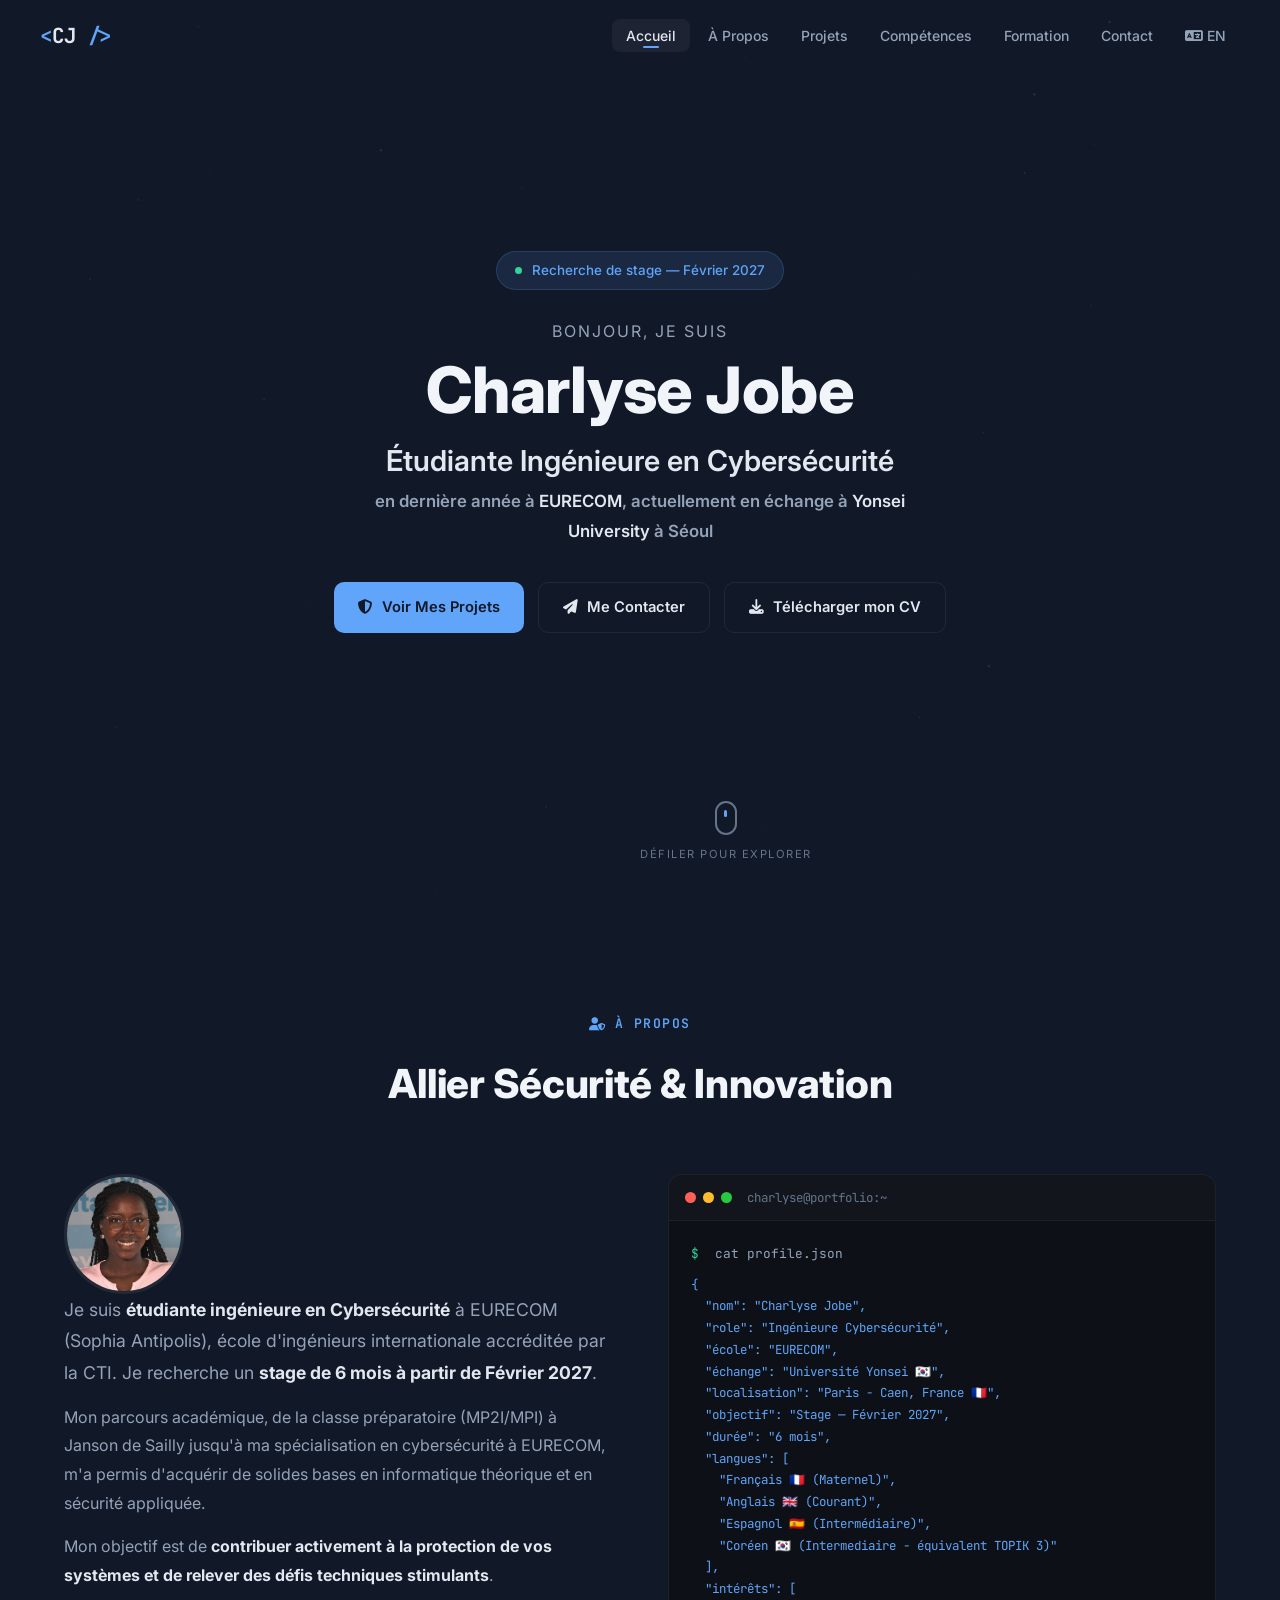
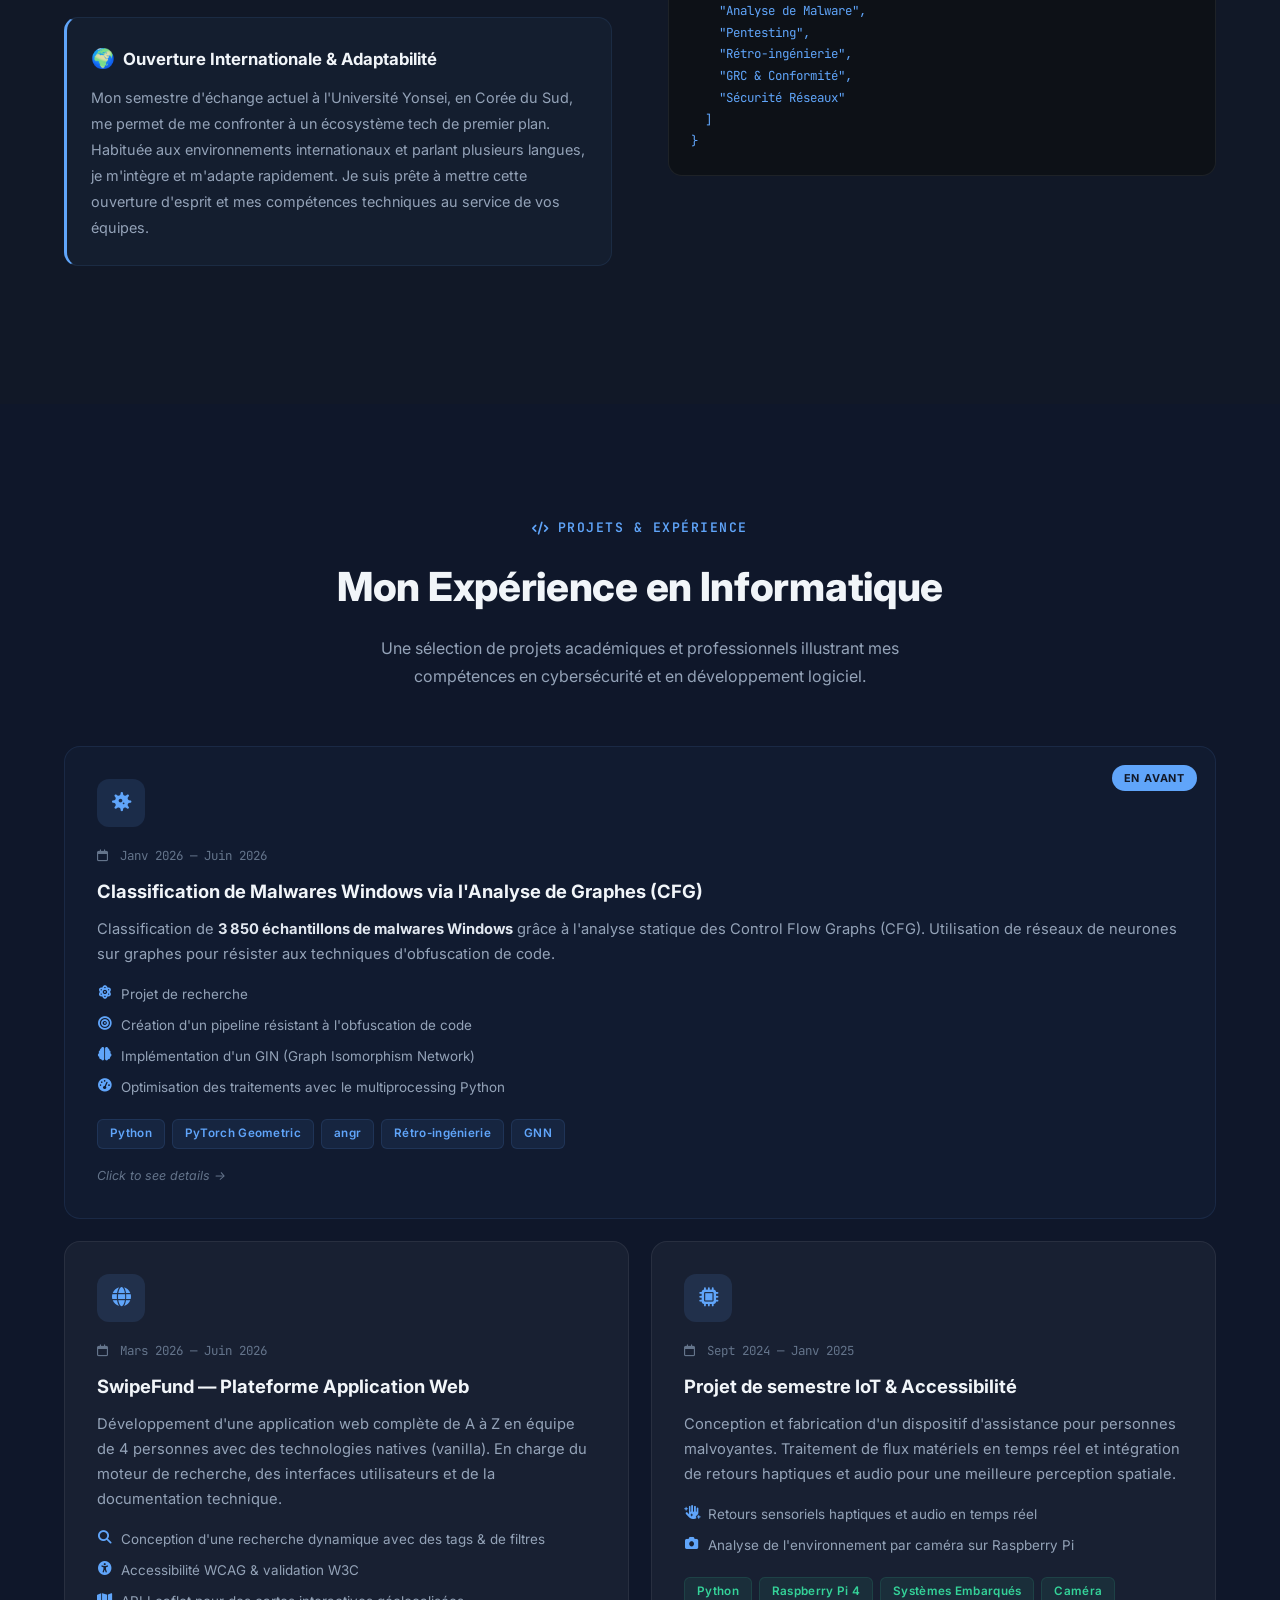
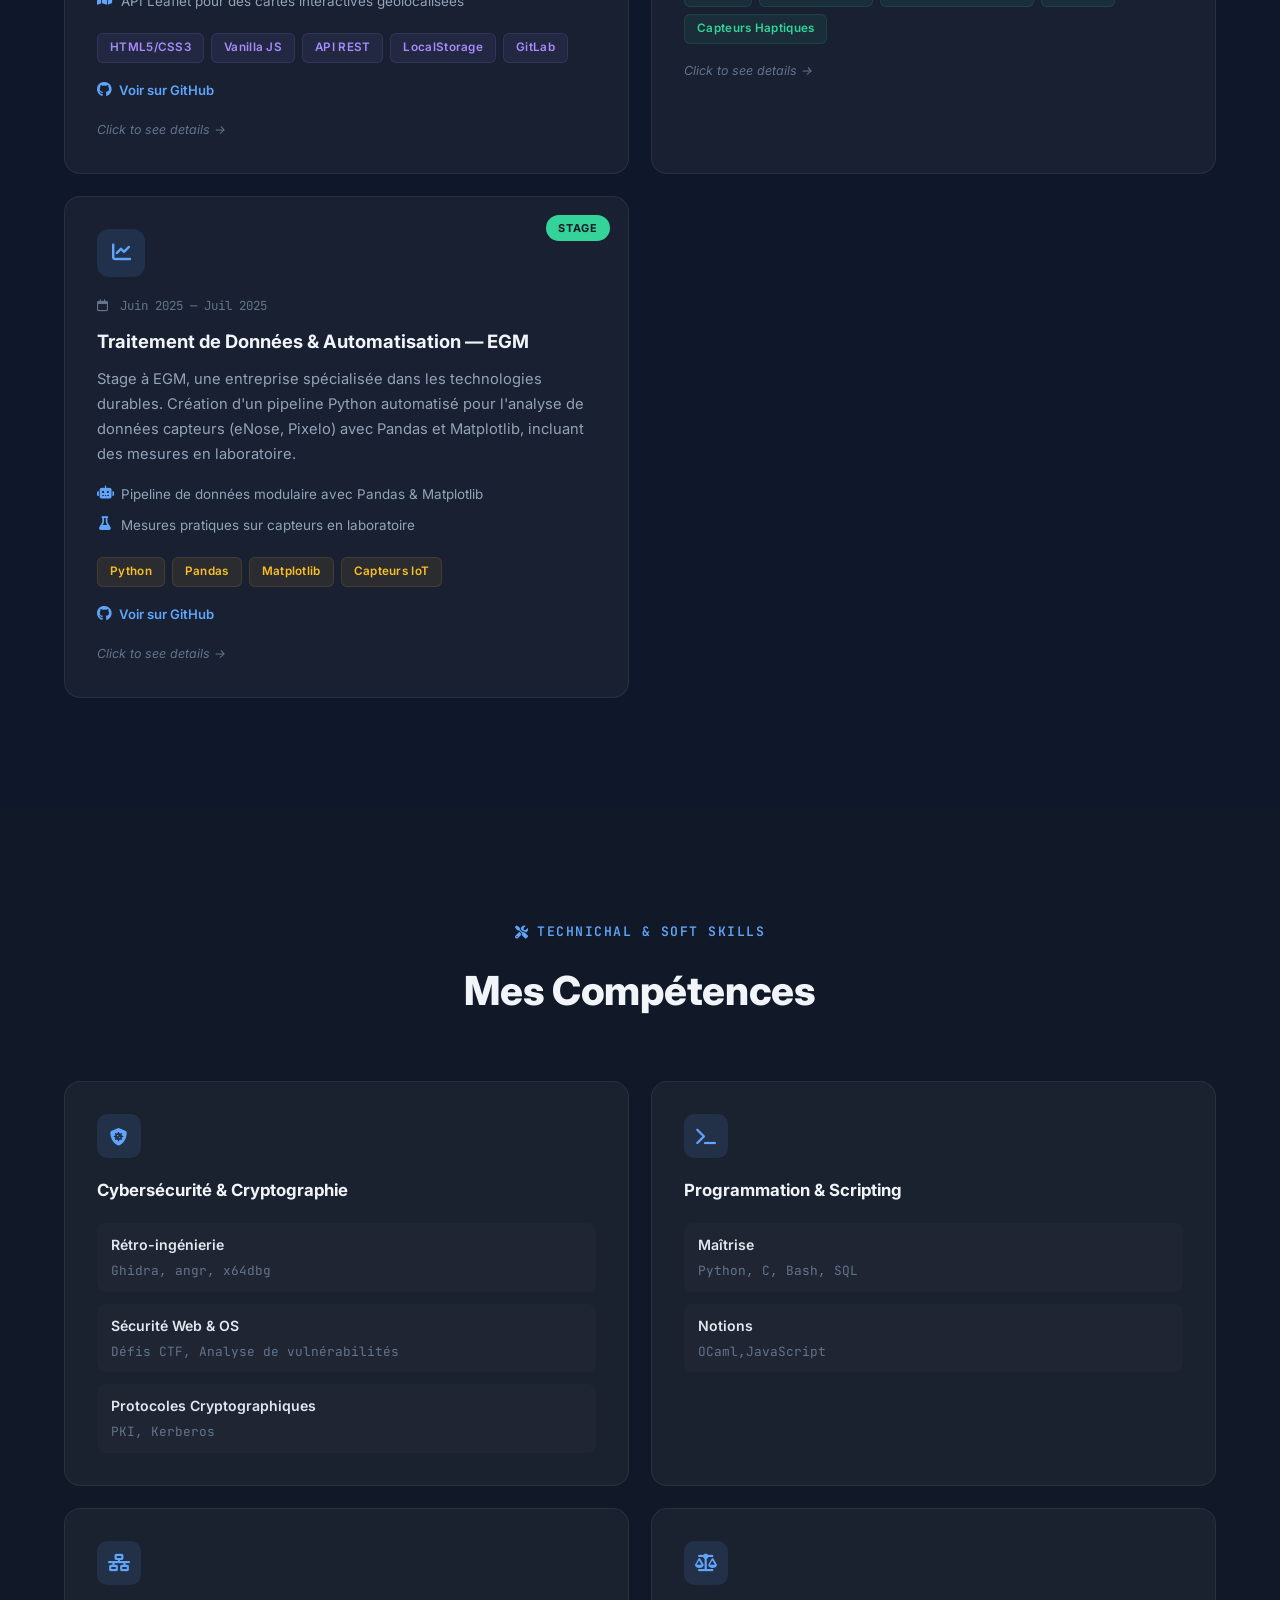
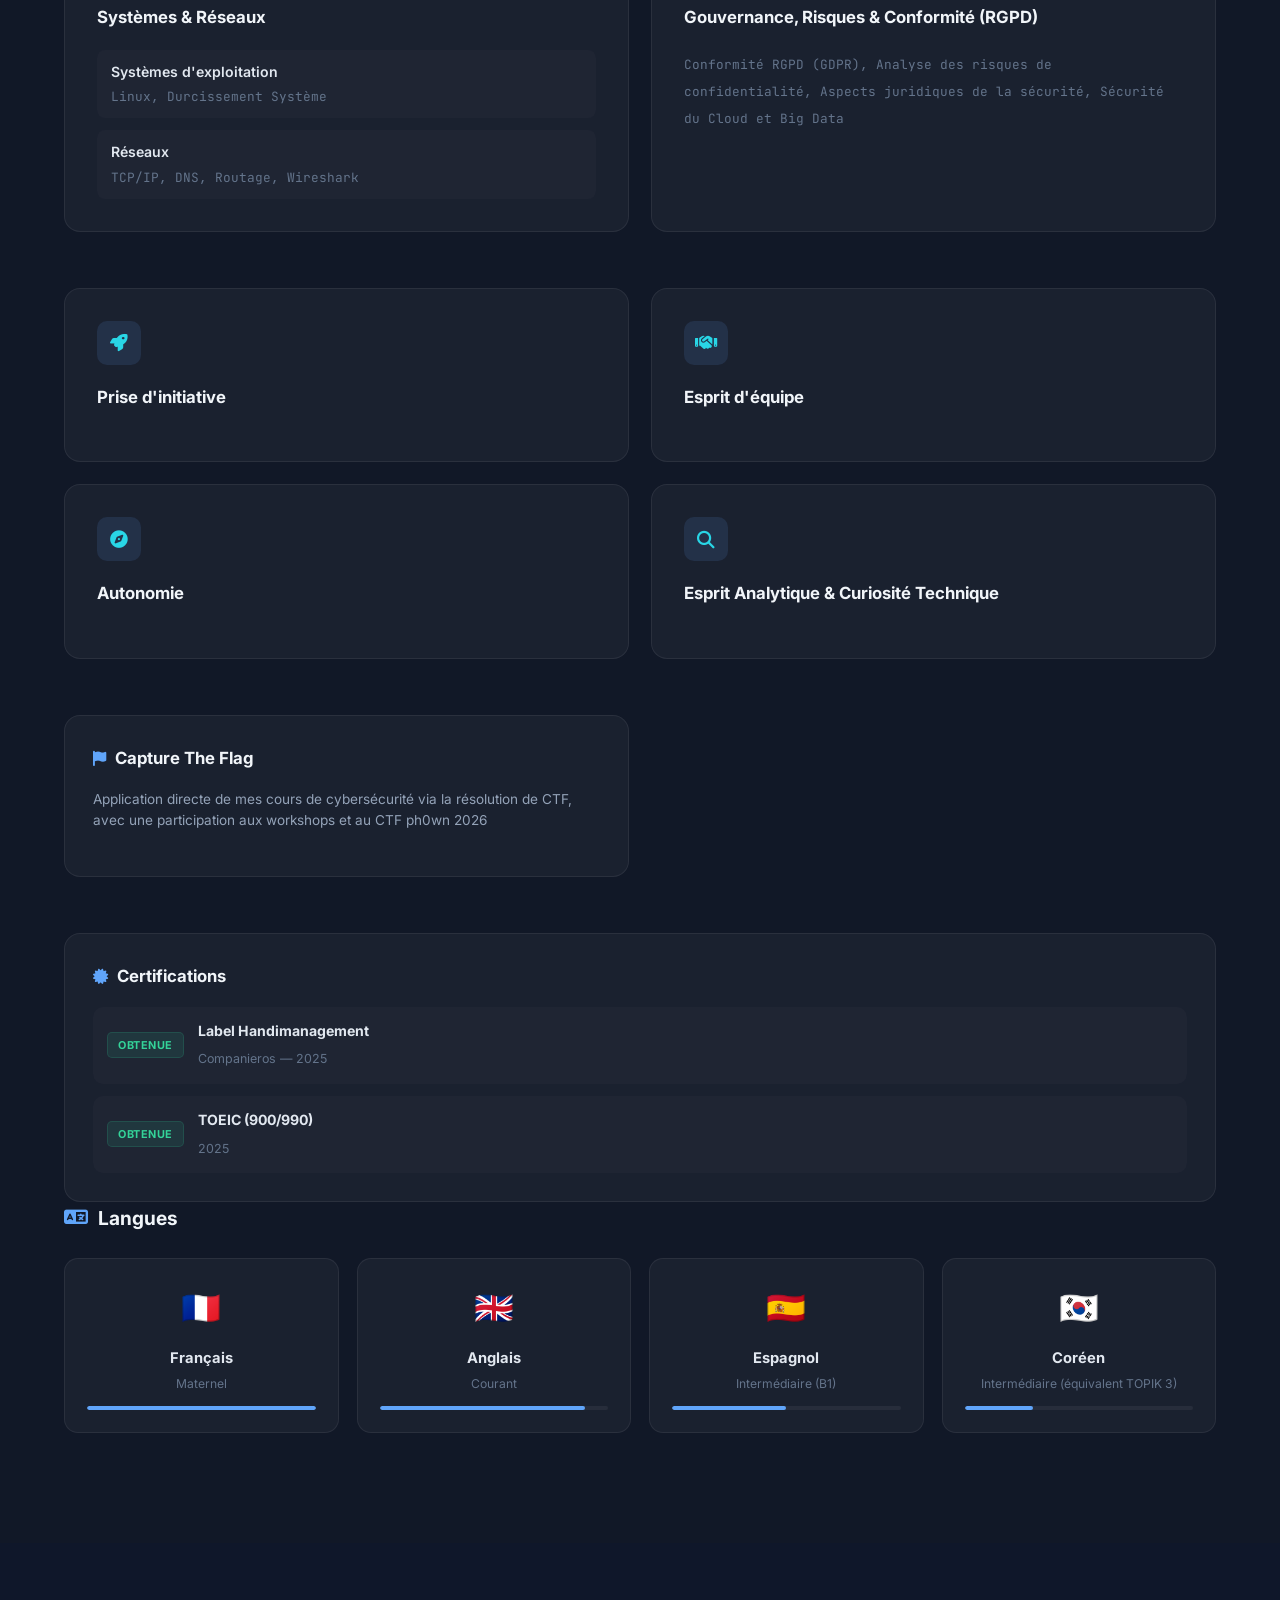
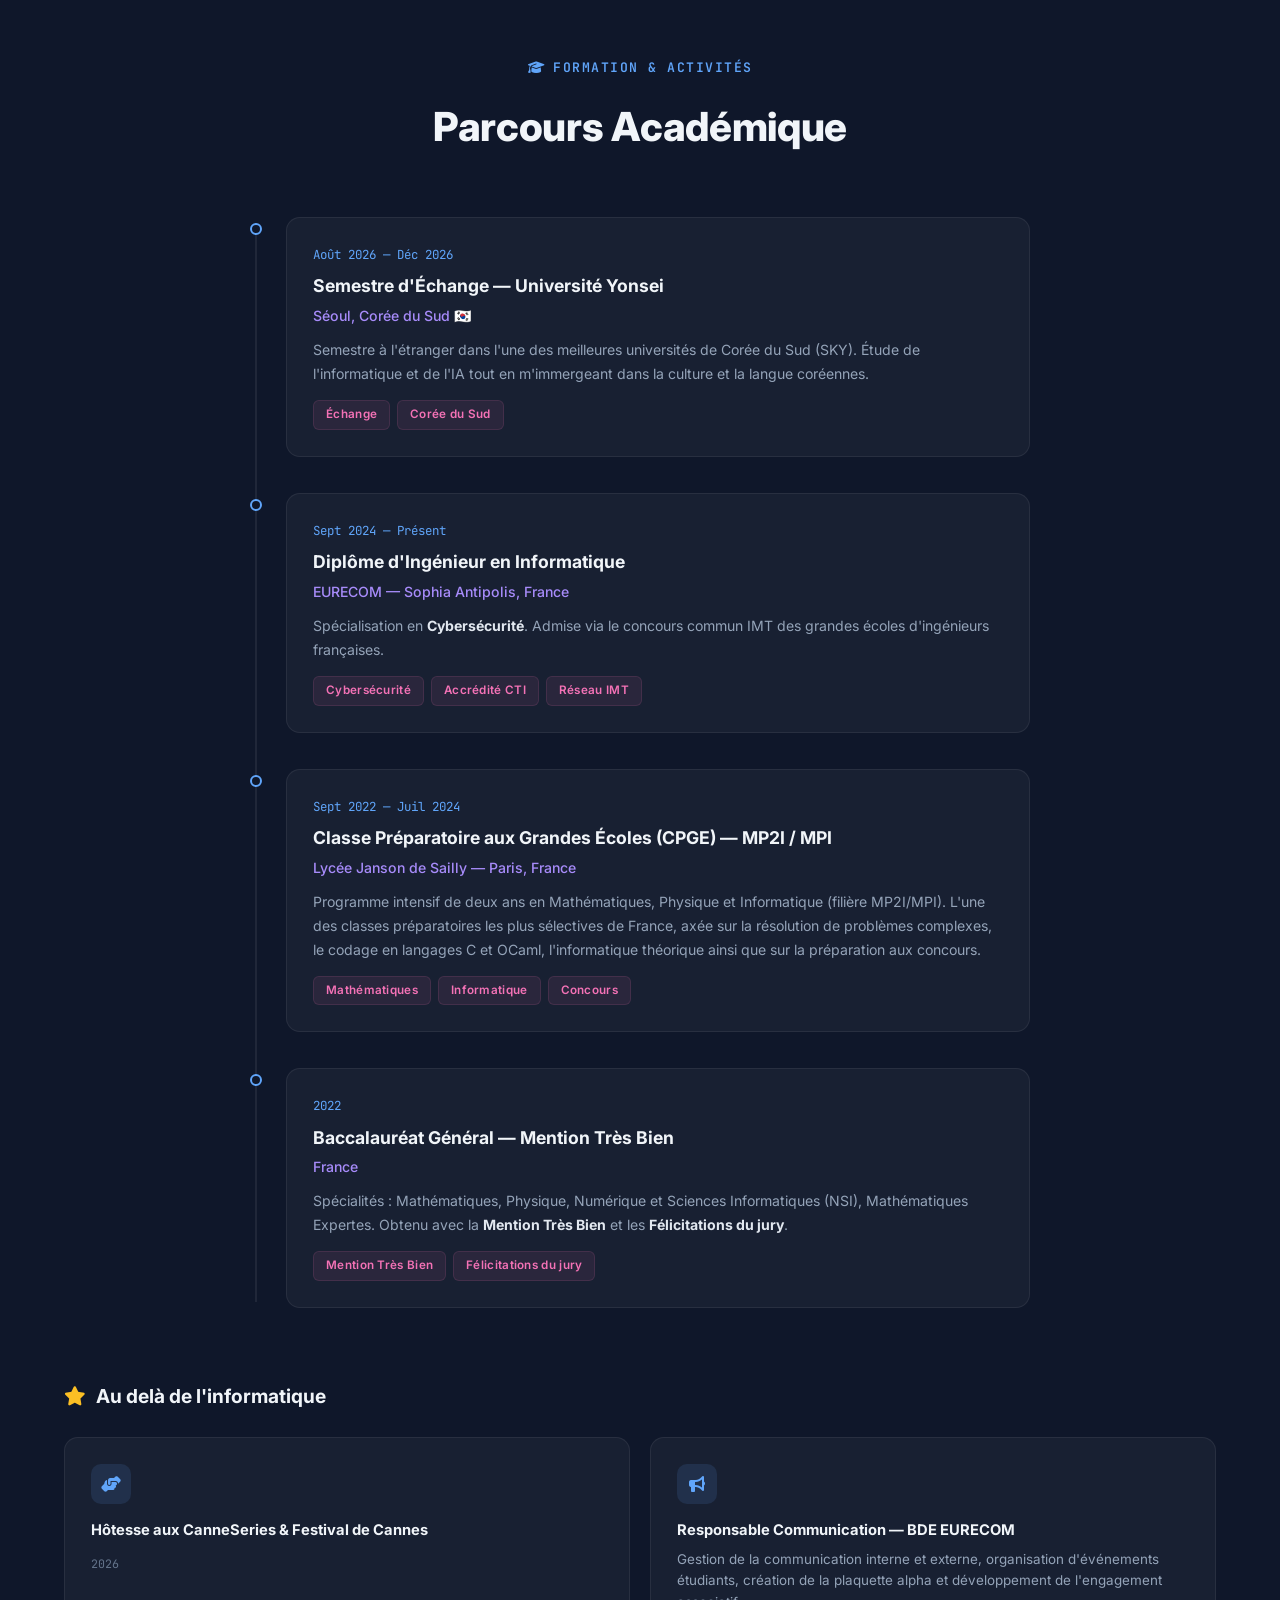
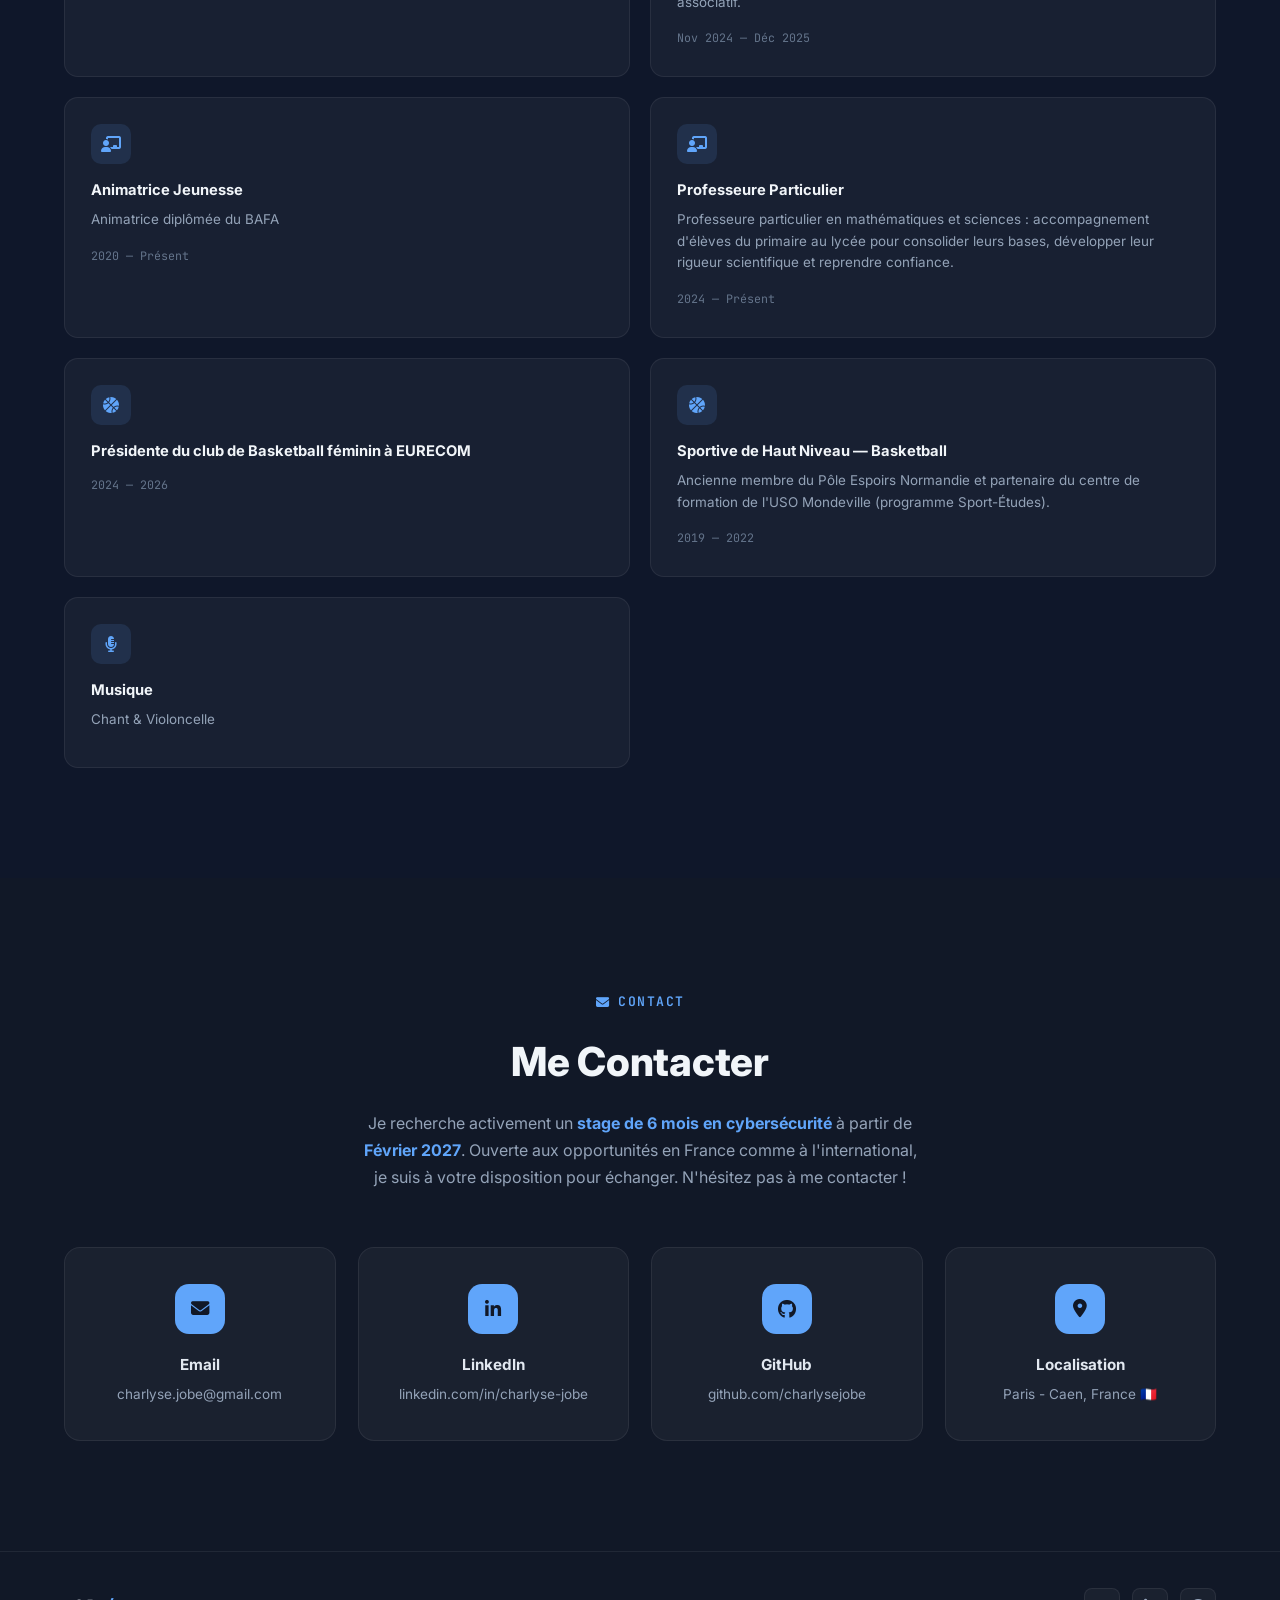
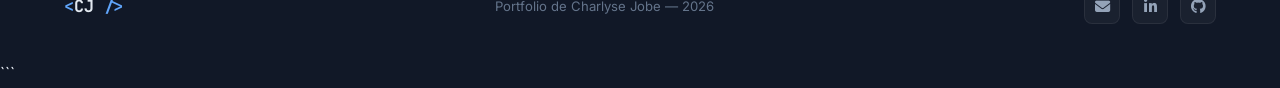
<file: index.html>
<!DOCTYPE html>
<html lang="fr">
<head>
    <meta charset="UTF-8">
    <meta name="viewport" content="width=device-width, initial-scale=1.0">
    <title>Charlyse Jobe — Portfolio Ingénieure Cybersécurité</title>
    <meta name="description" content="Portfolio de Charlyse Jobe, étudiante ingénieure en cybersécurité à EURECOM. Spécialisée en analyse de malwares, rétro-ingénierie et GRC. En recherche d'un stage de 6 mois à partir de janvier 2027.">
    <link rel="preconnect" href="https://fonts.googleapis.com">
    <link rel="preconnect" href="https://fonts.gstatic.com" crossorigin>
    <link href="https://fonts.googleapis.com/css2?family=Inter:wght@300;400;500;600;700;800;900&family=JetBrains+Mono:wght@400;500;700&display=swap" rel="stylesheet">
    <link rel="stylesheet" href="https://cdnjs.cloudflare.com/ajax/libs/font-awesome/6.5.1/css/all.min.css">
    <link rel="stylesheet" href="style.css">
</head>
<body>
    <canvas id="particle-canvas"></canvas>

    <!-- Navigation -->
    <nav class="navbar" id="navbar">
        <a href="#hero" class="nav-logo" style="color: inherit; text-decoration: none;">
            <span class="logo-bracket">&lt;</span>CJ<span class="logo-slash"> /</span><span class="logo-bracket">&gt;</span>
        </a>
        <ul class="nav-links">
            <li><a href="#hero" class="nav-link active">Accueil</a></li>
            <li><a href="#about" class="nav-link">À Propos</a></li>
            <li><a href="#projects" class="nav-link">Projets</a></li>
            <li><a href="#skills" class="nav-link">Compétences</a></li>
            <li><a href="#education" class="nav-link">Formation</a></li>
            <li><a href="#contact" class="nav-link">Contact</a></li>
            <li><a href="index-en.html" class="nav-link"><i class="fas fa-language"></i> EN</a></li>
        </ul>
        <button class="nav-toggle" id="nav-toggle" aria-label="Basculer la navigation">
            <span></span><span></span><span></span>
        </button>
    </nav>

    <div class="mobile-menu" id="mobile-menu">
        <ul class="mobile-nav-links">
            <li><a href="#hero" class="mobile-nav-link">Accueil</a></li>
            <li><a href="#about" class="mobile-nav-link">À Propos</a></li>
            <li><a href="#projects" class="mobile-nav-link">Projets</a></li>
            <li><a href="#skills" class="mobile-nav-link">Compétences</a></li>
            <li><a href="#education" class="mobile-nav-link">Formation</a></li>
            <li><a href="#contact" class="mobile-nav-link">Contact</a></li>
            <li><a href="index-en.html" class="mobile-nav-link"><i class="fas fa-language"></i> EN</a></li>
        </ul>
    </div>

    <!-- Hero Section -->
    <section class="hero" id="hero">
        <div class="hero-content">
            <div class="hero-badge">
                <span class="badge-dot"></span>
                <span>Recherche de stage — Février 2027</span>
            </div>
            <h1 class="hero-name">
                <span class="hero-greeting">Bonjour, je suis</span>
                <span class="hero-name-text">Charlyse Jobe</span>
            </h1>
            <div class="hero-title">
                <span class="hero-title-static">Étudiante Ingénieure en Cybersécurité</span>
                <span class="hero-title-dynamic" id="typed-text"></span>
                <p class="hero-description">
                en dernière année à <strong>EURECOM</strong>, actuellement en échange à <strong>Yonsei University</strong> à Séoul
                </p>
            </div>
            
            <div class="hero-cta">
                <a href="#projects" class="btn btn-primary">
                    <i class="fas fa-shield-halved"></i>
                    Voir Mes Projets
                </a>
                <a href="#contact" class="btn btn-outline">
                    <i class="fas fa-paper-plane"></i>
                    Me Contacter
                </a>
                <a href="./CV_Charlyse_JOBE.pdf" target="_blank" class="btn btn-outline">
                    <i class="fas fa-download"></i>
                    Télécharger mon CV
                </a>
            </div>
        </div>
        <div class="scroll-indicator">
            <div class="mouse"><div class="wheel"></div></div>
            <span>Défiler pour explorer</span>
        </div>
    </section>

    <!-- About Section -->
    <section class="section" id="about">
        <div class="container">
            <div class="section-header">
                <span class="section-tag"><i class="fas fa-user-shield"></i> À Propos</span>
                <h2 class="section-title">Allier Sécurité & Innovation</h2>
            </div>
            <div class="about-grid">
                <div class="about-text">
                    <!-- Photo -->
                    <img src="./ckjeurecom.jpg" alt="Charlyse Jobe" class="about-photo">
                    
                    <p class="about-intro">
                        Je suis <strong>étudiante ingénieure en Cybersécurité</strong> à EURECOM (Sophia Antipolis),
                        école d'ingénieurs internationale accréditée par la CTI. Je recherche un
                        <strong>stage de 6 mois à partir de Février 2027</strong>.
                    </p>
                    <p>
                        Mon parcours académique, de la classe préparatoire (MP2I/MPI) à Janson de Sailly jusqu'à ma spécialisation en cybersécurité à EURECOM,
                        m'a permis d'acquérir de solides bases en informatique théorique et en sécurité appliquée.
                    </p>
                    <p>
                        Mon objectif est de <strong>contribuer activement à la protection de vos systèmes et de relever des défis techniques stimulants</strong>.
                    </p>

                    <!-- International Mindset -->
                    <div class="why-korea" data-reveal>
                        <h3><span class="flag-icon">🌍</span> Ouverture Internationale & Adaptabilité</h3>
                        <p>
                            Mon semestre d'échange actuel à l'Université Yonsei, en Corée du Sud, me permet de me confronter à un écosystème tech de premier plan. 
                            Habituée aux environnements internationaux et parlant plusieurs langues, je m'intègre et m'adapte rapidement. 
                            Je suis prête à mettre cette ouverture d'esprit et mes compétences techniques au service de vos équipes.
                        </p>
                    </div>
                </div>
                <div class="about-card">
                    <div class="terminal-window">
                        <div class="terminal-header">
                            <span class="terminal-dot red"></span>
                            <span class="terminal-dot yellow"></span>
                            <span class="terminal-dot green"></span>
                            <span class="terminal-title">charlyse@portfolio:~</span>
                        </div>
                        <div class="terminal-body">
                            <p><span class="prompt">$</span> cat profile.json</p>
                            <pre><code>{
  "nom": "Charlyse Jobe",
  "role": "Ingénieure Cybersécurité",
  "école": "EURECOM",
  "échange": "Université Yonsei 🇰🇷",
  "localisation": "Paris - Caen, France 🇫🇷",
  "objectif": "Stage — Février 2027",
  "durée": "6 mois",
  "langues": [
    "Français 🇫🇷 (Maternel)",
    "Anglais 🇬🇧 (Courant)",
    "Espagnol 🇪🇸 (Intermédiaire)",
    "Coréen 🇰🇷 (Intermediaire - équivalent TOPIK 3)"
  ],
  "intérêts": [
    "Analyse de Malware",
    "Pentesting",
    "Rétro-ingénierie",
    "GRC & Conformité",
    "Sécurité Réseaux"
  ]
}</code></pre>
                        </div>
                    </div>
                </div>
            </div>
        </div>
    </section>

    <!-- Projects Section -->
    <section class="section section-alt" id="projects">
        <div class="container">
            <div class="section-header">
                <span class="section-tag"><i class="fas fa-code"></i> Projets & Expérience</span>
                <h2 class="section-title">Mon Expérience en Informatique</h2>
                <p class="section-subtitle">Une sélection de projets académiques et professionnels illustrant mes compétences en cybersécurité et en développement logiciel.</p>
            </div>
            
            <div class="projects-grid">
                <!-- Projet Malware -->
                <div class="project-card featured" data-reveal data-modal="modal-malware" style="cursor:pointer">
                    <div class="project-icon"><i class="fas fa-virus"></i></div>
                    <div class="project-badge">En avant</div>
                    <div class="project-date"><i class="far fa-calendar"></i> Janv 2026 — Juin 2026</div>
                    <h3 class="project-title">Classification de Malwares Windows via l'Analyse de Graphes (CFG)</h3>
                    <p class="project-description">
                        Classification de <strong>3 850 échantillons de malwares Windows</strong> grâce à l'analyse statique des Control Flow Graphs (CFG).
                        Utilisation de réseaux de neurones sur graphes pour résister aux techniques d'obfuscation de code.
                    </p>
                    <div class="project-details">
                        <div class="detail-item"><i class="fa-solid fa-atom"></i><span>Projet de recherche</span></div>
                        <div class="detail-item"><i class="fas fa-bullseye"></i><span>Création d'un pipeline résistant à l'obfuscation de code</span></div>
                        <div class="detail-item"><i class="fas fa-brain"></i><span>Implémentation d'un GIN (Graph Isomorphism Network)</span></div>
                        <div class="detail-item"><i class="fas fa-tachometer-alt"></i><span>Optimisation des traitements avec le multiprocessing Python</span></div>
                    </div>
                    <div class="project-tags">
                        <span class="tag tag-cyber">Python</span>
                        <span class="tag tag-cyber">PyTorch Geometric</span>
                        <span class="tag tag-cyber">angr</span>
                        <span class="tag tag-cyber">Rétro-ingénierie</span>
                        <span class="tag tag-cyber">GNN</span>
                    </div>
                </div>

                <!-- Projet SwipeFund -->
                <div class="project-card" data-reveal data-modal="modal-swipefund" style="cursor:pointer">
                    <div class="project-icon"><i class="fas fa-globe"></i></div>
                    <div class="project-date"><i class="far fa-calendar"></i> Mars 2026 — Juin 2026</div>
                    <h3 class="project-title">SwipeFund — Plateforme Application Web</h3>
                    <p class="project-description">
                        Développement d'une application web complète de A à Z en équipe de 4 personnes avec des technologies natives (vanilla).
                        En charge du moteur de recherche, des interfaces utilisateurs et de la documentation technique.
                    </p>
                    <div class="project-details">
                        <div class="detail-item"><i class="fas fa-search"></i><span>Conception d'une recherche dynamique avec des tags & de filtres </span></div>
                        <div class="detail-item"><i class="fas fa-universal-access"></i><span>Accessibilité WCAG & validation W3C</span></div>
                        <div class="detail-item"><i class="fas fa-map"></i><span>API Leaflet pour des cartes interactives géolocalisées</span></div>
                    </div>
                    <div class="project-tags">
                        <span class="tag tag-dev">HTML5/CSS3</span>
                        <span class="tag tag-dev">Vanilla JS</span>
                        <span class="tag tag-dev">API REST</span>
                        <span class="tag tag-dev">LocalStorage</span>
                        <span class="tag tag-dev">GitLab</span>
                    </div>
                    <a href="https://github.com/charlysejobe/swipe-fund-web-app" target="_blank" rel="noopener" class="project-link"><i class="fab fa-github"></i> Voir sur GitHub</a>
                </div>

                <!-- Projet IoT -->
                <div class="project-card" data-reveal data-modal="modal-iot" style="cursor:pointer">
                    <div class="project-icon"><i class="fas fa-microchip"></i></div>
                    <div class="project-date"><i class="far fa-calendar"></i> Sept 2024 — Janv 2025</div>
                    <h3 class="project-title">Projet de semestre IoT & Accessibilité</h3>
                    <p class="project-description">
                        Conception et fabrication d'un dispositif d'assistance pour personnes malvoyantes.
                        Traitement de flux matériels en temps réel et intégration de retours haptiques et audio
                        pour une meilleure perception spatiale.
                    </p>
                    <div class="project-details">
                        <div class="detail-item"><i class="fas fa-hand-sparkles"></i><span>Retours sensoriels haptiques et audio en temps réel</span></div>
                        <div class="detail-item"><i class="fas fa-camera"></i><span>Analyse de l'environnement par caméra sur Raspberry Pi</span></div>
                    </div>
                    <div class="project-tags">
                        <span class="tag tag-iot">Python</span>
                        <span class="tag tag-iot">Raspberry Pi 4</span>
                        <span class="tag tag-iot">Systèmes Embarqués</span>
                        <span class="tag tag-iot">Caméra</span>
                        <span class="tag tag-iot">Capteurs Haptiques</span>
                    </div>
                </div>

                <!-- Projet EGM -->
                <div class="project-card" data-reveal data-modal="modal-egm" style="cursor:pointer">
                    <div class="project-icon"><i class="fas fa-chart-line"></i></div>
                    <div class="project-badge badge-work">Stage</div>
                    <div class="project-date"><i class="far fa-calendar"></i> Juin 2025 — Juil 2025</div>
                    <h3 class="project-title">Traitement de Données & Automatisation — EGM</h3>
                    <p class="project-description">
                        Stage à EGM, une entreprise spécialisée dans les technologies durables.
                        Création d'un pipeline Python automatisé pour l'analyse de données capteurs (eNose, Pixelo)
                        avec Pandas et Matplotlib, incluant des mesures en laboratoire.
                    </p>
                    <div class="project-details">
                        <div class="detail-item"><i class="fas fa-robot"></i><span>Pipeline de données modulaire avec Pandas & Matplotlib</span></div>
                        <div class="detail-item"><i class="fas fa-flask"></i><span>Mesures pratiques sur capteurs en laboratoire</span></div>
                    </div>
                    <div class="project-tags">
                        <span class="tag tag-data">Python</span>
                        <span class="tag tag-data">Pandas</span>
                        <span class="tag tag-data">Matplotlib</span>
                        <span class="tag tag-data">Capteurs IoT</span>
                    </div>
                    <a href="https://github.com/charlysejobe/egm_internship" target="_blank" rel="noopener" class="project-link"><i class="fab fa-github"></i> Voir sur GitHub</a>
                </div>
            </div>
        </div>
    </section>

    <!-- Skills Section -->
    <section class="section" id="skills">
        <div class="container">
            <div class="section-header">
                <span class="section-tag"><i class="fas fa-tools"></i> Technichal & Soft Skills</span>
                <h2 class="section-title">Mes Compétences</h2>
            </div>
            <div class="skills-grid">
                <div class="skill-category" data-reveal>
                    <div class="skill-category-icon"><i class="fas fa-shield-virus"></i></div>
                    <h3>Cybersécurité & Cryptographie</h3>
                    <div class="skill-items">
                        <div class="skill-item">
                            <span class="skill-name">Rétro-ingénierie</span>
                            <div class="skill-tools">Ghidra, angr, x64dbg</div>
                        </div>
                        <div class="skill-item">
                            <span class="skill-name">Sécurité Web & OS</span>
                            <div class="skill-tools">Défis CTF, Analyse de vulnérabilités</div>
                        </div>
                        <div class="skill-item">
                            <span class="skill-name">Protocoles Cryptographiques</span>
                            <div class="skill-tools">PKI, Kerberos</div>
                        </div>
                    </div>
                </div>
                <div class="skill-category" data-reveal>
                    <div class="skill-category-icon"><i class="fas fa-terminal"></i></div>
                    <h3>Programmation & Scripting</h3>
                    <div class="skill-items">
                        <div class="skill-item">
                            <span class="skill-name">Maîtrise</span>
                            <div class="skill-tools">Python, C, Bash, SQL</div>
                        </div>
                        <div class="skill-item">
                            <span class="skill-name">Notions</span>
                            <div class="skill-tools">OCaml,JavaScript</div>
                        </div>
                    </div>
                </div>
                <div class="skill-category" data-reveal>
                    <div class="skill-category-icon"><i class="fas fa-network-wired"></i></div>
                    <h3>Systèmes & Réseaux</h3>
                    <div class="skill-items">
                        <div class="skill-item">
                            <span class="skill-name">Systèmes d'exploitation</span>
                            <div class="skill-tools">Linux, Durcissement Système</div>
                        </div>
                        <div class="skill-item">
                            <span class="skill-name">Réseaux</span>
                            <div class="skill-tools">TCP/IP, DNS, Routage, Wireshark</div>
                        </div>
                    </div>
                </div>
                <div class="skill-category" data-reveal>
                    <div class="skill-category-icon"><i class="fas fa-scale-balanced"></i></div>
                    <h3>Gouvernance, Risques & Conformité (RGPD)</h3>
                     <span class="skill-tools">Conformité RGPD (GDPR), Analyse des risques de confidentialité, Aspects juridiques de la sécurité,
                        Sécurité du Cloud et Big Data</span>
                </div>
            </div>
            <div class="skills-grid">
                <div class="skill-category" data-reveal>
                    <div class="skill-category-icon"><i class="fas fa-rocket"></i></div>
                    <h3>Prise d'initiative</h3>
                </div>
                <div class="skill-category" data-reveal>
                    <div class="skill-category-icon"><i class="fas fa-handshake"></i></div>
                    <h3>Esprit d'équipe</h3>
                </div>
                <div class="skill-category" data-reveal>
                    <div class="skill-category-icon"><i class="fas fa-compass"></i></div>
                    <h3>Autonomie</h3>
                </div>
                <div class="skill-category" data-reveal>
                    <div class="skill-category-icon"><i class="fas fa-magnifying-glass"></i></div>
                    <h3>Esprit Analytique & Curiosité Technique</h3>
                </div>
            </div>

             <!-- CTF & Certifications -->
            <div class="ctf-certs-grid">
                <!-- CTF Profiles -->
                <div class="ctf-section" data-reveal>
                    <h3 class="subsection-title"><i class="fas fa-flag"></i>Capture The Flag</h3>
                    <p class="ctf-intro">Application directe de mes cours de cybersécurité via la résolution de CTF, avec une participation aux workshops et au CTF ph0wn 2026</p>
                </div>
            </div>
            <!-- Certifications -->
            <div class="certs-section" data-reveal>
                <h3 class="subsection-title"><i class="fas fa-certificate"></i> Certifications</h3>
                <div class="cert-list">
                    <div class="cert-item">
                        <div class="cert-status obtained">Obtenue</div>
                        <div>
                            <strong>Label Handimanagement</strong>
                            <span>Companieros — 2025</span>
                        </div>
                    </div> 
                    <div class="cert-item">
                        <div class="cert-status obtained">Obtenue</div>
                        <div>
                            <strong>TOEIC (900/990)</strong>
                            <span>2025</span>
                        </div>
                    </div>
                </div>
            </div>
            
            <!-- Languages Spoken -->
            <div class="languages-section">
                <h3 class="languages-title"><i class="fas fa-language"></i> Langues</h3>
                <div class="languages-grid">
                    <div class="language-card" data-reveal>
                        <span class="language-flag">🇫🇷</span>
                        <span class="language-name">Français</span>
                        <span class="language-level">Maternel</span>
                        <div class="language-bar"><div class="language-fill" style="--fill-width: 100%"></div></div>
                    </div>
                    <div class="language-card" data-reveal>
                        <span class="language-flag">🇬🇧</span>
                        <span class="language-name">Anglais</span>
                        <span class="language-level">Courant</span>
                        <div class="language-bar"><div class="language-fill" style="--fill-width: 90%"></div></div>
                    </div>
                    <div class="language-card" data-reveal>
                        <span class="language-flag">🇪🇸</span>
                        <span class="language-name">Espagnol</span>
                        <span class="language-level">Intermédiaire (B1)</span>
                        <div class="language-bar"><div class="language-fill" style="--fill-width: 50%"></div></div>
                    </div>
                    <div class="language-card" data-reveal>
                        <span class="language-flag">🇰🇷</span>
                        <span class="language-name">Coréen</span>
                        <span class="language-level">Intermédiaire (équivalent TOPIK 3)</span>
                        <div class="language-bar"><div class="language-fill" style="--fill-width: 30%"></div></div>
                    </div>
                </div>
            </div>
        </div>
    </section>

    <!-- Education Section -->
    <section class="section section-alt" id="education">
        <div class="container">
            <div class="section-header">
                <span class="section-tag"><i class="fas fa-graduation-cap"></i> Formation & Activités</span>
                <h2 class="section-title">Parcours Académique</h2>
            </div>
            <div class="timeline">
                <div class="timeline-item" data-reveal>
                    <div class="timeline-marker"></div>
                    <div class="timeline-content">
                        <div class="timeline-date">Août 2026 — Déc 2026</div>
                        <h3>Semestre d'Échange — Université Yonsei</h3>
                        <h4>Séoul, Corée du Sud 🇰🇷</h4>
                        <p>Semestre à l'étranger dans l'une des meilleures universités de Corée du Sud (SKY). Étude de l'informatique et de l'IA tout en m'immergeant dans la culture et la langue coréennes.</p>
                        <div class="timeline-tags">
                            <span class="tag tag-edu">Échange</span>
                            <span class="tag tag-edu">Corée du Sud</span>
                        </div>
                    </div>
                </div>
                <div class="timeline-item" data-reveal>
                    <div class="timeline-marker"></div>
                    <div class="timeline-content">
                        <div class="timeline-date">Sept 2024 — Présent</div>
                        <h3>Diplôme d'Ingénieur en Informatique</h3>
                        <h4>EURECOM — Sophia Antipolis, France</h4>
                        <p>Spécialisation en <strong>Cybersécurité</strong>. Admise via le concours commun IMT des grandes écoles d'ingénieurs françaises.</p>
                        <div class="timeline-tags">
                            <span class="tag tag-edu">Cybersécurité</span>
                            <span class="tag tag-edu">Accrédité CTI</span>
                            <span class="tag tag-edu">Réseau IMT</span>
                        </div>
                    </div>
                </div>
                <div class="timeline-item" data-reveal>
                    <div class="timeline-marker"></div>
                    <div class="timeline-content">
                        <div class="timeline-date">Sept 2022 — Juil 2024</div>
                        <h3>Classe Préparatoire aux Grandes Écoles (CPGE) — MP2I / MPI</h3>
                        <h4>Lycée Janson de Sailly — Paris, France</h4>
                        <p>Programme intensif de deux ans en Mathématiques, Physique et Informatique (filière MP2I/MPI). L'une des classes préparatoires les plus sélectives de France, axée sur la résolution de problèmes complexes, le codage en langages C et OCaml, l'informatique théorique ainsi que sur la préparation aux concours.</p>
                        <div class="timeline-tags">
                            <span class="tag tag-edu">Mathématiques</span>
                            <span class="tag tag-edu">Informatique</span>
                            <span class="tag tag-edu">Concours</span>
                        </div>
                    </div>
                </div>
                <div class="timeline-item" data-reveal>
                    <div class="timeline-marker"></div>
                    <div class="timeline-content">
                        <div class="timeline-date">2022</div>
                        <h3>Baccalauréat Général — Mention Très Bien</h3>
                        <h4>France</h4>
                        <p>Spécialités : Mathématiques, Physique, Numérique et Sciences Informatiques (NSI), Mathématiques Expertes. Obtenu avec la <strong>Mention Très Bien</strong> et les <strong>Félicitations du jury</strong>.</p>
                        <div class="timeline-tags">
                            <span class="tag tag-edu">Mention Très Bien</span>
                            <span class="tag tag-edu">Félicitations du jury</span>
                        </div>
                    </div>
                </div>
            </div>

            <div class="extra-section">
                <h3 class="extra-title"><i class="fas fa-star"></i> Au delà de l'informatique</h3>
                <div class="extra-grid">
                    <div class="extra-card" data-reveal>
                        <div class="extra-icon"><i class="fas fa-handshake-angle"></i></div>
                        <h4>Hôtesse aux CanneSeries & Festival de Cannes</h4>
                        <span class="extra-date">2026</span>
                    </div>
                    <div class="extra-card" data-reveal>
                        <div class="extra-icon"><i class="fas fa-bullhorn"></i></div>
                        <h4>Responsable Communication — BDE EURECOM</h4>
                        <p>Gestion de la communication interne et externe, organisation d'événements étudiants, création de la plaquette alpha et développement de l'engagement associatif.</p>
                        <span class="extra-date">Nov 2024 — Déc 2025</span>
                    </div>
                    <div class="extra-card" data-reveal>
                        <div class="extra-icon"><i class="fas fa-chalkboard-teacher"></i></div>
                        <h4>Animatrice Jeunesse</h4>
                        <p>Animatrice diplômée du BAFA</p>
                        <span class="extra-date">2020 — Présent</span>
                    </div>
                    <div class="extra-card" data-reveal>
                        <div class="extra-icon"><i class="fas fa-chalkboard-teacher"></i></div>
                        <h4>Professeure Particulier</h4>
                        <p>Professeure particulier en mathématiques et sciences : accompagnement d'élèves du primaire au lycée pour consolider leurs bases, développer leur rigueur scientifique et reprendre confiance.</p>
                        <span class="extra-date">2024 — Présent</span>
                    </div>
                    <div class="extra-card" data-reveal>
                        <div class="extra-icon"><i class="fas fa-basketball"></i></div>
                        <h4>Présidente du club de Basketball féminin à EURECOM</h4>
                        <span class="extra-date">2024 — 2026</span>
                    </div>
                    <div class="extra-card" data-reveal>
                        <div class="extra-icon"><i class="fas fa-basketball"></i></div>
                        <h4>Sportive de Haut Niveau — Basketball</h4>
                        <p>Ancienne membre du Pôle Espoirs Normandie et partenaire du centre de formation de l'USO Mondeville (programme Sport-Études).</p>
                        <span class="extra-date">2019 — 2022</span>
                    </div>
                    <div class="extra-card" data-reveal>
                        <div class="extra-icon"><i class="fas fa-microphone-lines"></i></div>
                        <h4>Musique</h4>
                    <p>Chant & Violoncelle</p>
                    </div>
                    
                </div>
            </div>
        </div>
    </section>

    <!-- Contact Section -->
    <section class="section" id="contact">
        <div class="container">
            <div class="section-header">
                <span class="section-tag"><i class="fas fa-envelope"></i> Contact</span>
                <h2 class="section-title">Me Contacter</h2>
                <p class="section-subtitle">
                    Je recherche activement un <strong>stage de 6 mois en cybersécurité</strong> à partir de <strong>Février 2027</strong>.
                    Ouverte aux opportunités en France comme à l'international, je suis à votre disposition pour échanger. N'hésitez pas à me contacter !</p>
            </div>
            <div class="contact-grid">
                <a href="mailto:charlyse.jobe@gmail.com" class="contact-card" data-reveal>
                    <div class="contact-icon"><i class="fas fa-envelope"></i></div>
                    <h3>Email</h3>
                    <p>charlyse.jobe@gmail.com</p>
                </a>
                <a href="https://linkedin.com/in/charlyse-jobe" target="_blank" rel="noopener" class="contact-card" data-reveal>
                    <div class="contact-icon"><i class="fab fa-linkedin-in"></i></div>
                    <h3>LinkedIn</h3>
                    <p>linkedin.com/in/charlyse-jobe</p>
                </a>
                <a href="https://github.com/charlysejobe" target="_blank" rel="noopener" class="contact-card" data-reveal>
                    <div class="contact-icon"><i class="fab fa-github"></i></div>
                    <h3>GitHub</h3>
                    <p>github.com/charlysejobe</p>
                </a>
                <div class="contact-card" data-reveal>
                    <div class="contact-icon"><i class="fas fa-map-marker-alt"></i></div>
                    <h3>Localisation</h3>
                    <p>Paris - Caen, France 🇫🇷</p>
                </div>
            </div>
        </div>
    </section>

    <!-- Footer -->
    <footer class="footer">
        <div class="container">
            <div class="footer-content">
                <div class="footer-logo">
                    <span class="logo-bracket">&lt;</span>CJ<span class="logo-slash"> /</span><span class="logo-bracket">&gt;</span>
                </div>
                <p> Portfolio de Charlyse Jobe — 2026</p>
                <div class="footer-links">
                    <a href="mailto:charlyse.jobe@gmail.com" aria-label="Email"><i class="fas fa-envelope"></i></a>
                    <a href="https://linkedin.com/in/charlyse-jobe" target="_blank" rel="noopener" aria-label="LinkedIn"><i class="fab fa-linkedin-in"></i></a>
                    <a href="https://github.com/charlysejobe" target="_blank" rel="noopener" aria-label="GitHub"><i class="fab fa-github"></i></a>
                </div>
            </div>
        </div>
    </footer>

    <!-- Project Detail Modals -->
    <div class="modal-overlay" id="modal-overlay"></div>

    <!-- Modal: Malware Classification -->
    <div class="project-modal" id="modal-malware">
        <button class="modal-close" aria-label="Fermer"><i class="fas fa-xmark"></i></button>
        <div class="modal-banner">
            <img src="./img-malware.jpg" alt="Schéma du pipeline de classification de malwares">
        </div>
        <div class="modal-body">
            <span class="modal-tag">Projet de Semestre — Cybersécurité & IA</span>
            <h2>Classification de Malwares Windows via l'Analyse de Graphes (CFG)</h2>
            <div class="modal-meta">
                <span><i class="far fa-calendar"></i> Janv 2026 — Juin 2026</span>
                <span><i class="fas fa-school"></i> EURECOM</span>
            </div>

            <div class="modal-section">
                <h3>Contexte & Défi</h3>
                <p>La détection traditionnelle de malwares repose sur des méthodes basées sur les signatures, facilement contournables via l'obfuscation de code. Ce projet visait à développer une <strong>approche de classification résistante à l'obfuscation</strong> en analysant les propriétés structurelles des binaires malveillants plutôt que leur contenu brut.</p>
            </div>

            <div class="modal-section">
                <h3>Approche</h3>
                <ol>
                    <li><strong>Analyse Binaire :</strong> Extraction des Control Flow Graphs (CFG) à partir de 3 850 échantillons de malwares Windows PE à l'aide d'<em>angr</em>, un puissant framework de rétro-ingénierie.</li>
                    <li><strong>Représentation Graphique :</strong> Conversion de chaque CFG en une structure de données adaptée au Machine Learning, tout en préservant les relations structurelles entre les blocs de code.</li>
                    <li><strong>Classification GNN :</strong> Entraînement d'un Graph Isomorphism Network (GIN) via PyTorch Geometric pour classifier les malwares par familles en se basant uniquement sur la structure de leur graphe de contrôle.</li>
                    <li><strong>Optimisation :</strong> Implémentation du multiprocessing en Python pour paralléliser l'étape d'analyse binaire, réduisant considérablement le temps de traitement.</li>
                </ol>
            </div>

            <div class="modal-section">
                <h3>Résultats Clés</h3>
                <ul>
                    <li><strong>Traitement des données :</strong> Extraction et traitement réussis de 3 850 CFG statiques répartis sur <strong>235 familles distinctes de malwares</strong> grâce à angr.</li>
                    <li><strong>Architecture du modèle :</strong> Conception et entraînement d'un GIN à 2 couches avec Batch Normalization et Global Mean Pooling pour traiter des graphes massifs et obfusqués sans explosion du gradient.</li>
                    <li><strong>Performances :</strong> Atteinte d'une précision de test maximale de <strong>40,39 %</strong> sur une tâche de classification hautement complexe à 235 classes, avec une convergence réussie de la perte d'entraînement de 5,32 à 3,15.</li>
                    <li><strong>Résilience :</strong> Démonstration de la capacité du modèle GIN à préserver la densité structurelle grâce à des sommes injectives, capturant mieux les structures complexes des malwares obfusqués que les GCN classiques.</li>
                </ul>
            </div>

            <div class="modal-section">
                <h3>Technologies</h3>
                <div class="modal-tech">
                    <span>Python</span><span>PyTorch Geometric</span><span>angr</span><span>Rétro-ingénierie</span><span>GNN / GIN</span><span>Multiprocessing</span>
                </div>
            </div>
        </div>
    </div>

    <!-- Modal: SwipeFund -->
    <div class="project-modal" id="modal-swipefund">
        <button class="modal-close" aria-label="Fermer"><i class="fas fa-xmark"></i></button>
        <div class="modal-banner">
            <img src="./img-swipefund.png" alt="Page d'accueil de l'application SwipeFund">
        </div>
        <div class="modal-body">
            <span class="modal-tag">Projet d'Architecture Web</span>
            <h2>SwipeFund — Plateforme Application Web</h2>
            <div class="modal-meta">
                <span><i class="far fa-calendar"></i> Mars 2026 — Juin 2026</span>
                <span><i class="fas fa-school"></i> EURECOM</span>
                <a href="https://charlysejobe.github.io/swipe-fund-web-app/" target="_blank" rel="noopener" style="color:var(--accent)"><i class="fas fa-globe"></i> Démo en direct</a>
                <a href="https://github.com/charlysejobe/swipe-fund-web-app" target="_blank" rel="noopener" style="color:var(--accent)"><i class="fab fa-github"></i> GitHub</a>
            </div>

            <div class="modal-section">
                <h3>Contexte & Défi</h3>
                <p>Il s'agissait d'un défi front-end intensif : notre <strong>équipe de 4</strong> disposait de seulement quelques semaines pour créer une application web complète de A à Z. C'était la première fois que nous abordions un projet de cette envergure dans un délai aussi court. Nous avons délibérément choisi des <strong>technologies natives</strong> (HTML5, CSS3, Vanilla JS) plutôt que des frameworks modernes pour comprendre en profondeur les concepts clés du web.</p>
            </div>

            <div class="modal-section">
                <h3>Périmètre du projet (Travail d'équipe)</h3>
                <p>Pour respecter les délais, nous avons divisé l'architecture en modules distincts tout en assurant une intégration fluide. Globalement, l'application comprend :</p>
                <ul>
                    <li><strong>Carte interactive :</strong> Intégration de l'API Leaflet pour afficher des données géolocalisées avec des marqueurs personnalisés.</li>
                    <li><strong>Gestion d'état :</strong> Un système local personnalisé utilisant LocalStorage pour maintenir les sessions des utilisateurs.</li>
                    <li><strong>Accessibilité & Qualité :</strong> Respect strict des directives d'accessibilité WCAG, validation W3C (HTML/CSS) et utilisation rigoureuse de Git.</li>
                </ul>
            </div>

            <div class="modal-section">
                <h3>Mes contributions spécifiques</h3>
                <p>Bien que nous ayons tous collaboré étroitement sur l'architecture front-end globale, j'étais spécifiquement en charge des fonctionnalités de recherche, des vues utilisateurs et de la documentation finale :</p>
                <ul>
                    <li><strong>Recherche avancée et filtres :</strong> Conception du moteur de recherche principal, implémentant un système de tags dynamiques et des filtres multi-critères en Vanilla JS pour permettre aux utilisateurs de trier efficacement les projets.</li>
                    <li><strong>Interfaces utilisateurs :</strong> Développement des pages "Profil" et "Mes projets" de A à Z, avec une attention particulière à la manipulation du DOM et au design adaptatif (Responsive Design).</li>
                    <li><strong>Documentation technique :</strong> Rédaction et gestion du rapport technique final, détaillant notre architecture, le suivi des commits Gitlab, les audits d'accessibilité et les estimations de l'empreinte carbone.</li>
                </ul>
            </div>

            <div class="modal-section">
                <h3>Ce que j'en retiens</h3>
                <p>Livrer une application front-end complète sans framework en si peu de temps m'a appris à <strong>coder efficacement sous pression</strong>. Cela a également prouvé ma capacité à diviser des tâches complexes au sein d'une équipe, à intégrer mon code avec celui de mes coéquipiers et à documenter clairement notre démarche d'ingénierie.</p>
            </div>

            <div class="modal-section">
                <h3>Technologies</h3>
                <div class="modal-tech">
                    <span>HTML5</span><span>CSS3</span><span>Vanilla JavaScript</span><span>API Leaflet</span><span>LocalStorage</span><span>GitLab</span><span>WCAG</span>
                </div>
            </div>
        </div>
    </div>

    <!-- Modal: IoT -->
    <div class="project-modal" id="modal-iot">
        <button class="modal-close" aria-label="Fermer"><i class="fas fa-xmark"></i></button>
        <div class="modal-banner">
            <img src="./img-iot.jpg" alt="Prototype Raspberry Pi du dispositif IoT d'assistance">
        </div>
        <div class="modal-body">
            <span class="modal-tag">Projet Semestriel — IoT & Accessibilité</span>
            <h2>Dispositif d'Assistance pour Malvoyants</h2>
            <div class="modal-meta">
                <span><i class="far fa-calendar"></i> Sept 2024 — Janv 2025</span>
                <span><i class="fas fa-school"></i> EURECOM</span>
            </div>

            <div class="modal-section">
                <h3>Contexte & Défi</h3>
                <p>Les personnes malvoyantes rencontrent d'importants défis pour se déplacer au quotidien. Ce projet visait à concevoir un <strong>dispositif d'assistance portable et peu coûteux</strong> capable de fournir un retour spatial en temps réel à l'aide d'indicateurs haptiques et audio.</p>
            </div>

            <div class="modal-section">
                <h3>Comment ça marche</h3>
                <ol>
                    <li><strong>Acquisition vidéo :</strong> Un module caméra connecté à un Raspberry Pi 4 capture l'environnement en temps réel.</li>
                    <li><strong>Traitement d'image :</strong> Des scripts Python analysent le flux vidéo pour détecter les obstacles et estimer les distances.</li>
                    <li><strong>Retour haptique :</strong> Des moteurs de vibration fournissent des indications directionnelles — l'intensité augmente à mesure que les obstacles se rapprochent.</li>
                    <li><strong>Signaux audio :</strong> Des alertes sonores complémentaires signalent les obstacles critiques ou donnent des instructions de navigation.</li>
                </ol>
            </div>

            <div class="modal-section">
                <h3>Matériel utilisé</h3>
                <ul>
                    <li>Raspberry Pi 4 (unité de traitement principale)</li>
                    <li>Module Pi Camera (capture de l'environnement)</li>
                    <li>Moteurs de vibration (retour haptique)</li>
                    <li>Câblage GPIO</li>
                </ul>
            </div>
            <div class="modal-section">
                <h3>Technologies</h3>
                <div class="modal-tech">
                    <span>Python</span><span>Raspberry Pi 4</span><span>Module Caméra</span><span>GPIO</span><span>Capteurs Haptiques</span><span>Systèmes Embarqués</span>
                </div>
            </div>
        </div>
    </div>

    <!-- Modal: EGM -->
    <div class="project-modal" id="modal-egm">
        <button class="modal-close" aria-label="Fermer"><i class="fas fa-xmark"></i></button>
        <div class="modal-banner">
            <img src="./img-egm.png" alt="Visuels du stage EGM">
        </div>
        <div class="modal-body">
            <span class="modal-tag">Stage ouvrier en datascience</span>
            <h2>Traitement de Données & Automatisation — EGM</h2>
            <div class="modal-meta">
                <span><i class="far fa-calendar"></i> Juin 2025 — Juil 2025</span>
                <span><i class="fas fa-building"></i> EGM, Sophia Antipolis</span>
                <!-- AJOUT DU LIEN ICI POUR QU'IL S'AFFICHE DANS LA MODALE -->
                <a href="https://github.com/charlysejobe/egm_internship" target="_blank" rel="noopener" class="project-link"><i class="fab fa-github"></i> Voir sur GitHub</a>
            </div>

            <div class="modal-section">
                <h3>Contexte & Défi</h3>
                <p>Lors de mon stage chez EGM, une entreprise spécialisée dans <strong>les technologies durables</strong>, j'ai travaillé avec des données générées par des capteurs environnementaux tels que le détecteur de gaz <em>eNose</em> et le <em>Pixelo</em>. Le processus d'évaluation existant était très manuel et chronophage : les ingénieurs devaient extraire les données, calculer les métriques et formater les rapports à la main.</p>
            </div>

            <div class="modal-section">
                <h3>Ce que j'ai mis en place</h3>
                <p>Pour résoudre ce goulot d'étranglement, j'ai conçu et déployé un pipeline de données Python automatisé :</p>
                <ul>
                    <li><strong>Pipeline de données modulaire :</strong> Création d'une architecture Python évolutive (séparant les paramètres de configuration des scripts d'exécution) pour ingérer et analyser automatiquement les données CSV brutes des capteurs.</li>
                    <li><strong>Traitement des données :</strong> Utilisation de la bibliothèque <em>Pandas</em> pour nettoyer, structurer et manipuler efficacement les jeux de données.</li>
                    <li><strong>Visualisations automatisées :</strong> Intégration de <em>Matplotlib</em> pour calculer automatiquement des métriques clés (lignes de base, normalisations, courbes moyennes) et générer des graphiques formatés.</li>
                    <li><strong>Génération de rapports :</strong> Le script compile et exporte automatiquement des rapports visuels dans des dossiers spécifiques, les rendant instantanément prêts pour l'analyse par l'équipe de direction.</li>
                </ul>
            </div>

            <div class="modal-section">
                <h3>Travail en laboratoire & Tests matériels</h3>
                <p>Manipulation de capteurs (eNose, Pixelo) et maîtrise de la chaîne de données, de la mesure physique à l'analyse automatisée.</p>
            </div>

            <div class="modal-section">
                <h3>Impact</h3>
                <p>L'outil d'automatisation a contribué à réduire les tâches manuelles, à améliorer la qualité des données et à recentrer le travail de l'équipe d'ingénieurs sur les analyses plutôt que sur la préparation des données.</p>
            </div>

            <div class="modal-section">
                <h3>Technologies</h3>
                <div class="modal-tech">
                    <span>Python</span><span>Pandas</span><span>Matplotlib</span><span>Automatisation de données</span><span>Données Capteurs IoT</span><span>Tests en Labo</span>
                </div>
            </div>
        </div>
    </div>

    <script src="script.js"></script>
</body>
</html>

```
</file>
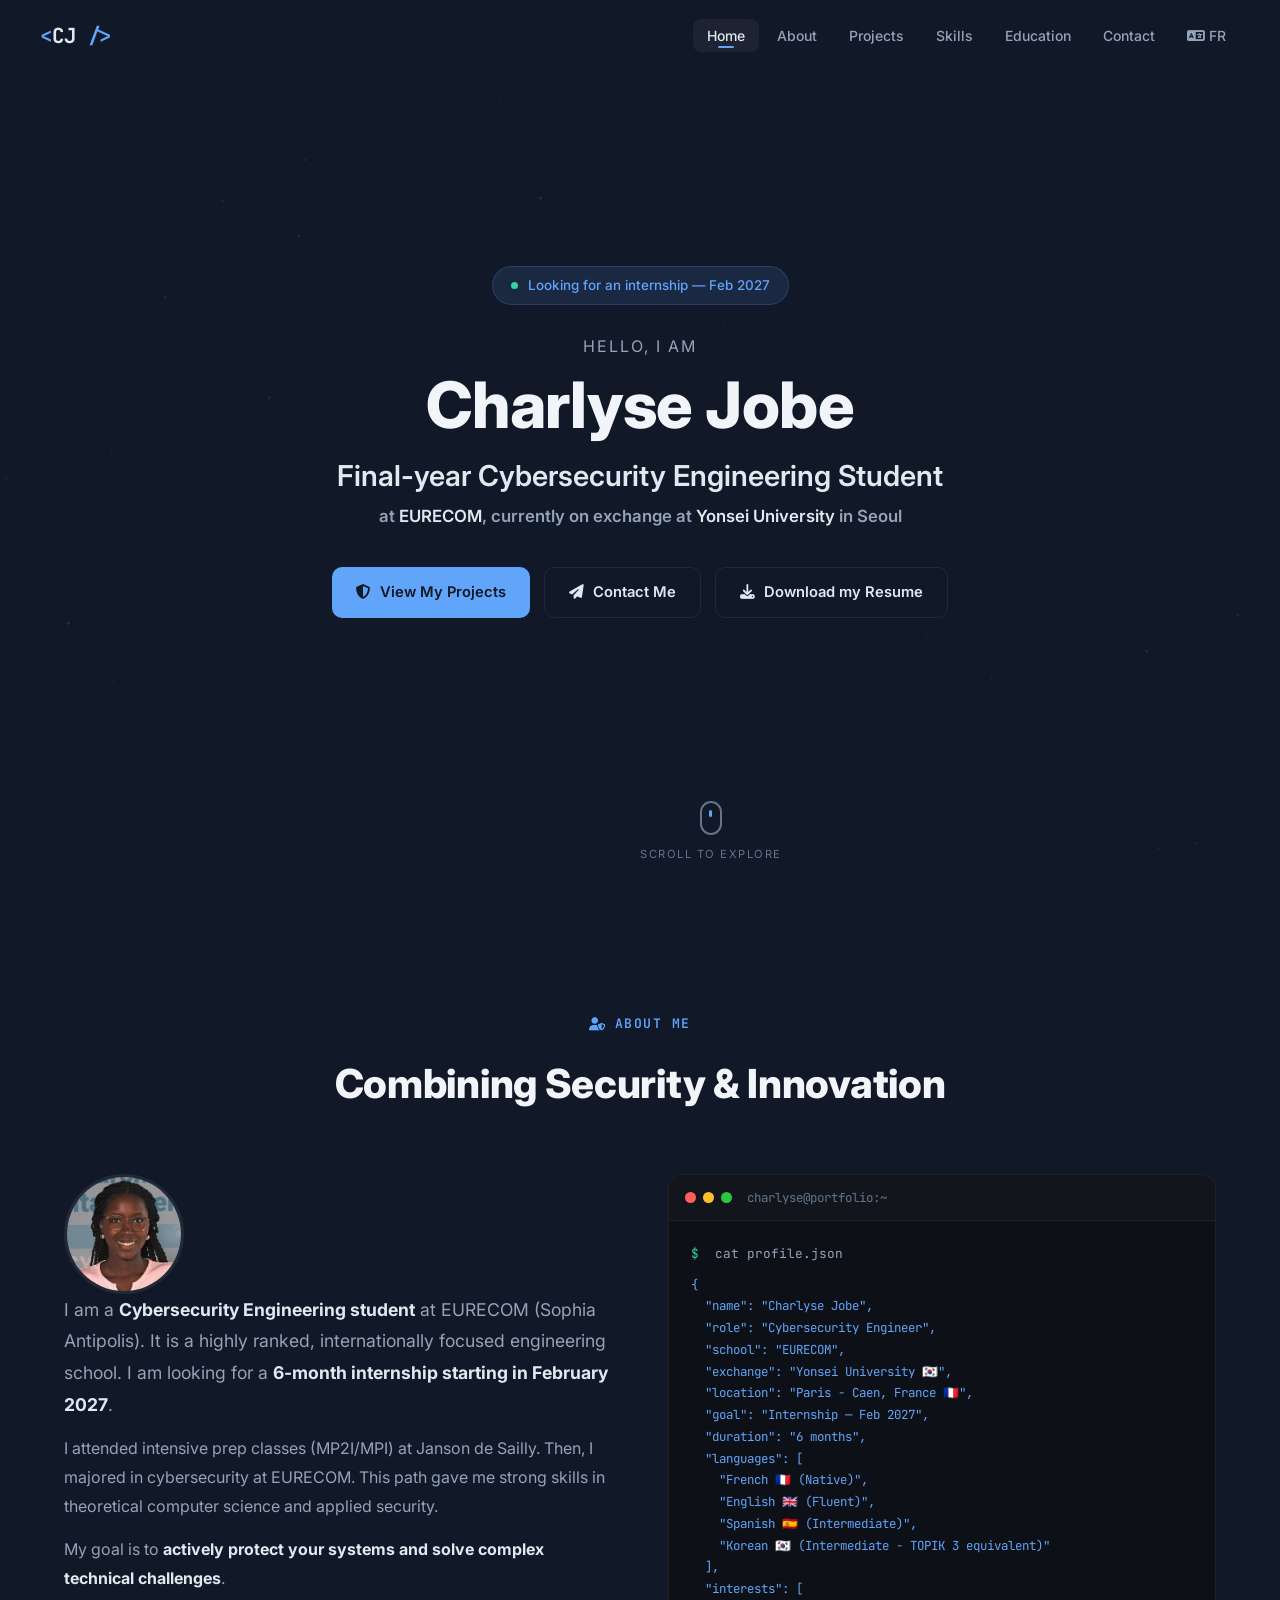
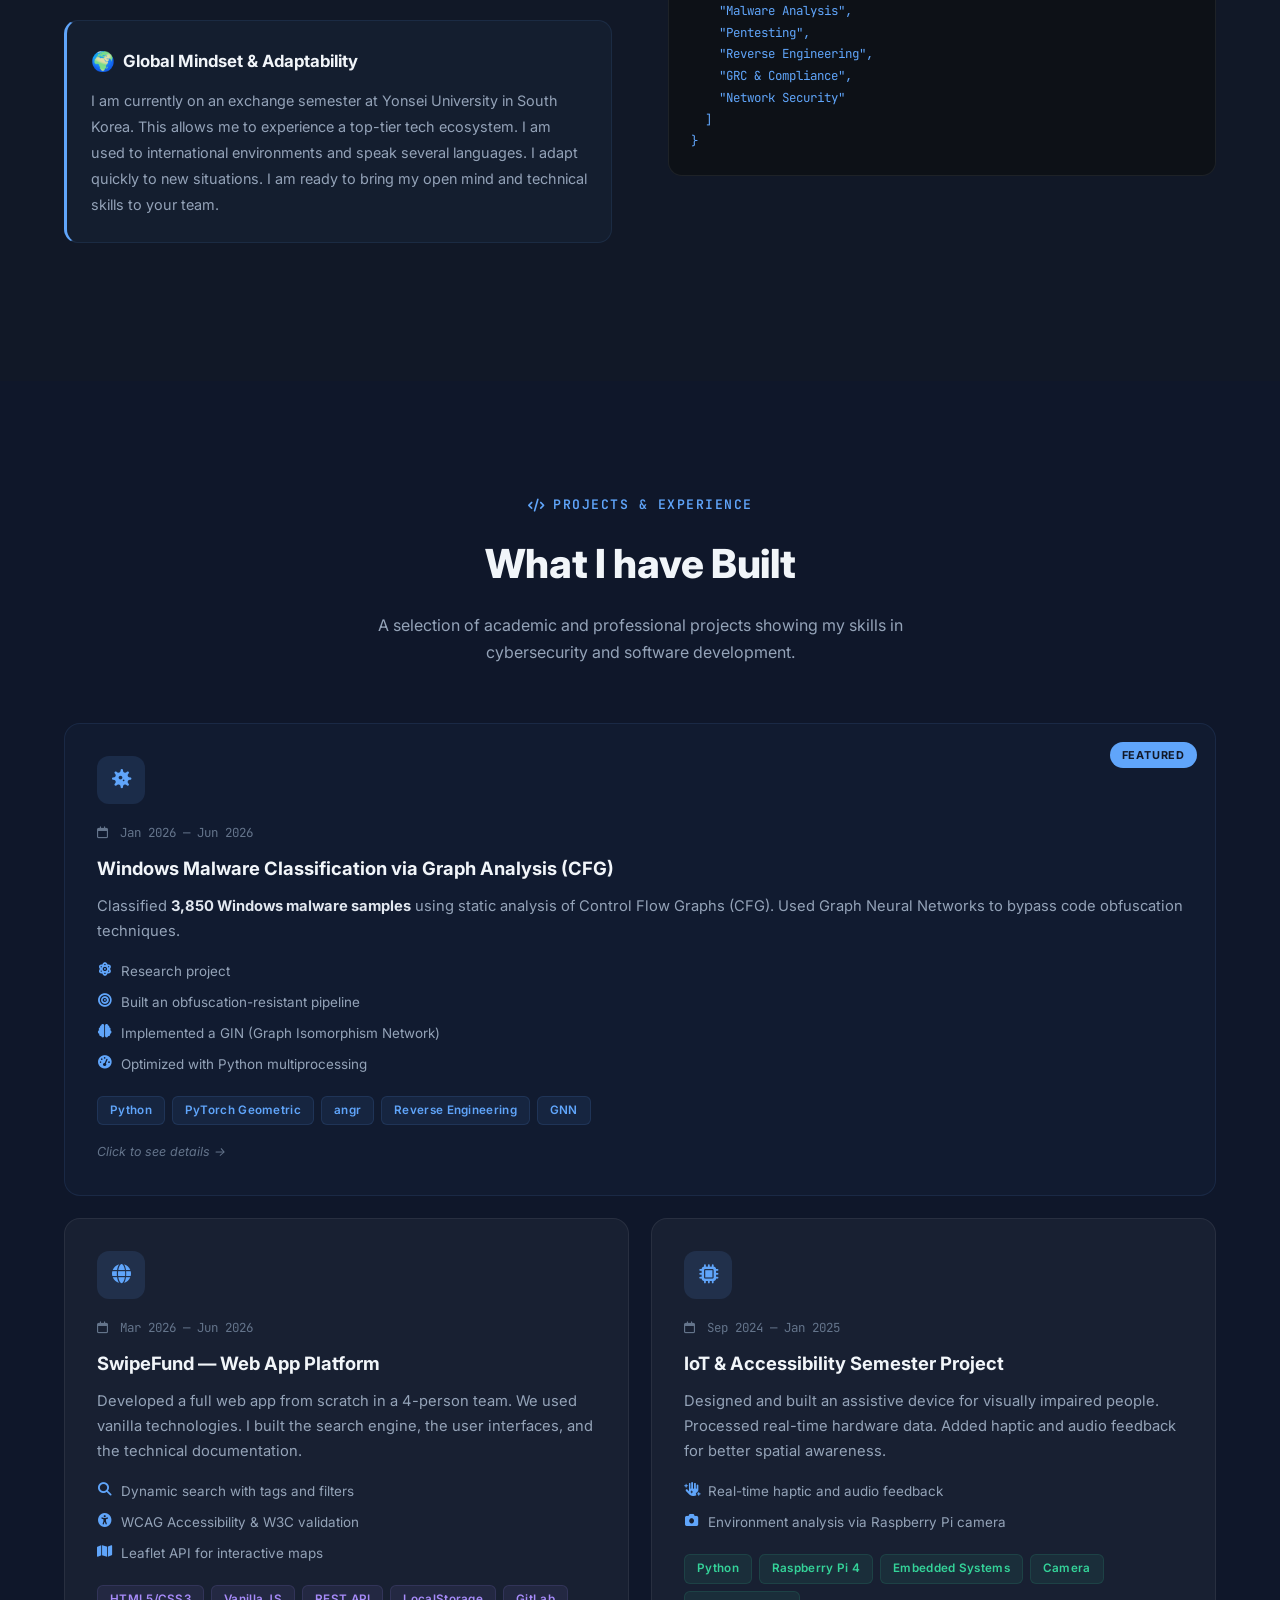
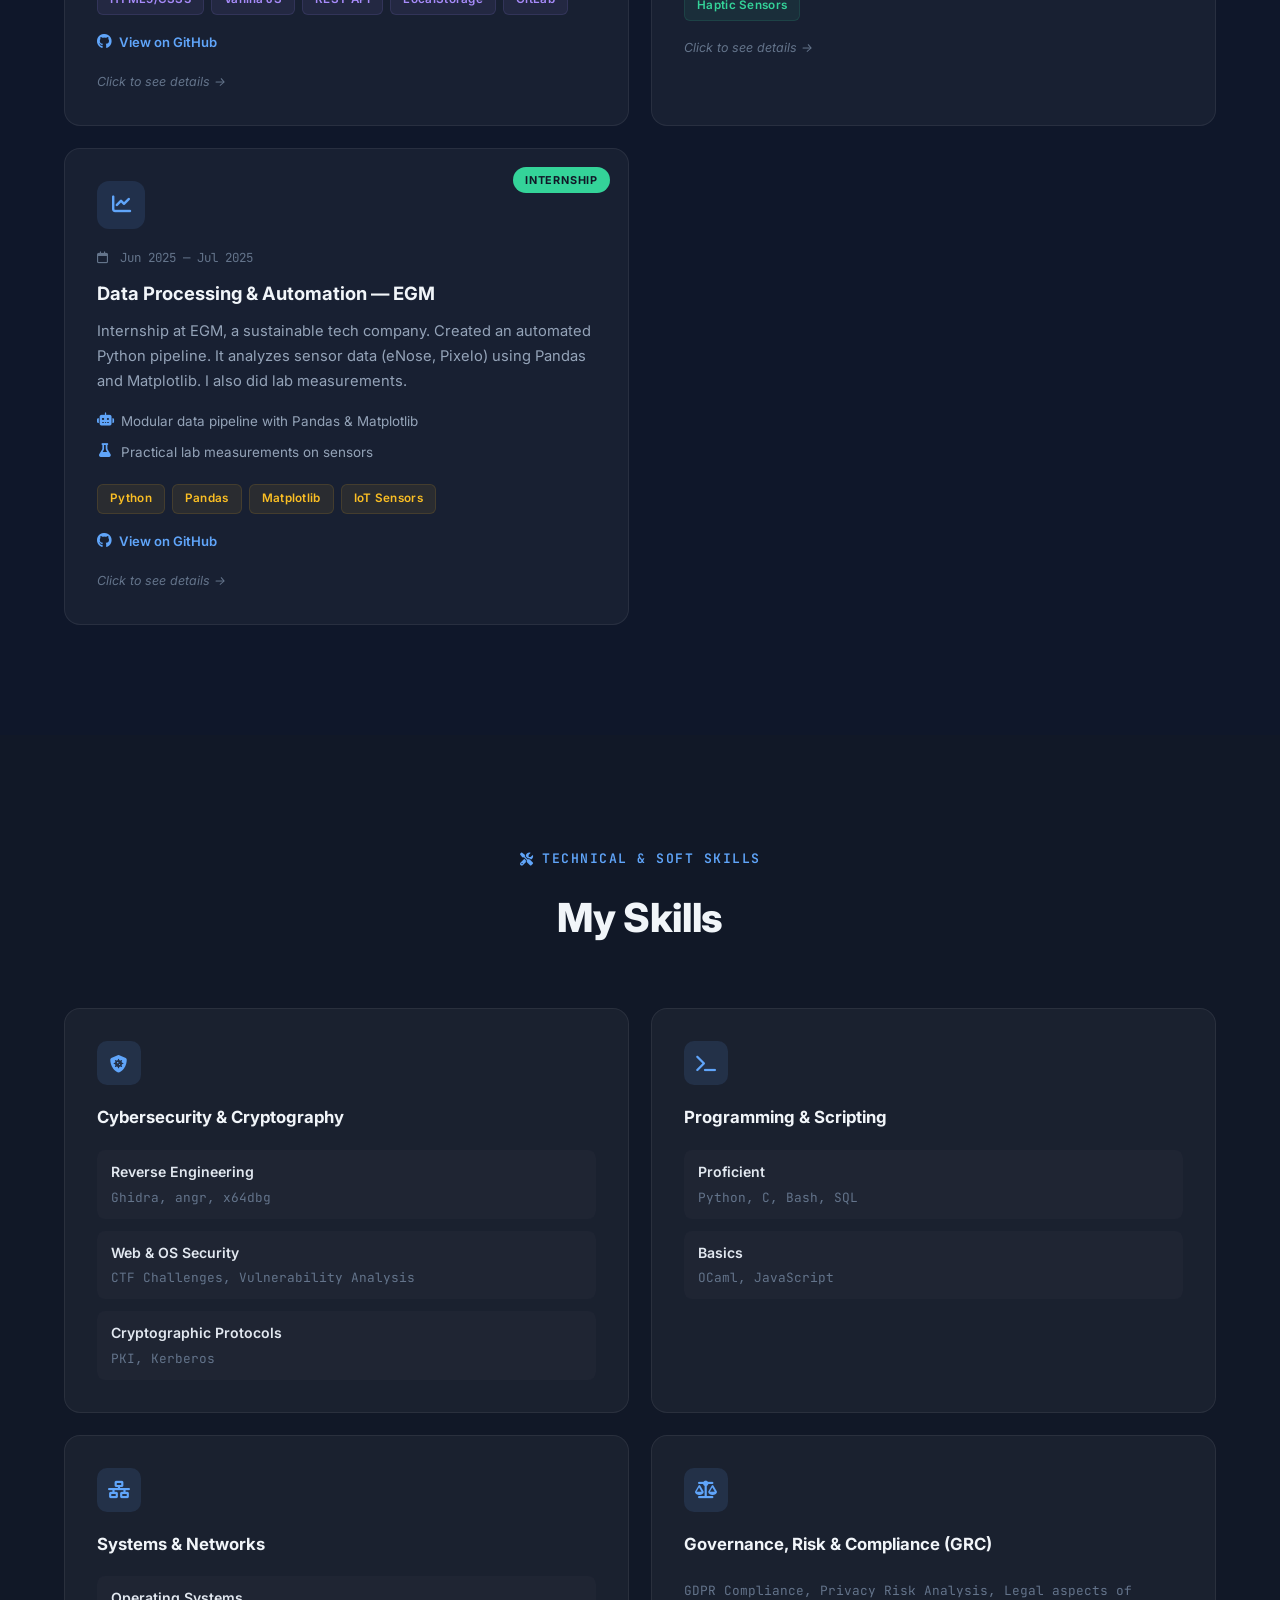
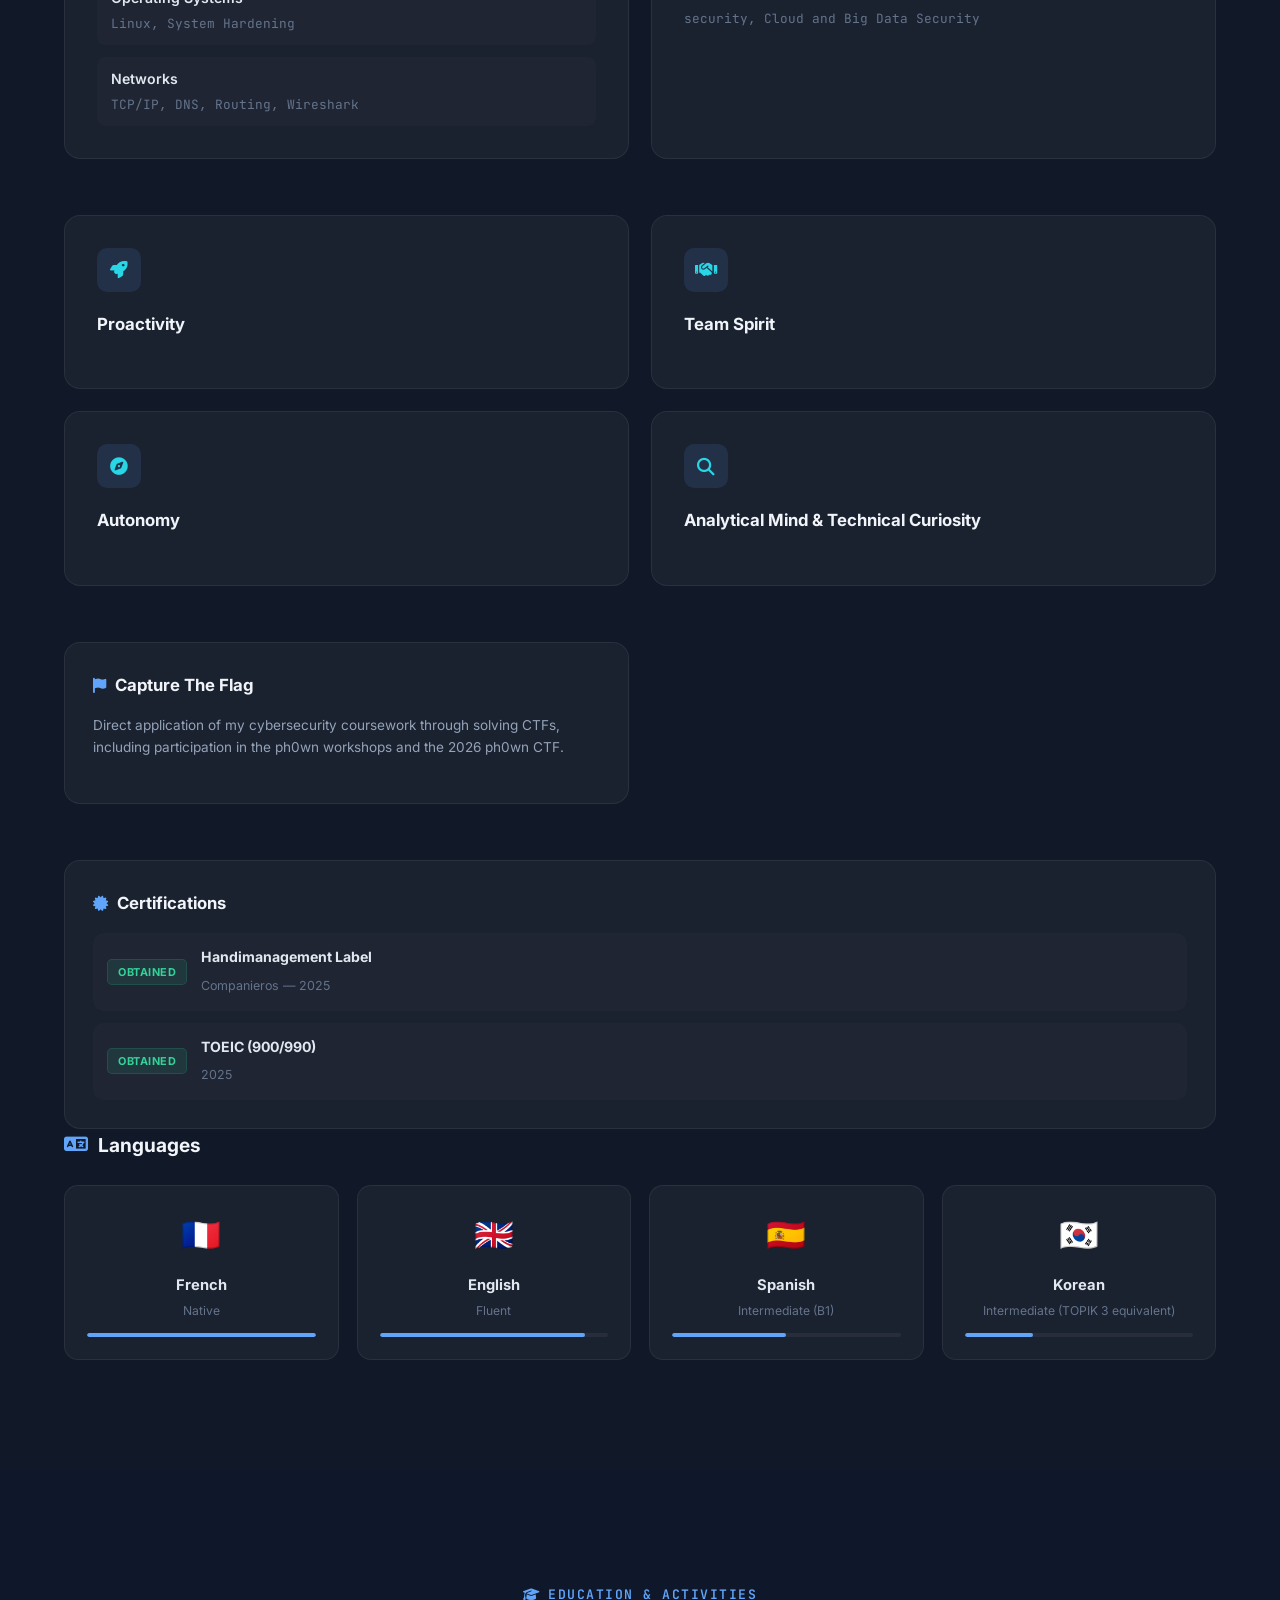
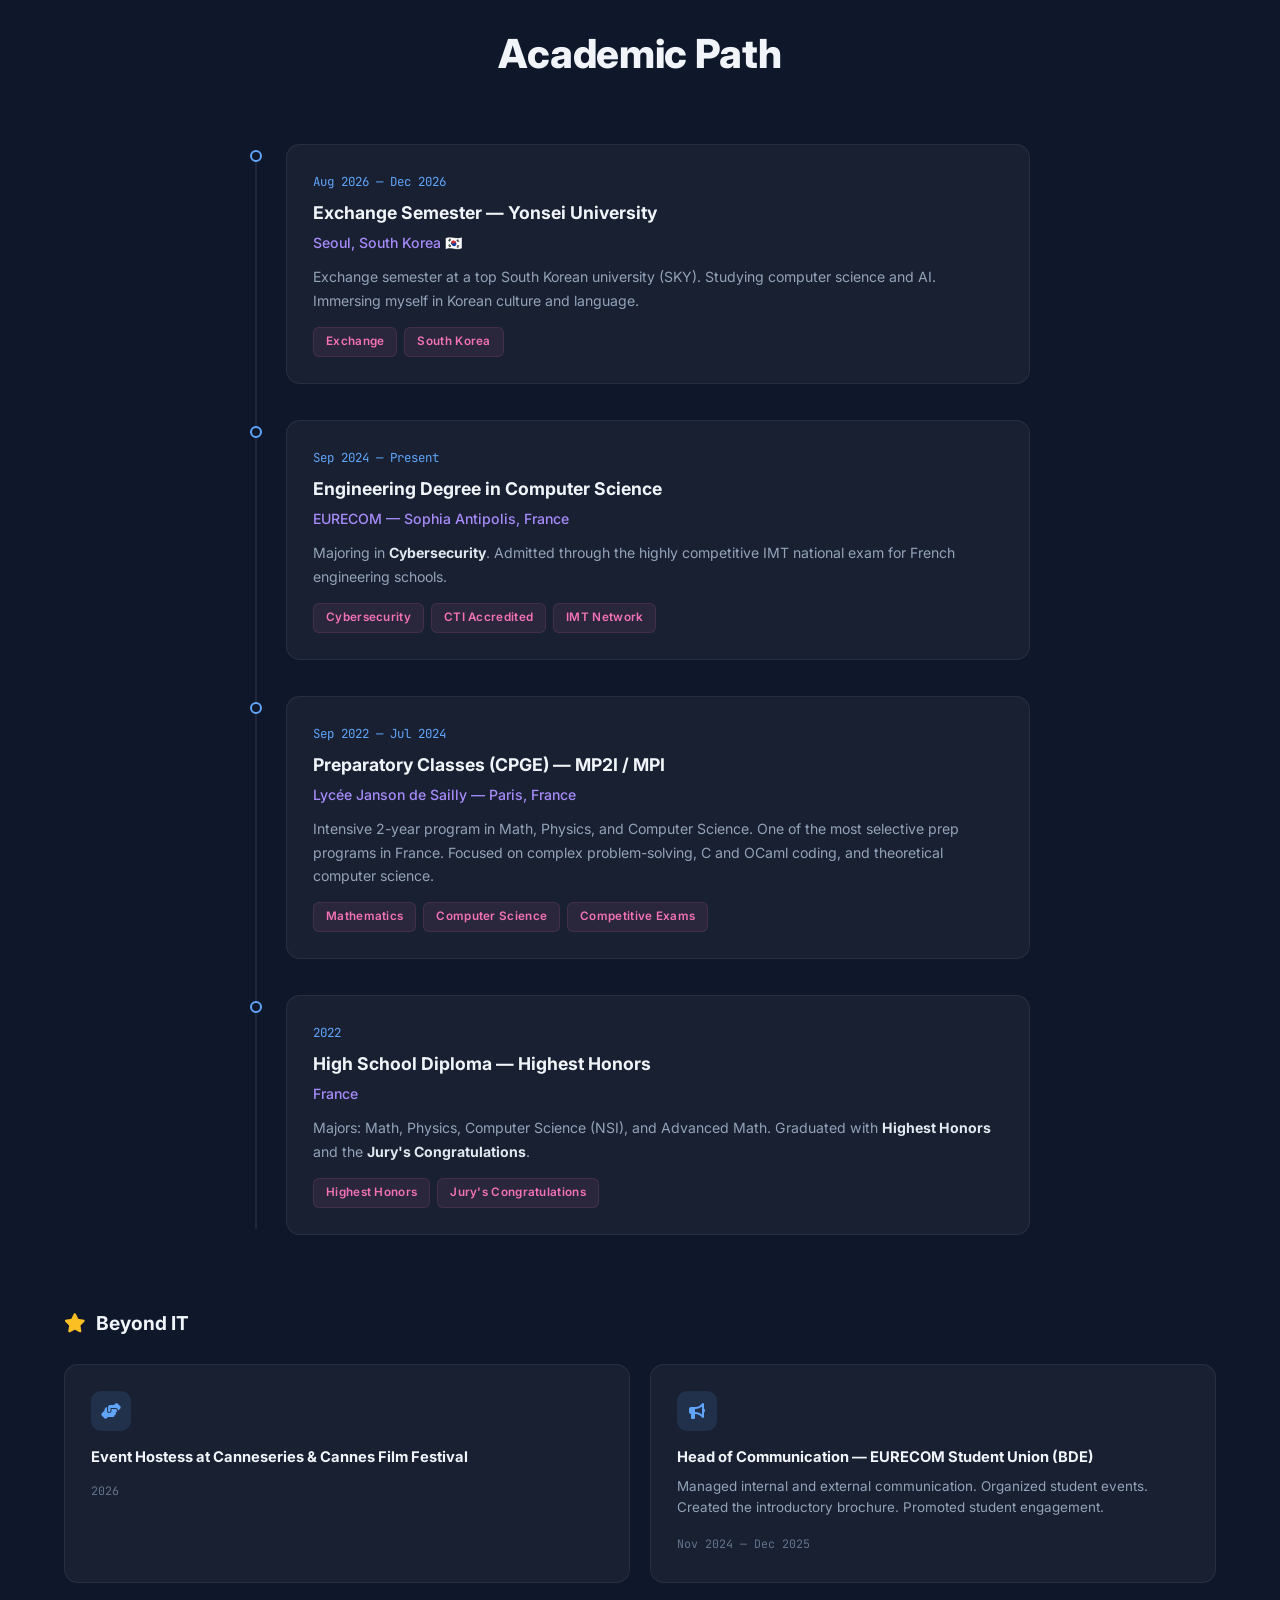
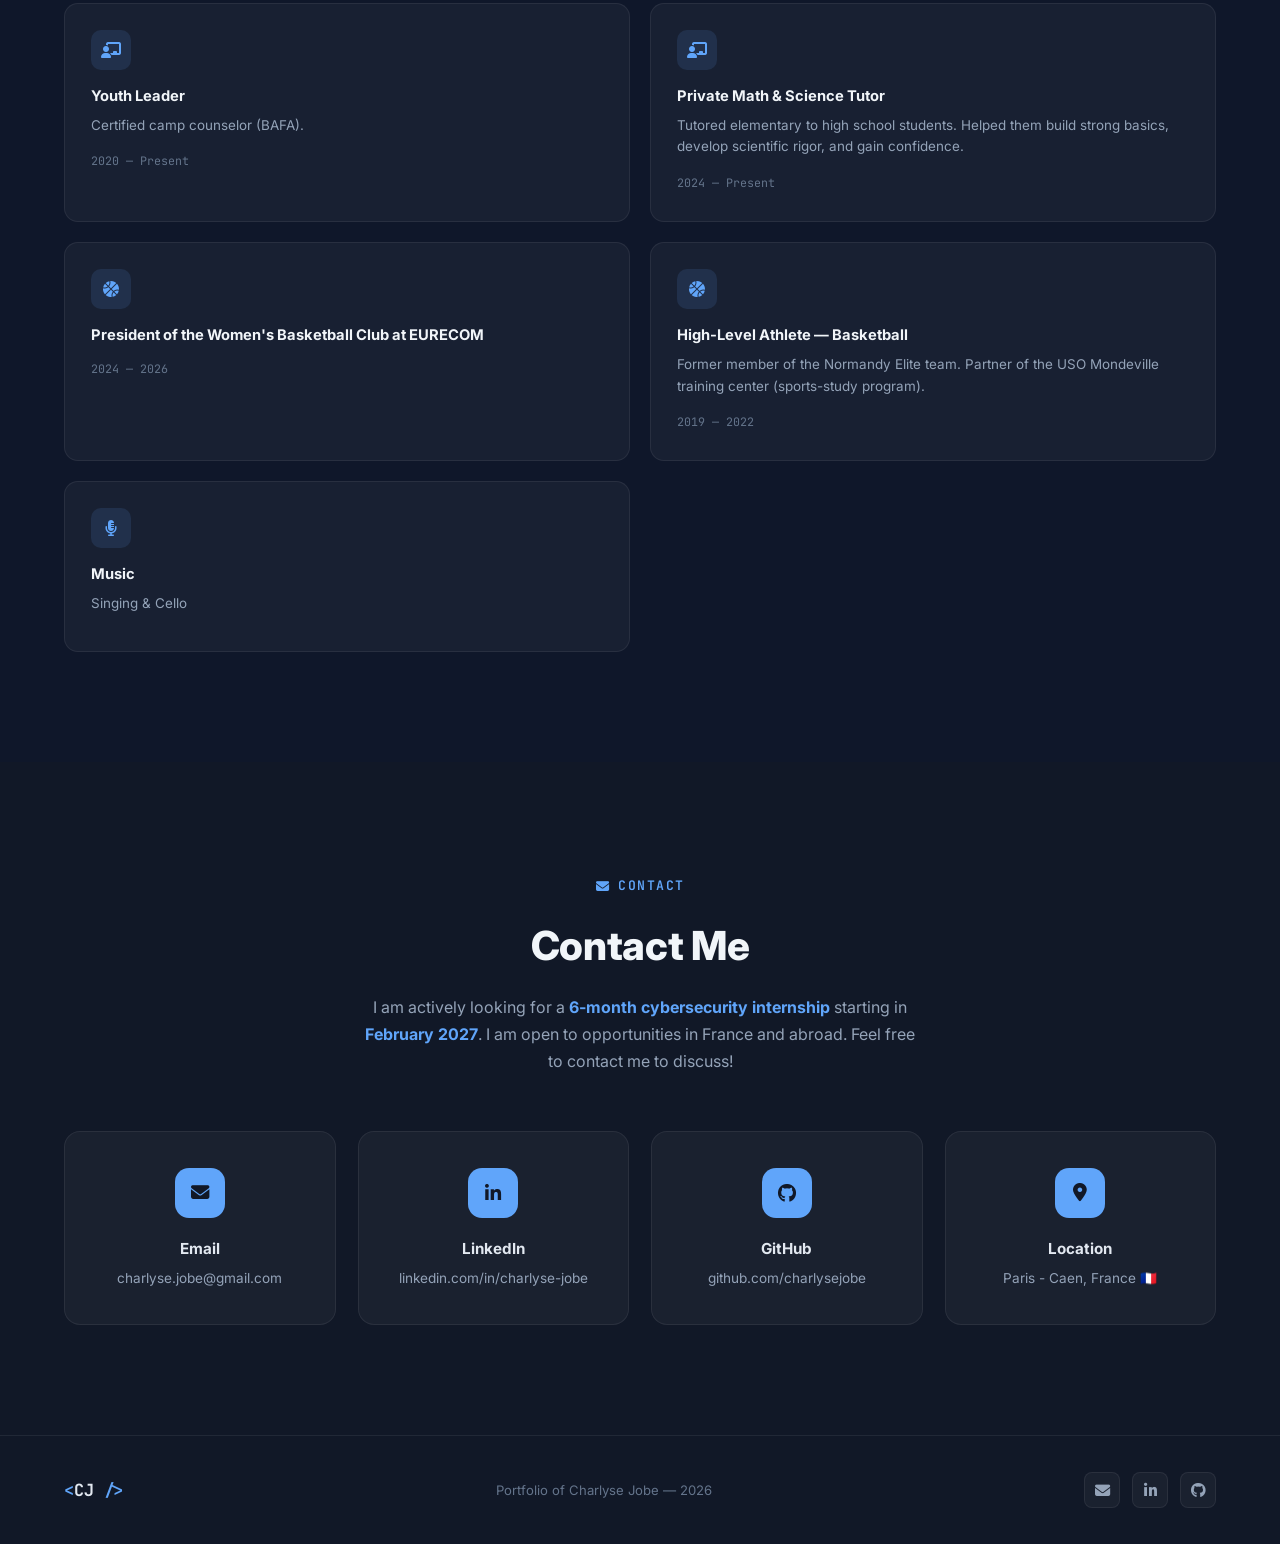
<file: index-en.html>
<!DOCTYPE html>
<html lang="en">
<head>
    <meta charset="UTF-8">
    <meta name="viewport" content="width=device-width, initial-scale=1.0">
    <title>Charlyse Jobe — Cybersecurity Engineer Portfolio</title>
    <meta name="description" content="Portfolio of Charlyse Jobe, cybersecurity engineering student at EURECOM. Specialized in malware analysis, reverse engineering, and GRC. Looking for a 6-month internship starting February 2027.">
    <link rel="preconnect" href="https://fonts.googleapis.com">
    <link rel="preconnect" href="https://fonts.gstatic.com" crossorigin>
    <link href="https://fonts.googleapis.com/css2?family=Inter:wght@300;400;500;600;700;800;900&family=JetBrains+Mono:wght@400;500;700&display=swap" rel="stylesheet">
    <link rel="stylesheet" href="https://cdnjs.cloudflare.com/ajax/libs/font-awesome/6.5.1/css/all.min.css">
    <link rel="stylesheet" href="style.css">
</head>
<body>
    <canvas id="particle-canvas"></canvas>

    <!-- Navigation -->
    <nav class="navbar" id="navbar">
        <a href="#hero" class="nav-logo" style="color: inherit; text-decoration: none;">
            <span class="logo-bracket">&lt;</span>CJ<span class="logo-slash"> /</span><span class="logo-bracket">&gt;</span>
        </a>
        <ul class="nav-links">
            <li><a href="#hero" class="nav-link active">Home</a></li>
            <li><a href="#about" class="nav-link">About</a></li>
            <li><a href="#projects" class="nav-link">Projects</a></li>
            <li><a href="#skills" class="nav-link">Skills</a></li>
            <li><a href="#education" class="nav-link">Education</a></li>
            <li><a href="#contact" class="nav-link">Contact</a></li>
            <li><a href="index.html" class="nav-link"><i class="fas fa-language"></i> FR</a></li>
        </ul>
        <button class="nav-toggle" id="nav-toggle" aria-label="Toggle navigation">
            <span></span><span></span><span></span>
        </button>
    </nav>

    <div class="mobile-menu" id="mobile-menu">
        <ul class="mobile-nav-links">
            <li><a href="#hero" class="mobile-nav-link">Home</a></li>
            <li><a href="#about" class="mobile-nav-link">About</a></li>
            <li><a href="#projects" class="mobile-nav-link">Projects</a></li>
            <li><a href="#skills" class="mobile-nav-link">Skills</a></li>
            <li><a href="#education" class="mobile-nav-link">Education</a></li>
            <li><a href="#contact" class="mobile-nav-link">Contact</a></li>
            <li><a href="index.html" class="mobile-nav-link"><i class="fas fa-language"></i> FR</a></li>
        </ul>
    </div>

    <!-- Hero Section -->
    <section class="hero" id="hero">
        <div class="hero-content">
            <div class="hero-badge">
                <span class="badge-dot"></span>
                <span>Looking for an internship — Feb 2027</span>
            </div>
            <h1 class="hero-name">
                <span class="hero-greeting">Hello, I am</span>
                <span class="hero-name-text">Charlyse Jobe</span>
            </h1>
            <div class="hero-title">
                <span class="hero-title-static">Final-year Cybersecurity Engineering Student</span>
                <span class="hero-title-dynamic" id="typed-text"></span>
                <p class="hero-description">
                at <strong>EURECOM</strong>, currently on exchange at <strong>Yonsei University</strong> in Seoul
                </p>
            </div>
            
            <div class="hero-cta">
                <a href="#projects" class="btn btn-primary">
                    <i class="fas fa-shield-halved"></i>
                    View My Projects
                </a>
                <a href="#contact" class="btn btn-outline">
                    <i class="fas fa-paper-plane"></i>
                    Contact Me
                </a>
                <a href="./Resume_Charlyse_JOBE.pdf" target="_blank" class="btn btn-outline">
                    <i class="fas fa-download"></i>
                    Download my Resume
                </a>
            </div>
        </div>
        <div class="scroll-indicator">
            <div class="mouse"><div class="wheel"></div></div>
            <span>Scroll to explore</span>
        </div>
    </section>

    <!-- About Section -->
    <section class="section" id="about">
        <div class="container">
            <div class="section-header">
                <span class="section-tag"><i class="fas fa-user-shield"></i> About Me</span>
                <h2 class="section-title">Combining Security & Innovation</h2>
            </div>
            <div class="about-grid">
                <div class="about-text">
                    <!-- Photo -->
                    <img src="./ckjeurecom.jpg" alt="Charlyse Jobe" class="about-photo">
                    
                    <p class="about-intro">
                        I am a <strong>Cybersecurity Engineering student</strong> at EURECOM (Sophia Antipolis). It is a highly ranked, internationally focused engineering school. I am looking for a <strong>6-month internship starting in February 2027</strong>.
                    </p>
                    <p>
                        I attended intensive prep classes (MP2I/MPI) at Janson de Sailly. Then, I majored in cybersecurity at EURECOM. This path gave me strong skills in theoretical computer science and applied security.
                    </p>
                    <p>
                        My goal is to <strong>actively protect your systems and solve complex technical challenges</strong>.
                    </p>

                    <!-- International Mindset -->
                    <div class="why-korea" data-reveal>
                        <h3><span class="flag-icon">🌍</span> Global Mindset & Adaptability</h3>
                        <p>
                            I am currently on an exchange semester at Yonsei University in South Korea. This allows me to experience a top-tier tech ecosystem. I am used to international environments and speak several languages. I adapt quickly to new situations. I am ready to bring my open mind and technical skills to your team.
                        </p>
                    </div>
                </div>
                <div class="about-card">
                    <div class="terminal-window">
                        <div class="terminal-header">
                            <span class="terminal-dot red"></span>
                            <span class="terminal-dot yellow"></span>
                            <span class="terminal-dot green"></span>
                            <span class="terminal-title">charlyse@portfolio:~</span>
                        </div>
                        <div class="terminal-body">
                            <p><span class="prompt">$</span> cat profile.json</p>
                            <pre><code>{
  "name": "Charlyse Jobe",
  "role": "Cybersecurity Engineer",
  "school": "EURECOM",
  "exchange": "Yonsei University 🇰🇷",
  "location": "Paris - Caen, France 🇫🇷",
  "goal": "Internship — Feb 2027",
  "duration": "6 months",
  "languages": [
    "French 🇫🇷 (Native)",
    "English 🇬🇧 (Fluent)",
    "Spanish 🇪🇸 (Intermediate)",
    "Korean 🇰🇷 (Intermediate - TOPIK 3 equivalent)"
  ],
  "interests": [
    "Malware Analysis",
    "Pentesting",
    "Reverse Engineering",
    "GRC & Compliance",
    "Network Security"
  ]
}</code></pre>
                        </div>
                    </div>
                </div>
            </div>
        </div>
    </section>

    <!-- Projects Section -->
    <section class="section section-alt" id="projects">
        <div class="container">
            <div class="section-header">
                <span class="section-tag"><i class="fas fa-code"></i> Projects & Experience</span>
                <h2 class="section-title">What I have Built</h2>
                <p class="section-subtitle">A selection of academic and professional projects showing my skills in cybersecurity and software development.</p>
            </div>
            
            <div class="projects-grid">
                <!-- Projet Malware -->
                <div class="project-card featured" data-reveal data-modal="modal-malware" style="cursor:pointer">
                    <div class="project-icon"><i class="fas fa-virus"></i></div>
                    <div class="project-badge">Featured</div>
                    <div class="project-date"><i class="far fa-calendar"></i> Jan 2026 — Jun 2026</div>
                    <h3 class="project-title">Windows Malware Classification via Graph Analysis (CFG)</h3>
                    <p class="project-description">
                        Classified <strong>3,850 Windows malware samples</strong> using static analysis of Control Flow Graphs (CFG). Used Graph Neural Networks to bypass code obfuscation techniques.
                    </p>
                    <div class="project-details">
                        <div class="detail-item"><i class="fa-solid fa-atom"></i><span>Research project</span></div>
                        <div class="detail-item"><i class="fas fa-bullseye"></i><span>Built an obfuscation-resistant pipeline</span></div>
                        <div class="detail-item"><i class="fas fa-brain"></i><span>Implemented a GIN (Graph Isomorphism Network)</span></div>
                        <div class="detail-item"><i class="fas fa-tachometer-alt"></i><span>Optimized with Python multiprocessing</span></div>
                    </div>
                    <div class="project-tags">
                        <span class="tag tag-cyber">Python</span>
                        <span class="tag tag-cyber">PyTorch Geometric</span>
                        <span class="tag tag-cyber">angr</span>
                        <span class="tag tag-cyber">Reverse Engineering</span>
                        <span class="tag tag-cyber">GNN</span>
                    </div>
                </div>

                <!-- Projet SwipeFund -->
                <div class="project-card" data-reveal data-modal="modal-swipefund" style="cursor:pointer">
                    <div class="project-icon"><i class="fas fa-globe"></i></div>
                    <div class="project-date"><i class="far fa-calendar"></i> Mar 2026 — Jun 2026</div>
                    <h3 class="project-title">SwipeFund — Web App Platform</h3>
                    <p class="project-description">
                        Developed a full web app from scratch in a 4-person team. We used vanilla technologies. I built the search engine, the user interfaces, and the technical documentation.
                    </p>
                    <div class="project-details">
                        <div class="detail-item"><i class="fas fa-search"></i><span>Dynamic search with tags and filters</span></div>
                        <div class="detail-item"><i class="fas fa-universal-access"></i><span>WCAG Accessibility & W3C validation</span></div>
                        <div class="detail-item"><i class="fas fa-map"></i><span>Leaflet API for interactive maps</span></div>
                    </div>
                    <div class="project-tags">
                        <span class="tag tag-dev">HTML5/CSS3</span>
                        <span class="tag tag-dev">Vanilla JS</span>
                        <span class="tag tag-dev">REST API</span>
                        <span class="tag tag-dev">LocalStorage</span>
                        <span class="tag tag-dev">GitLab</span>
                    </div>
                    <a href="https://github.com/charlysejobe/swipe-fund-web-app" target="_blank" rel="noopener" class="project-link"><i class="fab fa-github"></i> View on GitHub</a>
                </div>

                <!-- Projet IoT -->
                <div class="project-card" data-reveal data-modal="modal-iot" style="cursor:pointer">
                    <div class="project-icon"><i class="fas fa-microchip"></i></div>
                    <div class="project-date"><i class="far fa-calendar"></i> Sep 2024 — Jan 2025</div>
                    <h3 class="project-title">IoT & Accessibility Semester Project</h3>
                    <p class="project-description">
                        Designed and built an assistive device for visually impaired people. Processed real-time hardware data. Added haptic and audio feedback for better spatial awareness.
                    </p>
                    <div class="project-details">
                        <div class="detail-item"><i class="fas fa-hand-sparkles"></i><span>Real-time haptic and audio feedback</span></div>
                        <div class="detail-item"><i class="fas fa-camera"></i><span>Environment analysis via Raspberry Pi camera</span></div>
                    </div>
                    <div class="project-tags">
                        <span class="tag tag-iot">Python</span>
                        <span class="tag tag-iot">Raspberry Pi 4</span>
                        <span class="tag tag-iot">Embedded Systems</span>
                        <span class="tag tag-iot">Camera</span>
                        <span class="tag tag-iot">Haptic Sensors</span>
                    </div>
                </div>

                <!-- Projet EGM -->
                <div class="project-card" data-reveal data-modal="modal-egm" style="cursor:pointer">
                    <div class="project-icon"><i class="fas fa-chart-line"></i></div>
                    <div class="project-badge badge-work">Internship</div>
                    <div class="project-date"><i class="far fa-calendar"></i> Jun 2025 — Jul 2025</div>
                    <h3 class="project-title">Data Processing & Automation — EGM</h3>
                    <p class="project-description">
                        Internship at EGM, a sustainable tech company. Created an automated Python pipeline. It analyzes sensor data (eNose, Pixelo) using Pandas and Matplotlib. I also did lab measurements.
                    </p>
                    <div class="project-details">
                        <div class="detail-item"><i class="fas fa-robot"></i><span>Modular data pipeline with Pandas & Matplotlib</span></div>
                        <div class="detail-item"><i class="fas fa-flask"></i><span>Practical lab measurements on sensors</span></div>
                    </div>
                    <div class="project-tags">
                        <span class="tag tag-data">Python</span>
                        <span class="tag tag-data">Pandas</span>
                        <span class="tag tag-data">Matplotlib</span>
                        <span class="tag tag-data">IoT Sensors</span>
                    </div>
                    <a href="https://github.com/charlysejobe/egm_internship" target="_blank" rel="noopener" class="project-link"><i class="fab fa-github"></i> View on GitHub</a>
                </div>
            </div>
        </div>
    </section>

    <!-- Skills Section -->
    <section class="section" id="skills">
        <div class="container">
            <div class="section-header">
                <span class="section-tag"><i class="fas fa-tools"></i> Technical & Soft Skills</span>
                <h2 class="section-title">My Skills</h2>
            </div>
            <div class="skills-grid">
                <div class="skill-category" data-reveal>
                    <div class="skill-category-icon"><i class="fas fa-shield-virus"></i></div>
                    <h3>Cybersecurity & Cryptography</h3>
                    <div class="skill-items">
                        <div class="skill-item">
                            <span class="skill-name">Reverse Engineering</span>
                            <div class="skill-tools">Ghidra, angr, x64dbg</div>
                        </div>
                        <div class="skill-item">
                            <span class="skill-name">Web & OS Security</span>
                            <div class="skill-tools">CTF Challenges, Vulnerability Analysis</div>
                        </div>
                        <div class="skill-item">
                            <span class="skill-name">Cryptographic Protocols</span>
                            <div class="skill-tools">PKI, Kerberos</div>
                        </div>
                    </div>
                </div>
                <div class="skill-category" data-reveal>
                    <div class="skill-category-icon"><i class="fas fa-terminal"></i></div>
                    <h3>Programming & Scripting</h3>
                    <div class="skill-items">
                        <div class="skill-item">
                            <span class="skill-name">Proficient</span>
                            <div class="skill-tools">Python, C, Bash, SQL</div>
                        </div>
                        <div class="skill-item">
                            <span class="skill-name">Basics</span>
                            <div class="skill-tools">OCaml, JavaScript</div>
                        </div>
                    </div>
                </div>
                <div class="skill-category" data-reveal>
                    <div class="skill-category-icon"><i class="fas fa-network-wired"></i></div>
                    <h3>Systems & Networks</h3>
                    <div class="skill-items">
                        <div class="skill-item">
                            <span class="skill-name">Operating Systems</span>
                            <div class="skill-tools">Linux, System Hardening</div>
                        </div>
                        <div class="skill-item">
                            <span class="skill-name">Networks</span>
                            <div class="skill-tools">TCP/IP, DNS, Routing, Wireshark</div>
                        </div>
                    </div>
                </div>
                <div class="skill-category" data-reveal>
                    <div class="skill-category-icon"><i class="fas fa-scale-balanced"></i></div>
                    <h3>Governance, Risk & Compliance (GRC)</h3>
                     <span class="skill-tools">GDPR Compliance, Privacy Risk Analysis, Legal aspects of security, Cloud and Big Data Security</span>
                </div>
            </div>
            <div class="skills-grid">
                <div class="skill-category" data-reveal>
                    <div class="skill-category-icon"><i class="fas fa-rocket"></i></div>
                    <h3>Proactivity</h3>
                </div>
                <div class="skill-category" data-reveal>
                    <div class="skill-category-icon"><i class="fas fa-handshake"></i></div>
                    <h3>Team Spirit</h3>
                </div>
                <div class="skill-category" data-reveal>
                    <div class="skill-category-icon"><i class="fas fa-compass"></i></div>
                    <h3>Autonomy</h3>
                </div>
                <div class="skill-category" data-reveal>
                    <div class="skill-category-icon"><i class="fas fa-magnifying-glass"></i></div>
                    <h3>Analytical Mind & Technical Curiosity</h3>
                </div>
            </div>

            <!-- CTFs & Certifications-->
            <div class="ctf-certs-grid">
                <!-- CTF Profiles -->
                <div class="ctf-section" data-reveal>
                    <h3 class="subsection-title"><i class="fas fa-flag"></i>Capture The Flag</h3>
                    <p class="ctf-intro">Direct application of my cybersecurity coursework through solving CTFs, including participation in the ph0wn workshops and the 2026 ph0wn CTF.</p>
                </div>
            </div>
            <!-- Certifications -->
            <div class="certs-section" data-reveal>
                <h3 class="subsection-title"><i class="fas fa-certificate"></i> Certifications</h3>
                <div class="cert-list">
                    <div class="cert-item">
                        <div class="cert-status obtained">Obtained</div>
                        <div>
                            <strong>Handimanagement Label</strong>
                            <span>Companieros — 2025</span>
                        </div>
                    </div> 
                    <div class="cert-item">
                        <div class="cert-status obtained">Obtained</div>
                        <div>
                            <strong>TOEIC (900/990)</strong>
                            <span>2025</span>
                        </div>
                    </div>
                </div>
            </div>
            
            <!-- Languages Spoken -->
            <div class="languages-section">
                <h3 class="languages-title"><i class="fas fa-language"></i> Languages</h3>
                <div class="languages-grid">
                    <div class="language-card" data-reveal>
                        <span class="language-flag">🇫🇷</span>
                        <span class="language-name">French</span>
                        <span class="language-level">Native</span>
                        <div class="language-bar"><div class="language-fill" style="--fill-width: 100%"></div></div>
                    </div>
                    <div class="language-card" data-reveal>
                        <span class="language-flag">🇬🇧</span>
                        <span class="language-name">English</span>
                        <span class="language-level">Fluent</span>
                        <div class="language-bar"><div class="language-fill" style="--fill-width: 90%"></div></div>
                    </div>
                    <div class="language-card" data-reveal>
                        <span class="language-flag">🇪🇸</span>
                        <span class="language-name">Spanish</span>
                        <span class="language-level">Intermediate (B1)</span>
                        <div class="language-bar"><div class="language-fill" style="--fill-width: 50%"></div></div>
                    </div>
                    <div class="language-card" data-reveal>
                        <span class="language-flag">🇰🇷</span>
                        <span class="language-name">Korean</span>
                        <span class="language-level">Intermediate (TOPIK 3 equivalent)</span>
                        <div class="language-bar"><div class="language-fill" style="--fill-width: 30%"></div></div>
                    </div>
                </div>
            </div>
        </div>
    </section>

    <!-- Education Section -->
    <section class="section section-alt" id="education">
        <div class="container">
            <div class="section-header">
                <span class="section-tag"><i class="fas fa-graduation-cap"></i> Education & Activities</span>
                <h2 class="section-title">Academic Path</h2>
            </div>
            <div class="timeline">
                <div class="timeline-item" data-reveal>
                    <div class="timeline-marker"></div>
                    <div class="timeline-content">
                        <div class="timeline-date">Aug 2026 — Dec 2026</div>
                        <h3>Exchange Semester — Yonsei University</h3>
                        <h4>Seoul, South Korea 🇰🇷</h4>
                        <p>Exchange semester at a top South Korean university (SKY). Studying computer science and AI. Immersing myself in Korean culture and language.</p>
                        <div class="timeline-tags">
                            <span class="tag tag-edu">Exchange</span>
                            <span class="tag tag-edu">South Korea</span>
                        </div>
                    </div>
                </div>
                <div class="timeline-item" data-reveal>
                    <div class="timeline-marker"></div>
                    <div class="timeline-content">
                        <div class="timeline-date">Sep 2024 — Present</div>
                        <h3>Engineering Degree in Computer Science</h3>
                        <h4>EURECOM — Sophia Antipolis, France</h4>
                        <p>Majoring in <strong>Cybersecurity</strong>. Admitted through the highly competitive IMT national exam for French engineering schools.</p>
                        <div class="timeline-tags">
                            <span class="tag tag-edu">Cybersecurity</span>
                            <span class="tag tag-edu">CTI Accredited</span>
                            <span class="tag tag-edu">IMT Network</span>
                        </div>
                    </div>
                </div>
                <div class="timeline-item" data-reveal>
                    <div class="timeline-marker"></div>
                    <div class="timeline-content">
                        <div class="timeline-date">Sep 2022 — Jul 2024</div>
                        <h3>Preparatory Classes (CPGE) — MP2I / MPI</h3>
                        <h4>Lycée Janson de Sailly — Paris, France</h4>
                        <p>Intensive 2-year program in Math, Physics, and Computer Science. One of the most selective prep programs in France. Focused on complex problem-solving, C and OCaml coding, and theoretical computer science.</p>
                        <div class="timeline-tags">
                            <span class="tag tag-edu">Mathematics</span>
                            <span class="tag tag-edu">Computer Science</span>
                            <span class="tag tag-edu">Competitive Exams</span>
                        </div>
                    </div>
                </div>
                <div class="timeline-item" data-reveal>
                    <div class="timeline-marker"></div>
                    <div class="timeline-content">
                        <div class="timeline-date">2022</div>
                        <h3>High School Diploma — Highest Honors</h3>
                        <h4>France</h4>
                        <p>Majors: Math, Physics, Computer Science (NSI), and Advanced Math. Graduated with <strong>Highest Honors</strong> and the <strong>Jury's Congratulations</strong>.</p>
                        <div class="timeline-tags">
                            <span class="tag tag-edu">Highest Honors</span>
                            <span class="tag tag-edu">Jury's Congratulations</span>
                        </div>
                    </div>
                </div>
            </div>

            <div class="extra-section">
                <h3 class="extra-title"><i class="fas fa-star"></i> Beyond IT</h3>
                <div class="extra-grid">
                    <div class="extra-card" data-reveal>
                        <div class="extra-icon"><i class="fas fa-handshake-angle"></i></div>
                        <h4>Event Hostess at Canneseries & Cannes Film Festival</h4>
                        <span class="extra-date">2026</span>
                    </div>
                    <div class="extra-card" data-reveal>
                        <div class="extra-icon"><i class="fas fa-bullhorn"></i></div>
                        <h4>Head of Communication — EURECOM Student Union (BDE)</h4>
                        <p>Managed internal and external communication. Organized student events. Created the introductory brochure. Promoted student engagement.</p>
                        <span class="extra-date">Nov 2024 — Dec 2025</span>
                    </div>
                    <div class="extra-card" data-reveal>
                        <div class="extra-icon"><i class="fas fa-chalkboard-teacher"></i></div>
                        <h4>Youth Leader</h4>
                        <p>Certified camp counselor (BAFA).</p>
                        <span class="extra-date">2020 — Present</span>
                    </div>
                    <div class="extra-card" data-reveal>
                        <div class="extra-icon"><i class="fas fa-chalkboard-teacher"></i></div>
                        <h4>Private Math & Science Tutor</h4>
                        <p>Tutored elementary to high school students. Helped them build strong basics, develop scientific rigor, and gain confidence.</p>
                        <span class="extra-date">2024 — Present</span>
                    </div>
                    <div class="extra-card" data-reveal>
                        <div class="extra-icon"><i class="fas fa-basketball"></i></div>
                        <h4>President of the Women's Basketball Club at EURECOM</h4>
                        <span class="extra-date">2024 — 2026</span>
                    </div>
                    <div class="extra-card" data-reveal>
                        <div class="extra-icon"><i class="fas fa-basketball"></i></div>
                        <h4>High-Level Athlete — Basketball</h4>
                        <p>Former member of the Normandy Elite team. Partner of the USO Mondeville training center (sports-study program).</p>
                        <span class="extra-date">2019 — 2022</span>
                    </div>
                    <div class="extra-card" data-reveal>
                        <div class="extra-icon"><i class="fas fa-microphone-lines"></i></div>
                        <h4>Music</h4>
                    <p>Singing & Cello</p>
                    </div>
                    
                </div>
            </div>
        </div>
    </section>

    <!-- Contact Section -->
    <section class="section" id="contact">
        <div class="container">
            <div class="section-header">
                <span class="section-tag"><i class="fas fa-envelope"></i> Contact</span>
                <h2 class="section-title">Contact Me</h2>
                <p class="section-subtitle">
                    I am actively looking for a <strong>6-month cybersecurity internship</strong> starting in <strong>February 2027</strong>.
                    I am open to opportunities in France and abroad. Feel free to contact me to discuss!</p>
            </div>
            <div class="contact-grid">
                <a href="mailto:charlyse.jobe@gmail.com" class="contact-card" data-reveal>
                    <div class="contact-icon"><i class="fas fa-envelope"></i></div>
                    <h3>Email</h3>
                    <p>charlyse.jobe@gmail.com</p>
                </a>
                <a href="https://linkedin.com/in/charlyse-jobe" target="_blank" rel="noopener" class="contact-card" data-reveal>
                    <div class="contact-icon"><i class="fab fa-linkedin-in"></i></div>
                    <h3>LinkedIn</h3>
                    <p>linkedin.com/in/charlyse-jobe</p>
                </a>
                <a href="https://github.com/charlysejobe" target="_blank" rel="noopener" class="contact-card" data-reveal>
                    <div class="contact-icon"><i class="fab fa-github"></i></div>
                    <h3>GitHub</h3>
                    <p>github.com/charlysejobe</p>
                </a>
                <div class="contact-card" data-reveal>
                    <div class="contact-icon"><i class="fas fa-map-marker-alt"></i></div>
                    <h3>Location</h3>
                    <p>Paris - Caen, France 🇫🇷</p>
                </div>
            </div>
        </div>
    </section>

    <!-- Footer -->
    <footer class="footer">
        <div class="container">
            <div class="footer-content">
                <div class="footer-logo">
                    <span class="logo-bracket">&lt;</span>CJ<span class="logo-slash"> /</span><span class="logo-bracket">&gt;</span>
                </div>
                <p> Portfolio of Charlyse Jobe — 2026</p>
                <div class="footer-links">
                    <a href="mailto:charlyse.jobe@gmail.com" aria-label="Email"><i class="fas fa-envelope"></i></a>
                    <a href="https://linkedin.com/in/charlyse-jobe" target="_blank" rel="noopener" aria-label="LinkedIn"><i class="fab fa-linkedin-in"></i></a>
                    <a href="https://github.com/charlysejobe" target="_blank" rel="noopener" aria-label="GitHub"><i class="fab fa-github"></i></a>
                </div>
            </div>
        </div>
    </footer>

    <!-- Project Detail Modals -->
    <div class="modal-overlay" id="modal-overlay"></div>

    <!-- Modal: Malware Classification -->
    <div class="project-modal" id="modal-malware">
        <button class="modal-close" aria-label="Close"><i class="fas fa-xmark"></i></button>
        <div class="modal-banner">
            <img src="./img-malware.jpg" alt="Malware classification pipeline diagram">
        </div>
        <div class="modal-body">
            <span class="modal-tag">Semester Project — Cybersecurity & AI</span>
            <h2>Windows Malware Classification via Graph Analysis (CFG)</h2>
            <div class="modal-meta">
                <span><i class="far fa-calendar"></i> Jan 2026 — Jun 2026</span>
                <span><i class="fas fa-school"></i> EURECOM</span>
            </div>

            <div class="modal-section">
                <h3>Context & Challenge</h3>
                <p>Traditional malware detection uses signature-based methods. These are easily bypassed via code obfuscation. This project aimed to build an <strong>obfuscation-resistant classification method</strong>. We analyzed structural properties of malicious binaries instead of raw content.</p>
            </div>

            <div class="modal-section">
                <h3>Approach</h3>
                <ol>
                    <li><strong>Binary Analysis:</strong> Extracted Control Flow Graphs (CFG) from 3,850 Windows PE malware samples using the <em>angr</em> framework.</li>
                    <li><strong>Graph Representation:</strong> Converted each CFG into a Machine Learning data structure. We preserved structural relations between code blocks.</li>
                    <li><strong>GNN Classification:</strong> Trained a Graph Isomorphism Network (GIN) using PyTorch Geometric. We classified malware families using only their control graph structure.</li>
                    <li><strong>Optimization:</strong> Used Python multiprocessing to speed up the binary analysis step.</li>
                </ol>
            </div>

            <div class="modal-section">
                <h3>Key Results</h3>
                <ul>
                    <li><strong>Data Processing:</strong> Extracted 3,850 static CFGs across <strong>235 malware families</strong>.</li>
                    <li><strong>Model Architecture:</strong> Designed a 2-layer GIN with Batch Normalization and Global Mean Pooling. It handles massive graphs without gradient explosion.</li>
                    <li><strong>Performance:</strong> Reached <strong>40.39%</strong> test accuracy on a highly complex 235-class task. Training loss successfully dropped from 5.32 to 3.15.</li>
                    <li><strong>Resilience:</strong> Proved that the GIN model preserves structural density well. It captures obfuscated malware structures better than standard GCNs.</li>
                </ul>
            </div>

            <div class="modal-section">
                <h3>Technologies</h3>
                <div class="modal-tech">
                    <span>Python</span><span>PyTorch Geometric</span><span>angr</span><span>Reverse Engineering</span><span>GNN / GIN</span><span>Multiprocessing</span>
                </div>
            </div>
        </div>
    </div>

    <!-- Modal: SwipeFund -->
    <div class="project-modal" id="modal-swipefund">
        <button class="modal-close" aria-label="Close"><i class="fas fa-xmark"></i></button>
        <div class="modal-banner">
            <img src="./img-swipefund.png" alt="SwipeFund Web App Homepage">
        </div>
        <div class="modal-body">
            <span class="modal-tag">Web Architecture Project</span>
            <h2>SwipeFund — Web App Platform</h2>
            <div class="modal-meta">
                <span><i class="far fa-calendar"></i> Mar 2026 — Jun 2026</span>
                <span><i class="fas fa-school"></i> EURECOM</span>
                <a href="https://charlysejobe.github.io/swipe-fund-web-app/" target="_blank" rel="noopener" style="color:var(--accent)"><i class="fas fa-globe"></i> Live Demo</a>
                <a href="https://github.com/charlysejobe/swipe-fund-web-app" target="_blank" rel="noopener" style="color:var(--accent)"><i class="fab fa-github"></i> GitHub</a>
            </div>

            <div class="modal-section">
                <h3>Context & Challenge</h3>
                <p>This was an intensive front-end challenge. Our <strong>4-person team</strong> had only a few weeks to build a full web app from scratch. We chose <strong>vanilla technologies</strong> (HTML5, CSS3, Vanilla JS) instead of modern frameworks. We wanted to deeply understand core web concepts.</p>
            </div>

            <div class="modal-section">
                <h3>Project Scope (Teamwork)</h3>
                <p>We divided the architecture into distinct modules. The app includes:</p>
                <ul>
                    <li><strong>Interactive map:</strong> Leaflet API integration to show geolocated data with custom markers.</li>
                    <li><strong>State Management:</strong> Custom local system using LocalStorage to keep user sessions active.</li>
                    <li><strong>Accessibility & Quality:</strong> Strict adherence to WCAG accessibility guidelines, W3C validation, and Git version control.</li>
                </ul>
            </div>

            <div class="modal-section">
                <h3>My Specific Contributions</h3>
                <p>I was in charge of the search features, user interfaces, and final documentation:</p>
                <ul>
                    <li><strong>Advanced search and filters:</strong> Built the main search engine. Implemented dynamic tags and multi-criteria filters in Vanilla JS.</li>
                    <li><strong>User Interfaces:</strong> Developed the "Profile" and "My Projects" pages from scratch. Focused on DOM manipulation and responsive design.</li>
                    <li><strong>Technical Documentation:</strong> Wrote the final technical report. I detailed our architecture, Gitlab commits, accessibility audits, and carbon footprint estimates.</li>
                </ul>
            </div>

            <div class="modal-section">
                <h3>Takeaways</h3>
                <p>Building a full app without frameworks taught me to <strong>code efficiently under pressure</strong>. It also proved my ability to divide complex tasks, integrate my code with teammates, and document our engineering work clearly.</p>
            </div>

            <div class="modal-section">
                <h3>Technologies</h3>
                <div class="modal-tech">
                    <span>HTML5</span><span>CSS3</span><span>Vanilla JavaScript</span><span>Leaflet API</span><span>LocalStorage</span><span>GitLab</span><span>WCAG</span>
                </div>
            </div>
        </div>
    </div>

    <!-- Modal: IoT -->
    <div class="project-modal" id="modal-iot">
        <button class="modal-close" aria-label="Close"><i class="fas fa-xmark"></i></button>
        <div class="modal-banner">
            <img src="./img-iot.jpg" alt="Raspberry Pi Prototype for the IoT Assistive Device">
        </div>
        <div class="modal-body">
            <span class="modal-tag">Semester Project — IoT & Accessibility</span>
            <h2>Assistive Device for the Visually Impaired</h2>
            <div class="modal-meta">
                <span><i class="far fa-calendar"></i> Sep 2024 — Jan 2025</span>
                <span><i class="fas fa-school"></i> EURECOM</span>
            </div>

            <div class="modal-section">
                <h3>Context & Challenge</h3>
                <p>Visually impaired people face major navigation challenges daily. This project aimed to design a <strong>low-cost, portable assistive device</strong>. It provides real-time spatial feedback using haptic and audio indicators.</p>
            </div>

            <div class="modal-section">
                <h3>How It Works</h3>
                <ol>
                    <li><strong>Video acquisition:</strong> A camera module on a Raspberry Pi 4 captures the environment in real time.</li>
                    <li><strong>Image processing:</strong> Python scripts analyze the video to detect obstacles and estimate distances.</li>
                    <li><strong>Haptic feedback:</strong> Vibration motors give directional cues. The vibration intensity increases as obstacles get closer.</li>
                    <li><strong>Audio signals:</strong> Sound alerts warn the user about critical obstacles or provide navigation instructions.</li>
                </ol>
            </div>

            <div class="modal-section">
                <h3>Hardware Used</h3>
                <ul>
                    <li>Raspberry Pi 4 (Main processing unit)</li>
                    <li>Pi Camera Module (Environment capture)</li>
                    <li>Vibration motors (Haptic feedback)</li>
                    <li>GPIO wiring</li>
                </ul>
            </div>
            <div class="modal-section">
                <h3>Technologies</h3>
                <div class="modal-tech">
                    <span>Python</span><span>Raspberry Pi 4</span><span>Camera Module</span><span>GPIO</span><span>Haptic Sensors</span><span>Embedded Systems</span>
                </div>
            </div>
        </div>
    </div>

    <!-- Modal: EGM -->
    <div class="project-modal" id="modal-egm">
        <button class="modal-close" aria-label="Close"><i class="fas fa-xmark"></i></button>
        <div class="modal-banner">
            <img src="./img-egm.png" alt="EGM Internship Visuals">
        </div>
        <div class="modal-body">
            <span class="modal-tag">Data Science Internship</span>
            <h2>Data Processing & Automation — EGM</h2>
            <div class="modal-meta">
                <span><i class="far fa-calendar"></i> Jun 2025 — Jul 2025</span>
                <span><i class="fas fa-building"></i> EGM, Sophia Antipolis</span>
                <a href="https://github.com/charlysejobe/egm_internship" target="_blank" rel="noopener" class="project-link"><i class="fab fa-github"></i> View on GitHub</a>
            </div>

            <div class="modal-section">
                <h3>Context & Challenge</h3>
                <p>EGM is a sustainable tech company. I worked with data from environmental sensors like the <em>eNose</em> gas detector and the <em>Pixelo</em>. The existing evaluation process was manual and slow. Engineers had to extract data, calculate metrics, and format reports by hand.</p>
            </div>

            <div class="modal-section">
                <h3>What I Built</h3>
                <p>To solve this bottleneck, I designed and deployed an automated Python data pipeline:</p>
                <ul>
                    <li><strong>Modular data pipeline:</strong> Created a scalable Python architecture to ingest and analyze raw CSV sensor data automatically.</li>
                    <li><strong>Data processing:</strong> Used the <em>Pandas</em> library to clean, structure, and manipulate datasets efficiently.</li>
                    <li><strong>Automated visualizations:</strong> Integrated <em>Matplotlib</em> to calculate key metrics (baselines, normalizations, average curves) and generate formatted graphs.</li>
                    <li><strong>Report generation:</strong> The script automatically compiles and exports visual reports into specific folders. They are instantly ready for the management team.</li>
                </ul>
            </div>

            <div class="modal-section">
                <h3>Lab Work & Hardware Testing</h3>
                <p>I handled physical sensors (eNose, Pixelo) and managed the full data chain, from physical measurement to automated analysis.</p>
            </div>

            <div class="modal-section">
                <h3>Impact</h3>
                <p>The automation tool reduced manual tasks and improved data quality. It allowed the engineering team to focus on analysis rather than data preparation.</p>
            </div>

            <div class="modal-section">
                <h3>Technologies</h3>
                <div class="modal-tech">
                    <span>Python</span><span>Pandas</span><span>Matplotlib</span><span>Data Automation</span><span>IoT Sensor Data</span><span>Lab Testing</span>
                </div>
            </div>
        </div>
    </div>

    <script src="script.js"></script>
</body>
</html>
</file>
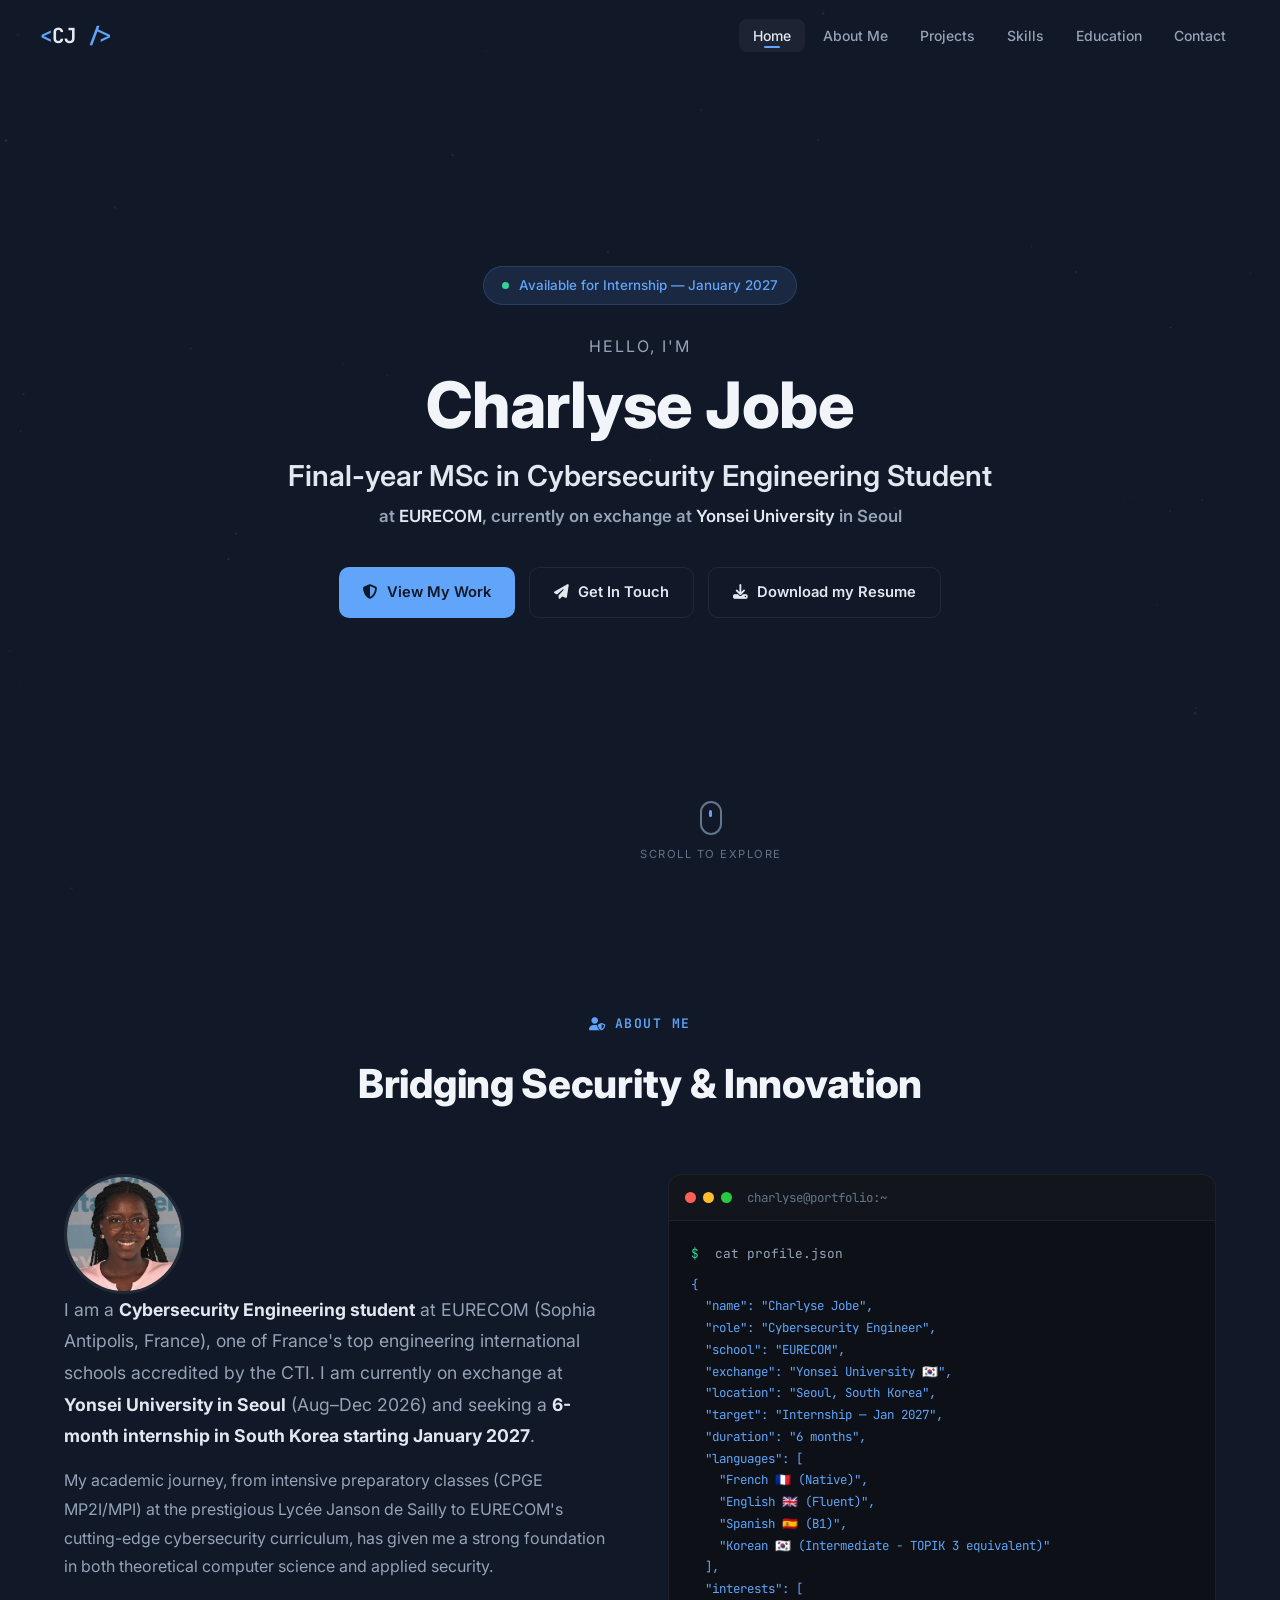
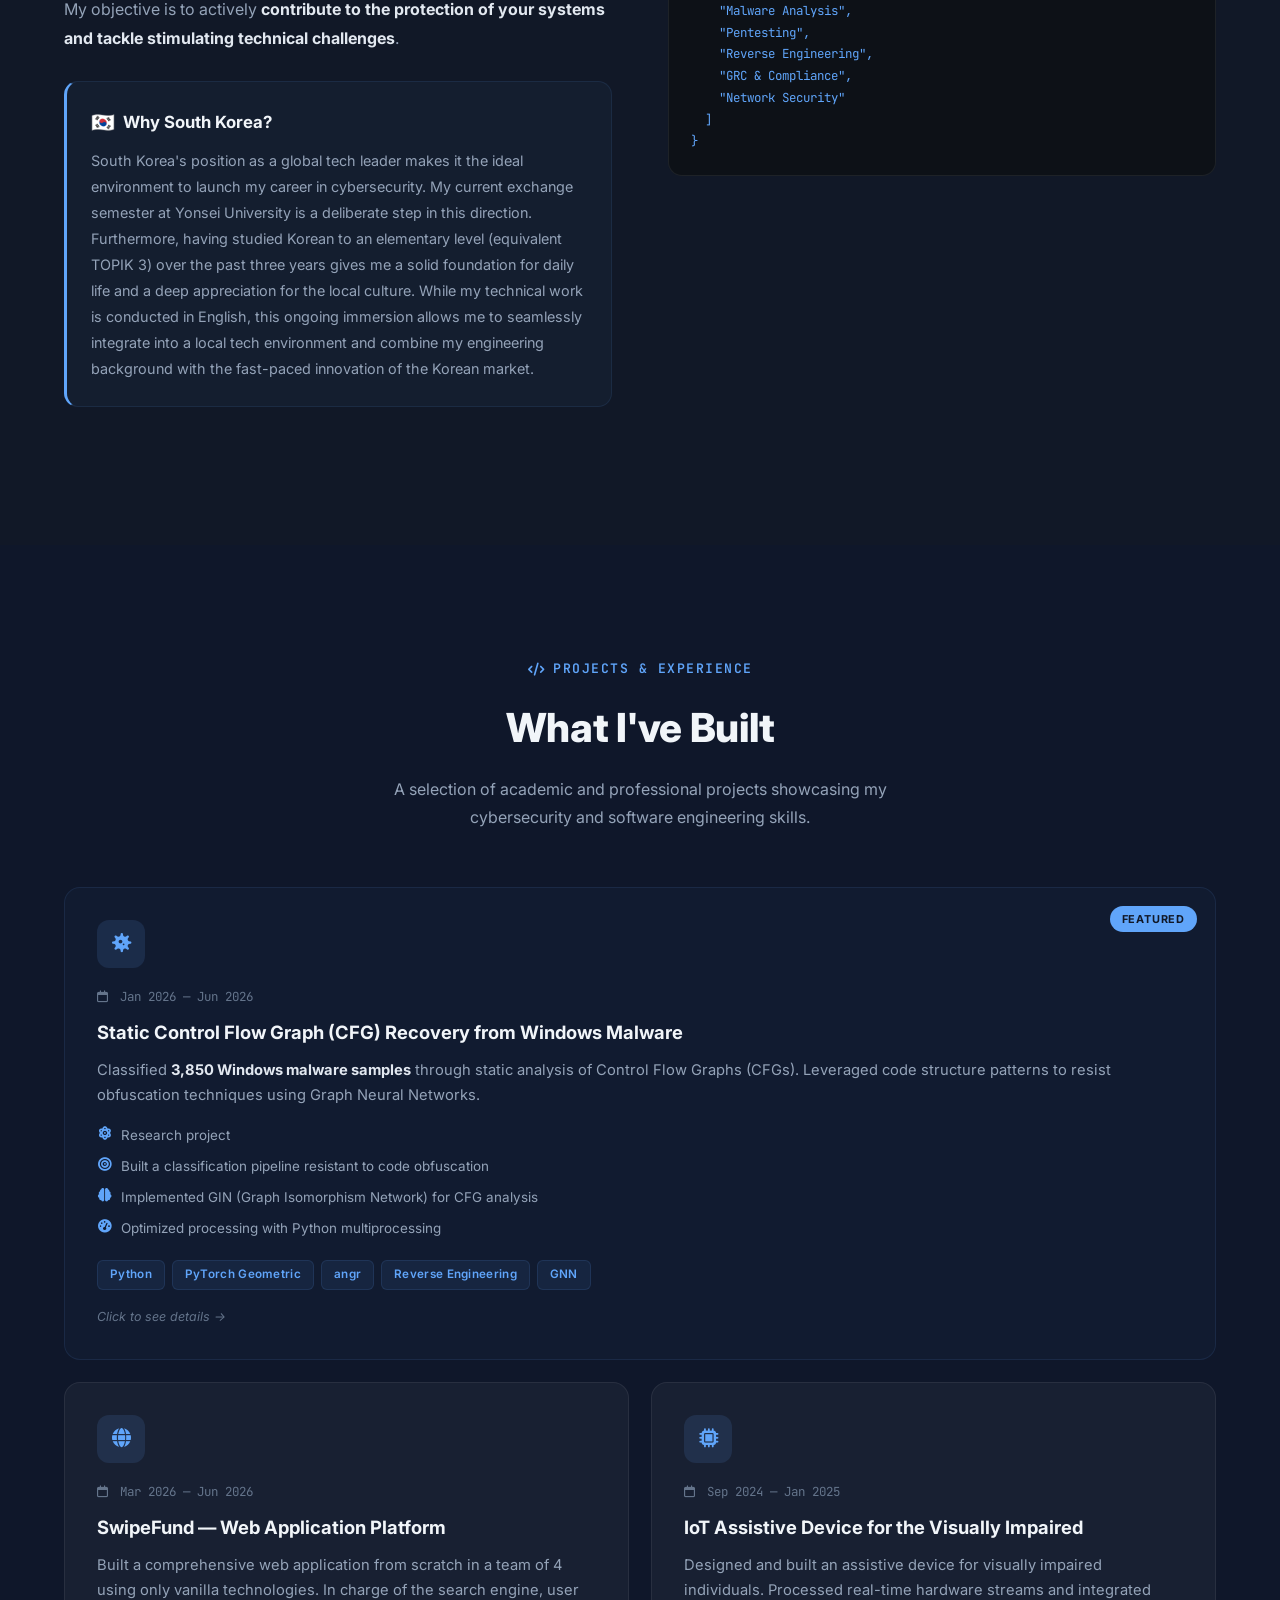
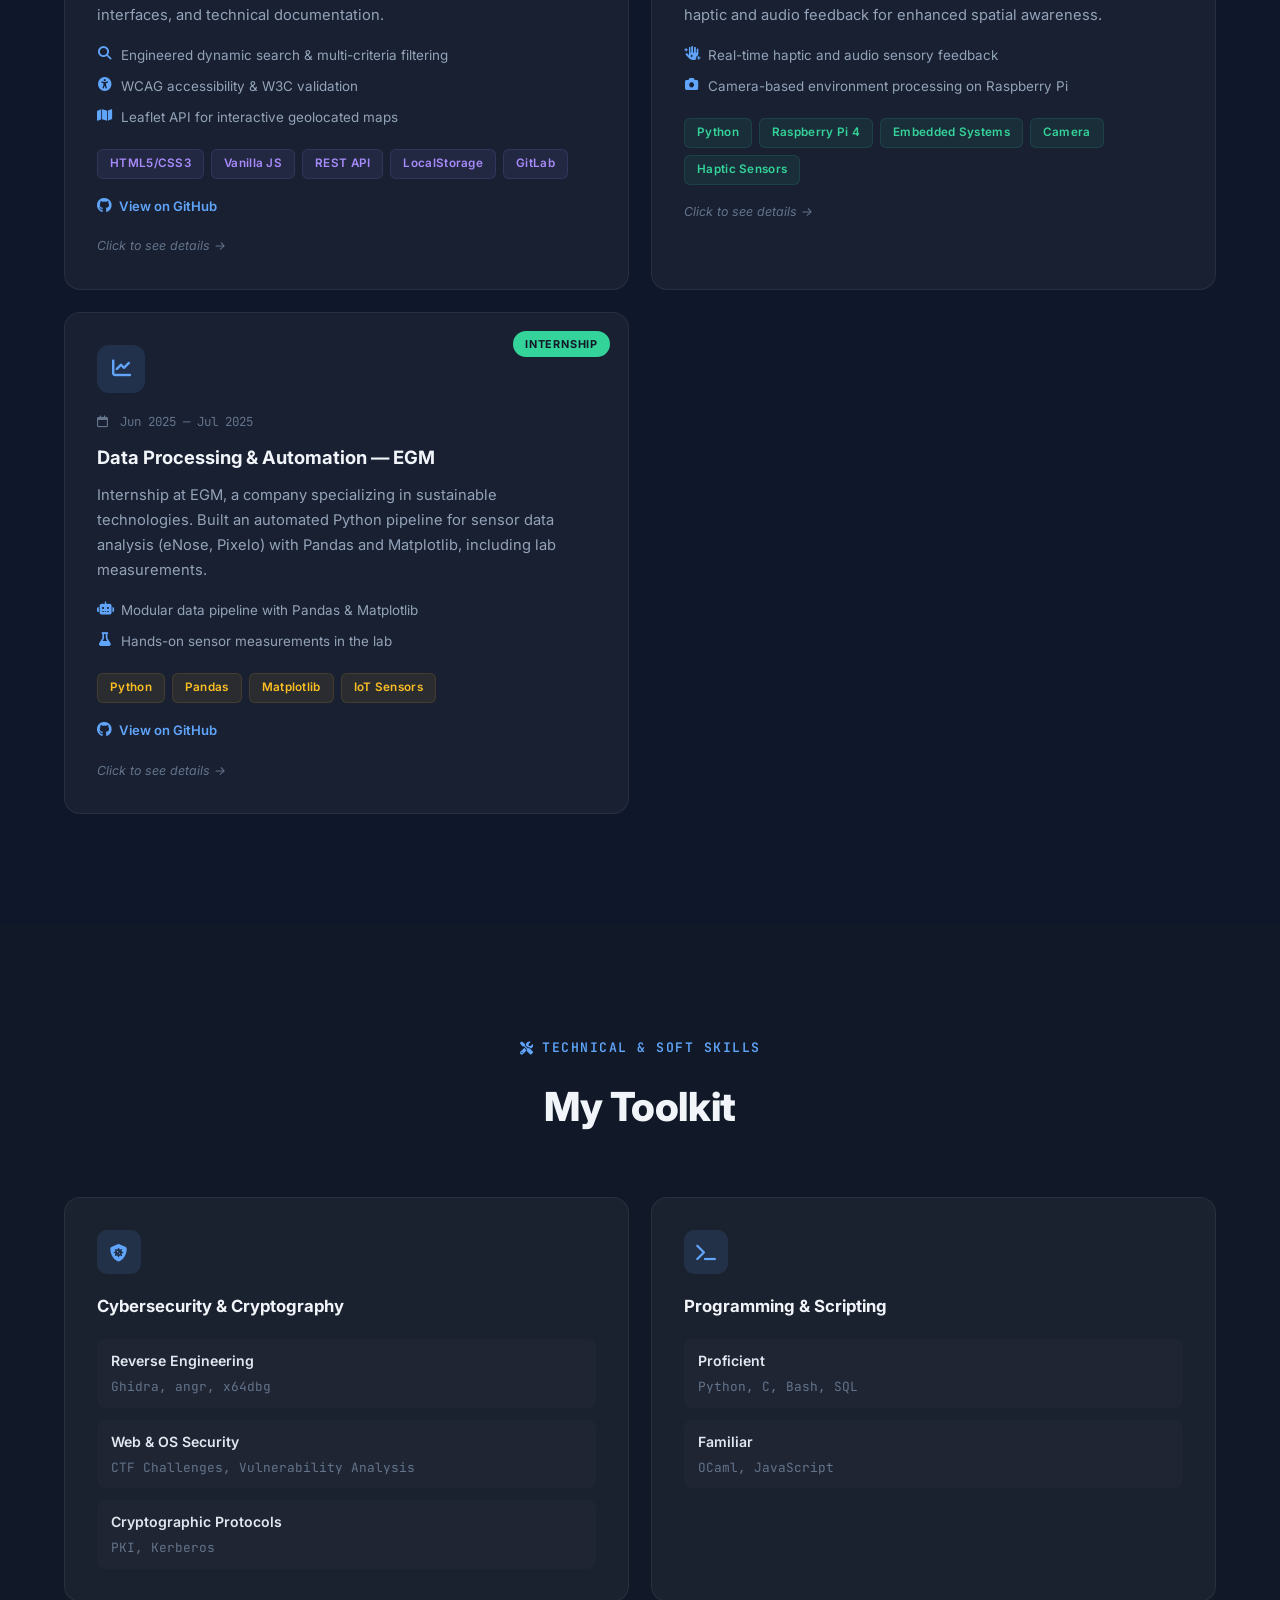
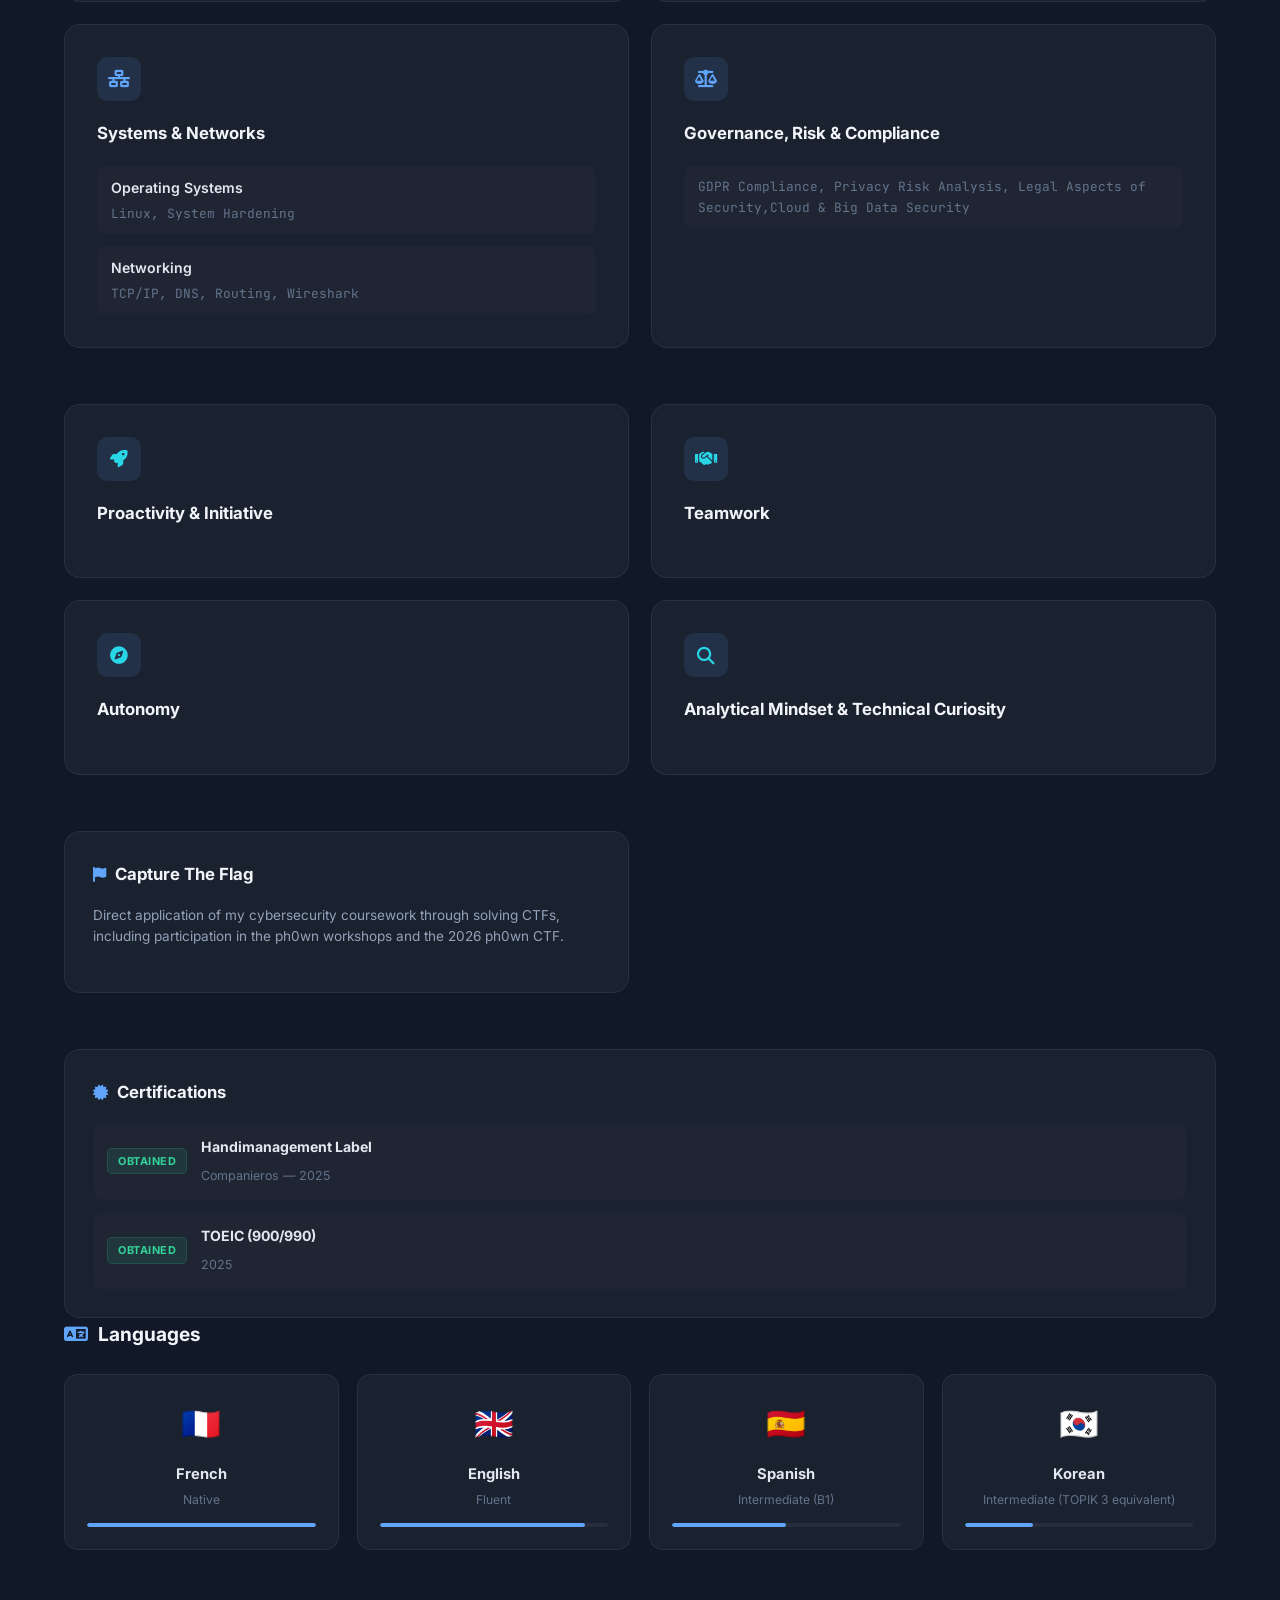
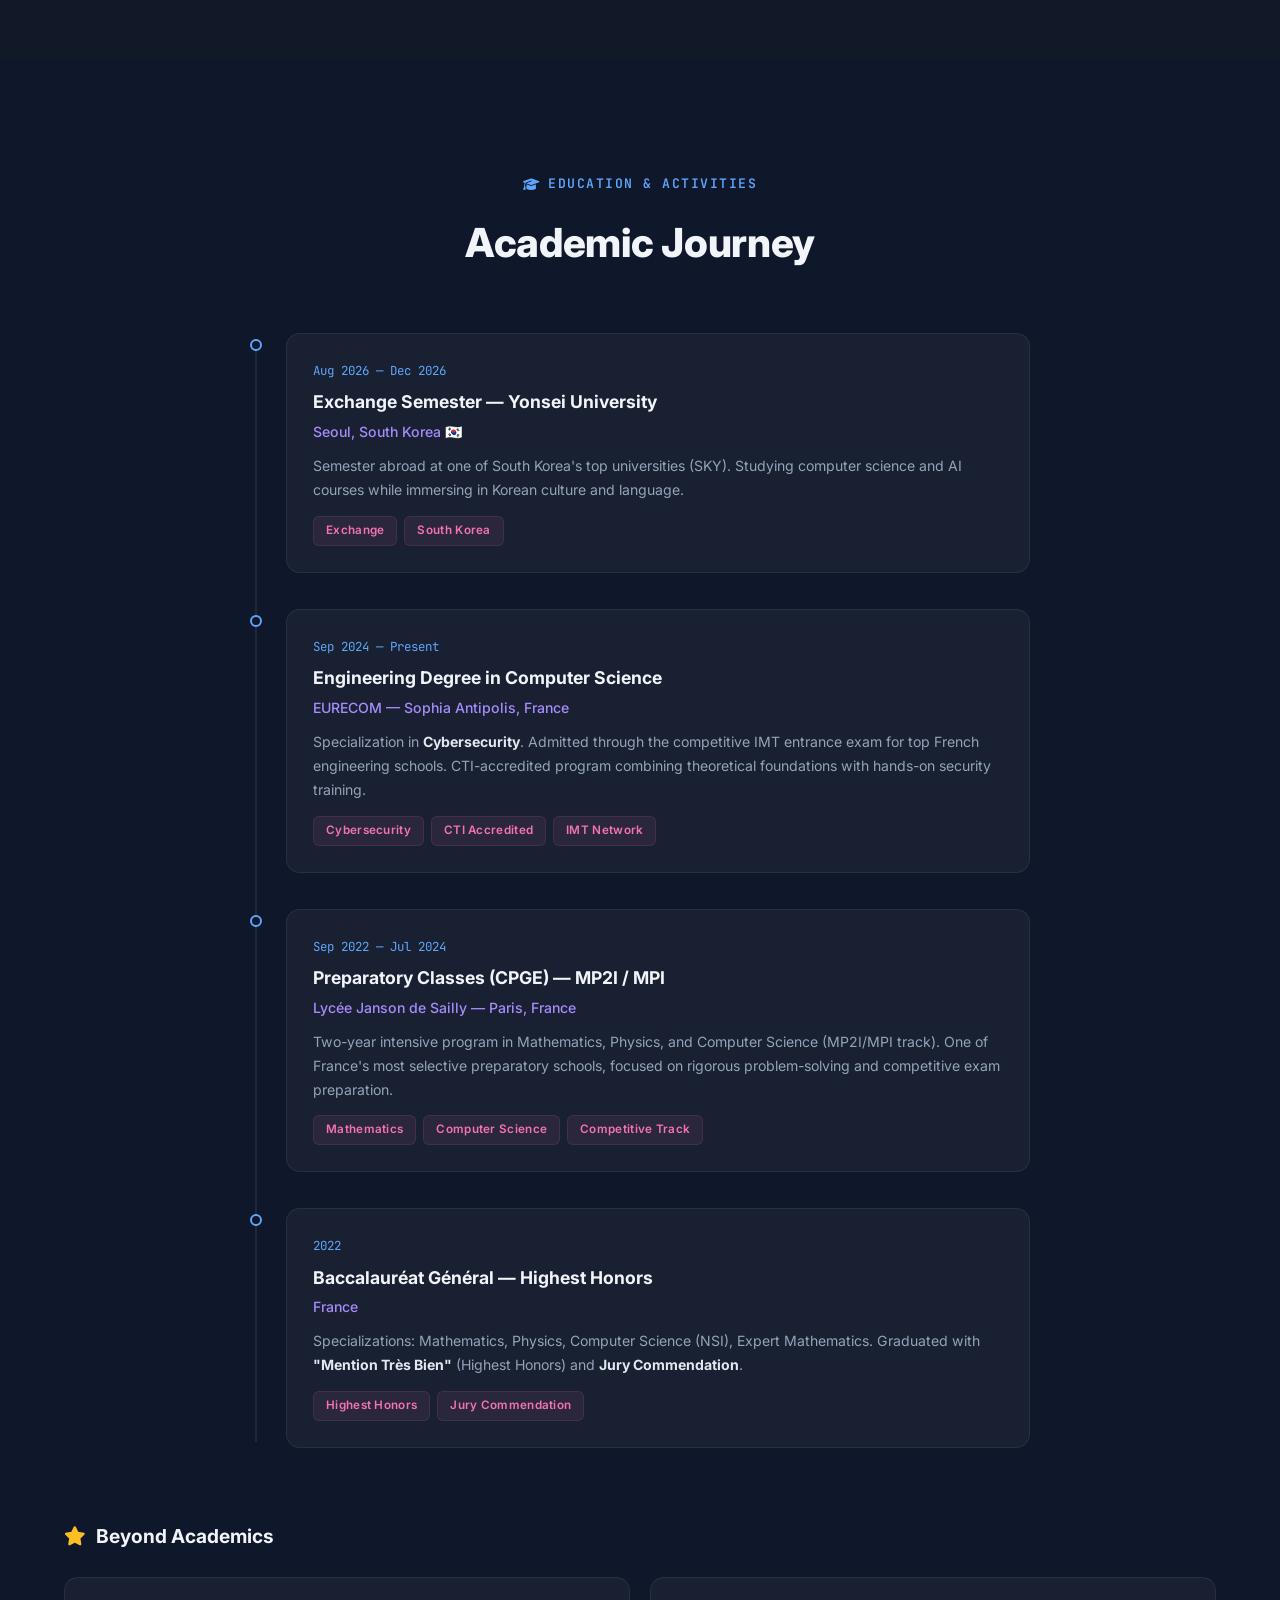
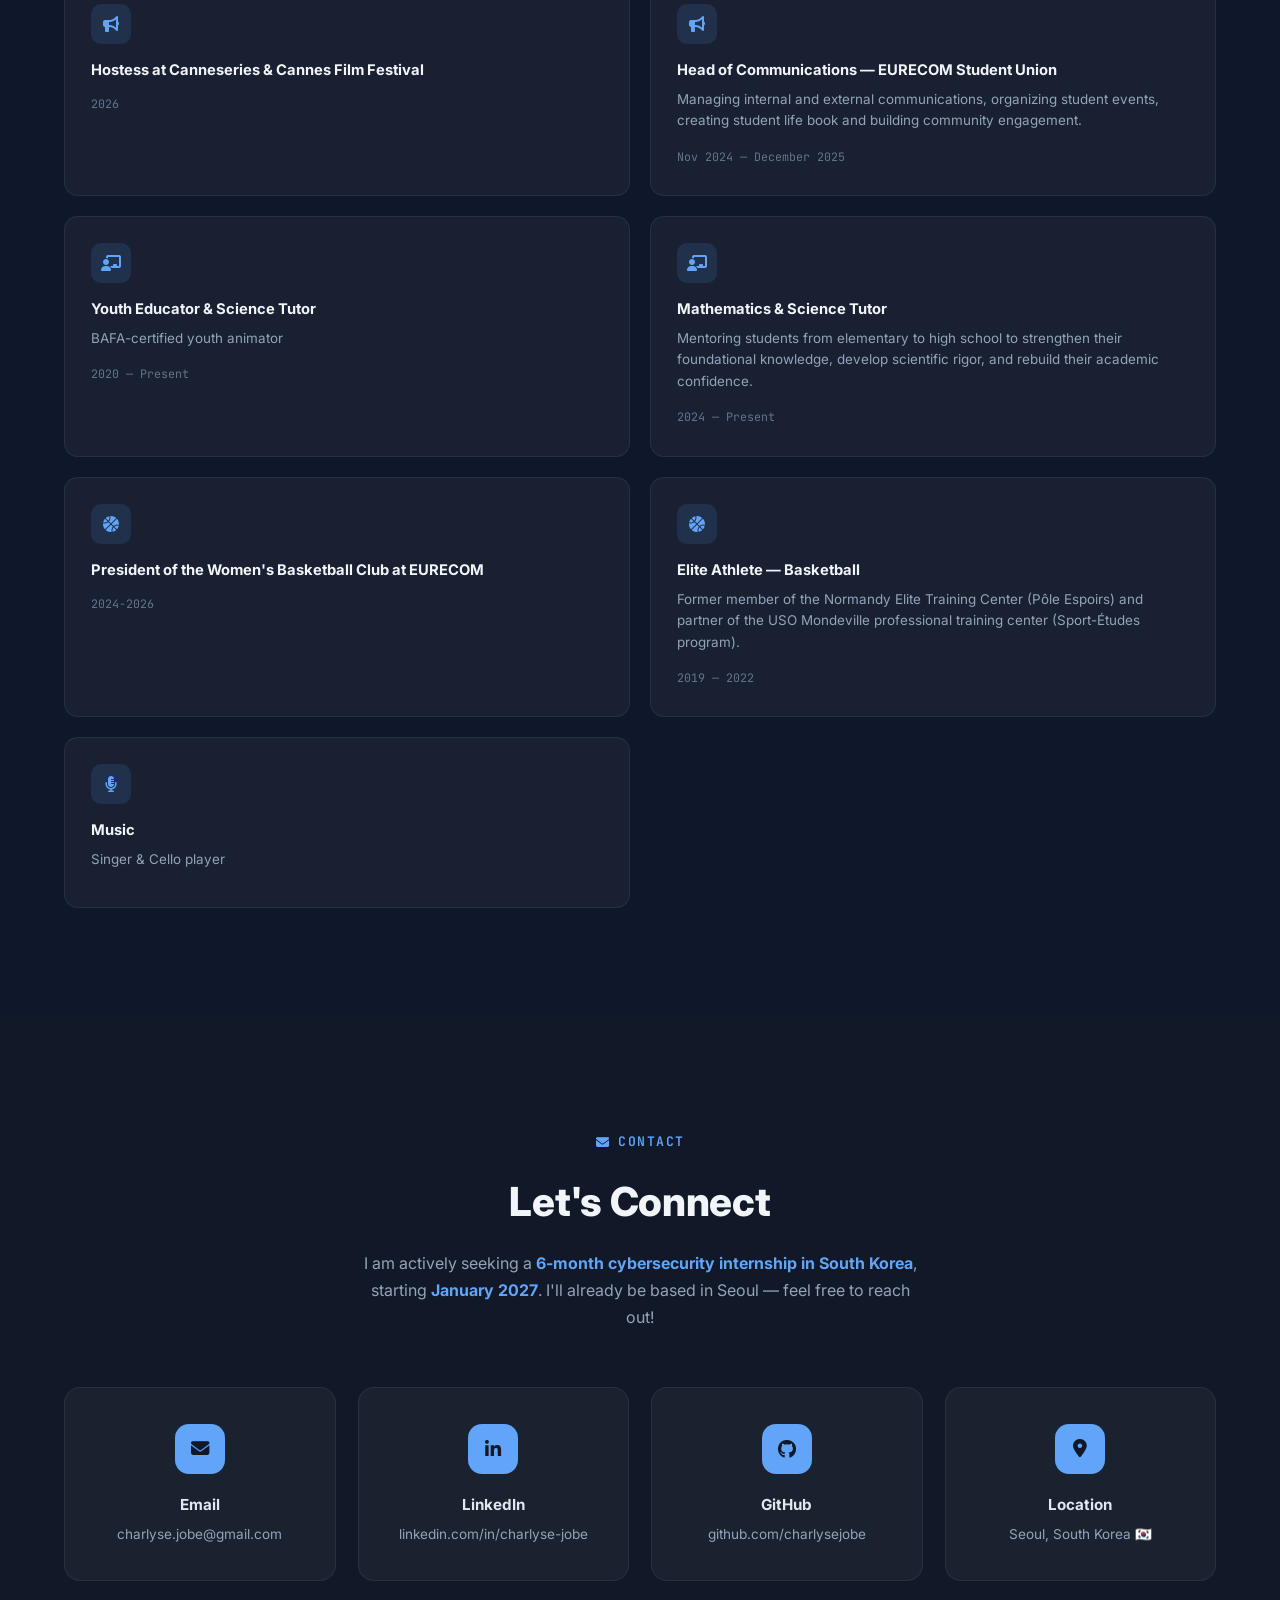
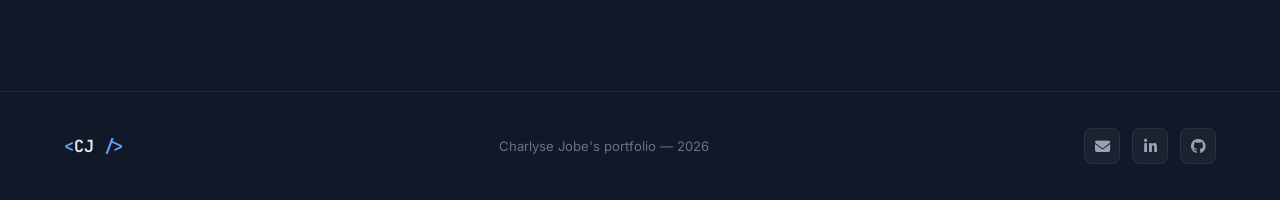
<file: korea.html>
<!DOCTYPE html>
<html lang="en">
<head>
    <meta charset="UTF-8">
    <meta name="viewport" content="width=device-width, initial-scale=1.0">
    <title>Charlyse Jobe — Cybersecurity Engineer Portfolio</title>
    <meta name="description" content="Portfolio of Charlyse Jobe, Cybersecurity Engineering Student at EURECOM. Specializing in malware analysis, reverse engineering, and GRC. Seeking a 6-month internship in South Korea starting January 2027.">
    <link rel="preconnect" href="https://fonts.googleapis.com">
    <link rel="preconnect" href="https://fonts.gstatic.com" crossorigin>
    <link href="https://fonts.googleapis.com/css2?family=Inter:wght@300;400;500;600;700;800;900&family=JetBrains+Mono:wght@400;500;700&display=swap" rel="stylesheet">
    <link rel="stylesheet" href="https://cdnjs.cloudflare.com/ajax/libs/font-awesome/6.5.1/css/all.min.css">
    <link rel="stylesheet" href="style.css">
</head>
<body>
    <canvas id="particle-canvas"></canvas>

    <!-- Navigation -->
    <nav class="navbar" id="navbar">
        <div class="nav-logo">
            <span class="logo-bracket">&lt;</span>CJ<span class="logo-slash"> /</span><span class="logo-bracket">&gt;</span>
        </div>
        <ul class="nav-links">
            <li><a href="#hero" class="nav-link active">Home</a></li>
            <li><a href="#about" class="nav-link">About Me</a></li>
            <li><a href="#projects" class="nav-link">Projects</a></li>
            <li><a href="#skills" class="nav-link">Skills</a></li>
            <li><a href="#education" class="nav-link">Education</a></li>
            <li><a href="#contact" class="nav-link">Contact</a></li>
        </ul>
        <button class="nav-toggle" id="nav-toggle" aria-label="Toggle navigation">
            <span></span><span></span><span></span>
        </button>
    </nav>

    <div class="mobile-menu" id="mobile-menu">
        <ul class="mobile-nav-links">
            <li><a href="#hero" class="mobile-nav-link">Home</a></li>
            <li><a href="#about" class="mobile-nav-link">About</a></li>
            <li><a href="#projects" class="mobile-nav-link">Projects</a></li>
            <li><a href="#skills" class="mobile-nav-link">Skills</a></li>
            <li><a href="#education" class="mobile-nav-link">Education</a></li>
            <li><a href="#contact" class="mobile-nav-link">Contact</a></li>
        </ul>
    </div>

    <!-- Hero Section -->
    <section class="hero" id="hero">
        <div class="hero-content">
            <div class="hero-badge">
                <span class="badge-dot"></span>
                <span>Available for Internship — January 2027</span>
            </div>
            <h1 class="hero-name">
                <span class="hero-greeting">Hello, I'm</span>
                <span class="hero-name-text">Charlyse Jobe</span>
            </h1>
            <div class="hero-title">
                <span class="hero-title-static">Final-year MSc in Cybersecurity Engineering Student</span>
                <span class="hero-title-dynamic" id="typed-text"></span>
                <p class="hero-description">
                at <strong>EURECOM</strong>, currently on exchange at <strong>Yonsei University</strong> in Seoul
                </p>
            </div>
            
            <div class="hero-cta">
                <a href="#projects" class="btn btn-primary">
                    <i class="fas fa-shield-halved"></i>
                    View My Work
                </a>
                <a href="#contact" class="btn btn-outline">
                    <i class="fas fa-paper-plane"></i>
                    Get In Touch
                </a>
                <a href="./Resume_Charlyse_JOBE.pdf" target="_blank" class="btn btn-outline">
                    <i class="fas fa-download"></i>
                    Download my Resume
                </a>
            </div>
        </div>
        <div class="scroll-indicator">
            <div class="mouse"><div class="wheel"></div></div>
            <span>Scroll to explore</span>
        </div>
    </section>

    <!-- About Section -->
    <section class="section" id="about">
        <div class="container">
            <div class="section-header">
                <span class="section-tag"><i class="fas fa-user-shield"></i> About Me</span>
                <h2 class="section-title">Bridging Security & Innovation</h2>
            </div>
            <div class="about-grid">
                <div class="about-text">
                    <!-- Photo -->
                    <img src="./ckjeurecom.jpg" alt="Charlyse Jobe" class="about-photo">
                    
                    <p class="about-intro">
                        I am a <strong>Cybersecurity Engineering student</strong> at EURECOM (Sophia Antipolis, France),
                        one of France's top engineering international schools accredited by the CTI. I am currently on exchange at
                        <strong>Yonsei University in Seoul</strong> (Aug–Dec 2026) and seeking a
                        <strong>6-month internship in South Korea starting January 2027</strong>.
                    </p>
                    <p>
                        My academic journey, from intensive preparatory classes (CPGE MP2I/MPI) at the prestigious Lycée Janson de Sailly
                        to EURECOM's cutting-edge cybersecurity curriculum, has given me a strong foundation in both theoretical
                        computer science and applied security.
                    </p>
                    <p>
                        My objective is to actively <strong>contribute to the protection of your systems and tackle stimulating technical challenges</strong>.
                    </p>

                    <!-- Why South Korea -->
                    <div class="why-korea" data-reveal>
                        <h3><span class="flag-icon">🇰🇷</span> Why South Korea?</h3>
                        <p>
                            South Korea's position as a global tech leader makes it the ideal environment to launch my career in cybersecurity. 
                            My current exchange semester at Yonsei University is a deliberate step in this direction. 
                            Furthermore, having studied Korean to an elementary level (equivalent TOPIK 3) over the past three years gives me a solid foundation for daily life and a deep appreciation for the local culture.
                            While my technical work is conducted in English, this ongoing immersion allows me to seamlessly integrate into a local tech environment and combine my engineering background with the fast-paced innovation of the Korean market.
</p>
                    </div>
                </div>
                <div class="about-card">
                    <div class="terminal-window">
                        <div class="terminal-header">
                            <span class="terminal-dot red"></span>
                            <span class="terminal-dot yellow"></span>
                            <span class="terminal-dot green"></span>
                            <span class="terminal-title">charlyse@portfolio:~</span>
                        </div>
                        <div class="terminal-body">
                            <p><span class="prompt">$</span> cat profile.json</p>
                            <pre><code>{
  "name": "Charlyse Jobe",
  "role": "Cybersecurity Engineer",
  "school": "EURECOM",
  "exchange": "Yonsei University 🇰🇷",
  "location": "Seoul, South Korea",
  "target": "Internship — Jan 2027",
  "duration": "6 months",
  "languages": [
    "French 🇫🇷 (Native)",
    "English 🇬🇧 (Fluent)",
    "Spanish 🇪🇸 (B1)",
    "Korean 🇰🇷 (Intermediate - TOPIK 3 equivalent)"
  ],
  "interests": [
    "Malware Analysis",
    "Pentesting",
    "Reverse Engineering",
    "GRC & Compliance",
    "Network Security"
  ]
}</code></pre>
                        </div>
                    </div>
                </div>
            </div>
        </div>
    </section>

    <!-- Projects Section -->
    <section class="section section-alt" id="projects">
        <div class="container">
            <div class="section-header">
                <span class="section-tag"><i class="fas fa-code"></i> Projects & Experience</span>
                <h2 class="section-title">What I've Built</h2>
                <p class="section-subtitle">A selection of academic and professional projects showcasing my cybersecurity and software engineering skills.</p>
            </div>
            <div class="projects-grid">

                <div class="project-card featured" data-reveal data-modal="modal-malware" style="cursor:pointer">
                    <div class="project-icon"><i class="fas fa-virus"></i></div>
                    <div class="project-badge">Featured</div>
                    <div class="project-date"><i class="far fa-calendar"></i> Jan 2026 — Jun 2026</div>
                    <h3 class="project-title">Static Control Flow Graph (CFG) Recovery from Windows Malware</h3>
                    <p class="project-description">
                        Classified <strong>3,850 Windows malware samples</strong> through static analysis of Control Flow Graphs (CFGs).
                        Leveraged code structure patterns to resist obfuscation techniques using Graph Neural Networks.
                    </p>
                    <div class="project-details">
                        <div class="detail-item"><i class="fa-solid fa-atom"></i><span>Research project</span></div>
                        <div class="detail-item"><i class="fas fa-bullseye"></i><span>Built a classification pipeline resistant to code obfuscation</span></div>
                        <div class="detail-item"><i class="fas fa-brain"></i><span>Implemented GIN (Graph Isomorphism Network) for CFG analysis</span></div>
                        <div class="detail-item"><i class="fas fa-tachometer-alt"></i><span>Optimized processing with Python multiprocessing</span></div>
                    </div>
                    <div class="project-tags">
                        <span class="tag tag-cyber">Python</span>
                        <span class="tag tag-cyber">PyTorch Geometric</span>
                        <span class="tag tag-cyber">angr</span>
                        <span class="tag tag-cyber">Reverse Engineering</span>
                        <span class="tag tag-cyber">GNN</span>
                    </div>
                </div>

                <div class="project-card" data-reveal data-modal="modal-swipefund" style="cursor:pointer">
                    <div class="project-icon"><i class="fas fa-globe"></i></div>
                    <div class="project-date"><i class="far fa-calendar"></i> Mar 2026 — Jun 2026</div>
                    <h3 class="project-title">SwipeFund — Web Application Platform</h3>
                    <p class="project-description">
                        Built a comprehensive web application from scratch in a team of 4 using only vanilla technologies.
                        In charge of the search engine, user interfaces, and technical documentation.
                    </p>
                    <div class="project-details">
                        <div class="detail-item"><i class="fas fa-search"></i><span>Engineered dynamic search & multi-criteria filtering</span></div>
                        <div class="detail-item"><i class="fas fa-universal-access"></i><span>WCAG accessibility & W3C validation</span></div>
                        <div class="detail-item"><i class="fas fa-map"></i><span>Leaflet API for interactive geolocated maps</span></div>
                    </div>
                    <div class="project-tags">
                        <span class="tag tag-dev">HTML5/CSS3</span>
                        <span class="tag tag-dev">Vanilla JS</span>
                        <span class="tag tag-dev">REST API</span>
                        <span class="tag tag-dev">LocalStorage</span>
                        <span class="tag tag-dev">GitLab</span>
                    </div>
                    <a href="https://github.com/charlysejobe/swipe-fund-web-app" target="_blank" rel="noopener" class="project-link"><i class="fab fa-github"></i> View on GitHub</a>
                </div>

                <div class="project-card" data-reveal data-modal="modal-iot" style="cursor:pointer">
                    <div class="project-icon"><i class="fas fa-microchip"></i></div>
                    <div class="project-date"><i class="far fa-calendar"></i> Sep 2024 — Jan 2025</div>
                    <h3 class="project-title">IoT Assistive Device for the Visually Impaired</h3>
                    <p class="project-description">
                        Designed and built an assistive device for visually impaired individuals.
                        Processed real-time hardware streams and integrated haptic and audio feedback
                        for enhanced spatial awareness.
                    </p>
                    <div class="project-details">
                        <div class="detail-item"><i class="fas fa-hand-sparkles"></i><span>Real-time haptic and audio sensory feedback</span></div>
                        <div class="detail-item"><i class="fas fa-camera"></i><span>Camera-based environment processing on Raspberry Pi</span></div>
                    </div>
                    <div class="project-tags">
                        <span class="tag tag-iot">Python</span>
                        <span class="tag tag-iot">Raspberry Pi 4</span>
                        <span class="tag tag-iot">Embedded Systems</span>
                        <span class="tag tag-iot">Camera</span>
                        <span class="tag tag-iot">Haptic Sensors</span>
                    </div>
                </div>

                <div class="project-card" data-reveal data-modal="modal-egm" style="cursor:pointer">
                    <div class="project-icon"><i class="fas fa-chart-line"></i></div>
                    <div class="project-badge badge-work">Internship</div>
                    <div class="project-date"><i class="far fa-calendar"></i> Jun 2025 — Jul 2025</div>
                    <h3 class="project-title">Data Processing & Automation — EGM</h3>
                    <p class="project-description">
                        Internship at EGM, a company specializing in sustainable technologies.
                        Built an automated Python pipeline for sensor data analysis (eNose, Pixelo)
                        with Pandas and Matplotlib, including lab measurements.
                    </p>
                    <div class="project-details">
                        <div class="detail-item"><i class="fas fa-robot"></i><span>Modular data pipeline with Pandas & Matplotlib</span></div>
                        <div class="detail-item"><i class="fas fa-flask"></i><span>Hands-on sensor measurements in the lab</span></div>
                    </div>
                    <div class="project-tags">
                        <span class="tag tag-data">Python</span>
                        <span class="tag tag-data">Pandas</span>
                        <span class="tag tag-data">Matplotlib</span>
                        <span class="tag tag-data">IoT Sensors</span>
                    </div>
                   <a href="https://github.com/charlysejobe/egm_internship" target="_blank" rel="noopener" class="project-link"><i class="fab fa-github"></i> View on GitHub</a>

                </div>
            </div>
        </div>
    </section>

    <!-- Skills Section -->
    <section class="section" id="skills">
        <div class="container">
            <div class="section-header">
                <span class="section-tag"><i class="fas fa-tools"></i> Technical & Soft Skills</span>
                <h2 class="section-title">My Toolkit</h2>
            </div>
            <div class="skills-grid">
                <div class="skill-category" data-reveal>
                    <div class="skill-category-icon"><i class="fas fa-shield-virus"></i></div>
                    <h3>Cybersecurity & Cryptography</h3>
                    <div class="skill-items">
                        <div class="skill-item">
                            <span class="skill-name">Reverse Engineering</span>
                            <div class="skill-tools">Ghidra, angr, x64dbg</div>
                        </div>
                        <div class="skill-item">
                            <span class="skill-name">Web & OS Security</span>
                            <div class="skill-tools">CTF Challenges, Vulnerability Analysis</div>
                        </div>
                        <div class="skill-item">
                            <span class="skill-name">Cryptographic Protocols</span>
                            <div class="skill-tools">PKI, Kerberos</div>
                        </div>
                    </div>
                </div>
                <div class="skill-category" data-reveal>
                    <div class="skill-category-icon"><i class="fas fa-terminal"></i></div>
                    <h3>Programming & Scripting</h3>
                    <div class="skill-items">
                        <div class="skill-item">
                            <span class="skill-name">Proficient</span>
                            <div class="skill-tools">Python, C, Bash, SQL</div>
                        </div>
                        <div class="skill-item">
                            <span class="skill-name">Familiar</span>
                            <div class="skill-tools">OCaml, JavaScript</div>
                        </div>
                    </div>
                </div>
                <div class="skill-category" data-reveal>
                    <div class="skill-category-icon"><i class="fas fa-network-wired"></i></div>
                    <h3>Systems & Networks</h3>
                    <div class="skill-items">
                        <div class="skill-item">
                            <span class="skill-name">Operating Systems</span>
                            <div class="skill-tools">Linux, System Hardening</div>
                        </div>
                        <div class="skill-item">
                            <span class="skill-name">Networking</span>
                            <div class="skill-tools">TCP/IP, DNS, Routing, Wireshark</div>
                        </div>
                    </div>
                </div>
                <div class="skill-category" data-reveal>
                    <div class="skill-category-icon"><i class="fas fa-scale-balanced"></i></div>
                    <h3>Governance, Risk & Compliance</h3>
                    <div class="skill-items">
                        <div class="skill-item">
                            <div class="skill-tools">GDPR Compliance, Privacy Risk Analysis, Legal Aspects of Security,Cloud & Big Data Security</div>
                        </div>
                    </div>
                </div>
            </div>
                    <div class="skills-grid">
                        <div class="skill-category" data-reveal>
                            <div class="skill-category-icon"><i class="fas fa-rocket"></i></div>
                            <h3>Proactivity & Initiative</h3>
                        </div>
                        <div class="skill-category" data-reveal>
                            <div class="skill-category-icon"><i class="fas fa-handshake"></i></div>
                            <h3>Teamwork</h3>
                        </div>
                        <div class="skill-category" data-reveal>
                            <div class="skill-category-icon"><i class="fas fa-compass""></i></div>
                            <h3>Autonomy</h3>
                        </div>
                        <div class="skill-category" data-reveal>
                            <div class="skill-category-icon"><i class="fas fa-magnifying-glass"></i></div>
                            <h3>Analytical Mindset & Technical Curiosity</h3>
                        </div>
                    </div>

                <!-- CTFs & Certifications -->
                <div class="ctf-certs-grid">
                <!-- CTF Profiles -->
                <div class="ctf-section" data-reveal>
                    <h3 class="subsection-title"><i class="fas fa-flag"></i>Capture The Flag</h3>
                    <p class="ctf-intro">Direct application of my cybersecurity coursework through solving CTFs, including participation in the ph0wn workshops and the 2026 ph0wn CTF.</p>
                </div>
            </div>
                <!-- Certifications -->
                <div class="certs-section" data-reveal>
                    <h3 class="subsection-title"><i class="fas fa-certificate"></i> Certifications</h3>
                    <div class="cert-list">
                        <div class="cert-item">
                            <div class="cert-status obtained">Obtained</div>
                            <div>
                                <strong>Handimanagement Label</strong>
                                <span>Companieros — 2025</span>
                            </div>
                        </div>
                    <div class="cert-list">
                        <div class="cert-item">
                            <div class="cert-status obtained">Obtained</div>
                            <div>
                                <strong>TOEIC (900/990)</strong>
                                <span>2025</span>
                            </div>
                        </div>
                    </div>
                </div>
            </div>

            <!-- Languages Spoken -->
            <div class="languages-section">
                <h3 class="languages-title"><i class="fas fa-language"></i> Languages</h3>
                <div class="languages-grid">
                    <div class="language-card" data-reveal>
                        <span class="language-flag">🇫🇷</span>
                        <span class="language-name">French</span>
                        <span class="language-level">Native</span>
                        <div class="language-bar"><div class="language-fill" style="--fill-width: 100%"></div></div>
                    </div>
                    <div class="language-card" data-reveal>
                        <span class="language-flag">🇬🇧</span>
                        <span class="language-name">English</span>
                        <span class="language-level">Fluent</span>
                        <div class="language-bar"><div class="language-fill" style="--fill-width: 90%"></div></div>
                    </div>
                    <div class="language-card" data-reveal>
                        <span class="language-flag">🇪🇸</span>
                        <span class="language-name">Spanish</span>
                        <span class="language-level">Intermediate (B1)</span>
                        <div class="language-bar"><div class="language-fill" style="--fill-width: 50%"></div></div>
                    </div>
                    <div class="language-card" data-reveal>
                        <span class="language-flag">🇰🇷</span>
                        <span class="language-name">Korean</span>
                        <span class="language-level">Intermediate (TOPIK 3 equivalent)</span>
                        <div class="language-bar"><div class="language-fill" style="--fill-width: 30%"></div></div>
                    </div>
                </div>
            </div>
        </div>
    </section>

    <!-- Education Section -->
    <section class="section section-alt" id="education">
        <div class="container">
            <div class="section-header">
                <span class="section-tag"><i class="fas fa-graduation-cap"></i> Education & Activities</span>
                <h2 class="section-title">Academic Journey</h2>
            </div>
            <div class="timeline">
                <div class="timeline-item" data-reveal>
                    <div class="timeline-marker"></div>
                    <div class="timeline-content">
                        <div class="timeline-date">Aug 2026 — Dec 2026</div>
                        <h3>Exchange Semester — Yonsei University</h3>
                        <h4>Seoul, South Korea 🇰🇷</h4>
                        <p>Semester abroad at one of South Korea's top universities (SKY). Studying computer science and AI courses while immersing in Korean culture and language.</p>
                        <div class="timeline-tags">
                            <span class="tag tag-edu">Exchange</span>
                            <span class="tag tag-edu">South Korea</span>
                        </div>
                    </div>
                </div>
                <div class="timeline-item" data-reveal>
                    <div class="timeline-marker"></div>
                    <div class="timeline-content">
                        <div class="timeline-date">Sep 2024 — Present</div>
                        <h3>Engineering Degree in Computer Science</h3>
                        <h4>EURECOM — Sophia Antipolis, France</h4>
                        <p>Specialization in <strong>Cybersecurity</strong>. Admitted through the competitive IMT entrance exam for top French engineering schools. CTI-accredited program combining theoretical foundations with hands-on security training.</p>
                        <div class="timeline-tags">
                            <span class="tag tag-edu">Cybersecurity</span>
                            <span class="tag tag-edu">CTI Accredited</span>
                            <span class="tag tag-edu">IMT Network</span>
                        </div>
                    </div>
                </div>
                <div class="timeline-item" data-reveal>
                    <div class="timeline-marker"></div>
                    <div class="timeline-content">
                        <div class="timeline-date">Sep 2022 — Jul 2024</div>
                        <h3>Preparatory Classes (CPGE) — MP2I / MPI</h3>
                        <h4>Lycée Janson de Sailly — Paris, France</h4>
                        <p>Two-year intensive program in Mathematics, Physics, and Computer Science (MP2I/MPI track). One of France's most selective preparatory schools, focused on rigorous problem-solving and competitive exam preparation.</p>
                        <div class="timeline-tags">
                            <span class="tag tag-edu">Mathematics</span>
                            <span class="tag tag-edu">Computer Science</span>
                            <span class="tag tag-edu">Competitive Track</span>
                        </div>
                    </div>
                </div>
                <div class="timeline-item" data-reveal>
                    <div class="timeline-marker"></div>
                    <div class="timeline-content">
                        <div class="timeline-date">2022</div>
                        <h3>Baccalauréat Général — Highest Honors</h3>
                        <h4>France</h4>
                        <p>Specializations: Mathematics, Physics, Computer Science (NSI), Expert Mathematics. Graduated with <strong>"Mention Très Bien"</strong> (Highest Honors) and <strong>Jury Commendation</strong>.</p>
                        <div class="timeline-tags">
                            <span class="tag tag-edu">Highest Honors</span>
                            <span class="tag tag-edu">Jury Commendation</span>
                        </div>
                    </div>
                </div>
            </div>

            <div class="extra-section">
                <h3 class="extra-title"><i class="fas fa-star"></i> Beyond Academics</h3>
                <div class="extra-grid">
                    <div class="extra-card" data-reveal>
                        <div class="extra-icon"><i class="fas fa-bullhorn"></i></div>
                        <h4>Hostess at Canneseries & Cannes Film Festival</h4>
                        <span class="extra-date">2026</span>
                    </div>
                    <div class="extra-card" data-reveal>
                        <div class="extra-icon"><i class="fas fa-bullhorn"></i></div>
                        <h4>Head of Communications — EURECOM Student Union</h4>
                        <p>Managing internal and external communications, organizing student events, creating student life book and building community engagement.</p>
                        <span class="extra-date">Nov 2024 — December 2025</span>
                    </div>
                    <div class="extra-card" data-reveal>
                        <div class="extra-icon"><i class="fas fa-chalkboard-teacher"></i></div>
                        <h4>Youth Educator & Science Tutor</h4>
                        <p>BAFA-certified youth animator</p>
                        <span class="extra-date">2020 — Present</span>
                    </div>
                    <div class="extra-card" data-reveal>
                        <div class="extra-icon"><i class="fas fa-chalkboard-teacher"></i></div>
                        <h4>Mathematics & Science Tutor</h4>
                        <p>Mentoring students from elementary to high school to strengthen their foundational knowledge, develop scientific rigor, and rebuild their academic confidence.</p>
                        <span class="extra-date">2024 — Present</span>
                    </div>
                    <div class="extra-card" data-reveal>
                        <div class="extra-icon"><i class="fas fa-basketball"></i></div>
                        <h4>President of the Women's Basketball Club at EURECOM</h4>
                        <span class="extra-date">2024-2026</span>
                    </div>
                    <div class="extra-card" data-reveal>
                        <div class="extra-icon"><i class="fas fa-basketball"></i></div>
                        <h4>Elite Athlete — Basketball</h4>
                        <p>Former member of the Normandy Elite Training Center (Pôle Espoirs) and partner of the USO Mondeville professional training center (Sport-Études program).</p>
                        <span class="extra-date">2019 — 2022</span>
                    </div>
                    <div class="extra-card" data-reveal>
                        <div class="extra-icon"><i class="fas fa-microphone-lines"></i></div>
                        <h4>Music</h4>
                        <p>Singer & Cello player</p>

                    </div>
                </div>
            </div>
        </div>
    </section>

    <!-- Contact Section -->
    <section class="section" id="contact">
        <div class="container">
            <div class="section-header">
                <span class="section-tag"><i class="fas fa-envelope"></i> Contact</span>
                <h2 class="section-title">Let's Connect</h2>
                <p class="section-subtitle">
                    I am actively seeking a <strong>6-month cybersecurity internship in South Korea</strong>, starting <strong>January 2027</strong>.
                    I'll already be based in Seoul — feel free to reach out!
                </p>
            </div>
            <div class="contact-grid">
                <a href="mailto:charlyse.jobe@gmail.com" class="contact-card" data-reveal>
                    <div class="contact-icon"><i class="fas fa-envelope"></i></div>
                    <h3>Email</h3>
                    <p>charlyse.jobe@gmail.com</p>
                </a>
                <a href="https://linkedin.com/in/charlyse-jobe" target="_blank" rel="noopener" class="contact-card" data-reveal>
                    <div class="contact-icon"><i class="fab fa-linkedin-in"></i></div>
                    <h3>LinkedIn</h3>
                    <p>linkedin.com/in/charlyse-jobe</p>
                </a>
                <a href="https://github.com/charlysejobe" target="_blank" rel="noopener" class="contact-card" data-reveal>
                    <div class="contact-icon"><i class="fab fa-github"></i></div>
                    <h3>GitHub</h3>
                    <p>github.com/charlysejobe</p>
                </a>
                <div class="contact-card" data-reveal>
                    <div class="contact-icon"><i class="fas fa-map-marker-alt"></i></div>
                    <h3>Location</h3>
                    <p>Seoul, South Korea 🇰🇷</p>
                </div>
            </div>
        </div>
    </section>

    <!-- Footer -->
    <footer class="footer">
        <div class="container">
            <div class="footer-content">
                <div class="footer-logo">
                    <span class="logo-bracket">&lt;</span>CJ<span class="logo-slash"> /</span><span class="logo-bracket">&gt;</span>
                </div>
                <p> Charlyse Jobe's portfolio — 2026</p>
                <div class="footer-links">
                    <a href="mailto:charlyse.jobe@gmail.com" aria-label="Email"><i class="fas fa-envelope"></i></a>
                    <a href="https://linkedin.com/in/charlyse-jobe" target="_blank" rel="noopener" aria-label="LinkedIn"><i class="fab fa-linkedin-in"></i></a>
                    <a href="https://github.com/charlysejobe" target="_blank" rel="noopener" aria-label="GitHub"><i class="fab fa-github"></i></a>
                </div>
            </div>
        </div>
    </footer>

    <!-- Project Detail Modals -->
    <div class="modal-overlay" id="modal-overlay"></div>

    <!-- Modal: Malware Classification -->
    <div class="project-modal" id="modal-malware">
        <button class="modal-close" aria-label="Close"><i class="fas fa-xmark"></i></button>
        <div class="modal-banner">
            <img src="./img-malware.jpg" alt="Malware classification pipeline diagram">
        </div>
        <div class="modal-body">
            <span class="modal-tag">Semester Project — Cybersecurity & AI</span>
            <h2>Static Control Flow Graph (CFG) Recovery from Windows Malware</h2>
            <div class="modal-meta">
                <span><i class="far fa-calendar"></i> Jan 2026 — Jun 2026</span>
                <span><i class="fas fa-school"></i> EURECOM</span>
            </div>

            <div class="modal-section">
                <h3>Context & Challenge</h3>
                <p>Traditional malware detection relies on signature-based methods, which can be easily bypassed through code obfuscation. This project aimed to develop a <strong>classification approach that resists obfuscation</strong> by analyzing the structural properties of malware binaries rather than their raw content.</p>
            </div>

            <div class="modal-section">
                <h3>Approach</h3>
                <ol>
                    <li><strong>Binary Analysis:</strong> Extracted Control Flow Graphs (CFGs) from 3,850 Windows PE malware samples using <em>angr</em>, a powerful reverse engineering framework.</li>
                    <li><strong>Graph Representation:</strong> Converted each CFG into a graph data structure suitable for machine learning, preserving the structural relationships between code blocks.</li>
                    <li><strong>GNN Classification:</strong> Trained a Graph Isomorphism Network (GIN) using PyTorch Geometric to classify malware into families based solely on their CFG structure.</li>
                    <li><strong>Optimization:</strong> Implemented Python multiprocessing to parallelize the binary analysis step, significantly reducing processing time.</li>
                </ol>
            </div>

            <div class="modal-section">
                <h3>Key Results</h3>
                <ul>
                    <li><strong>Data Processing:</strong> Successfully extracted and processed 3,850 static Control Flow Graphs (CFGs) across <strong>235 distinct malware families</strong> using angr</li>
                    <li><strong>Model Architecture:</strong> Designed and trained a 2-layer GIN with Batch Normalization and Global Mean Pooling to handle massive obfuscated graphs without gradient explosion</li>
                    <li><strong>Performance:</strong> Achieved a peak test accuracy of <strong>40.39%</strong> on a highly complex 235-class classification task, successfully converging training loss from 5.32 to 3.15</li>
                    <li><strong>Resilience:</strong> Demonstrated the GIN model's ability to preserve structural density through injective sums, capturing the complex structures of obfuscated malware better than standard GCNs</li>
                </ul>
            </div>

            <div class="modal-section">
                <h3>Tech Stack</h3>
                <div class="modal-tech">
                    <span>Python</span><span>PyTorch Geometric</span><span>angr</span><span>Reverse Engineering</span><span>GNN / GIN</span><span>Multiprocessing</span>
                </div>
            </div>
        </div>
    </div>

    <!-- Modal: SwipeFund -->
    <div class="project-modal" id="modal-swipefund">
        <button class="modal-close" aria-label="Close"><i class="fas fa-xmark"></i></button>
        <div class="modal-banner">
            <img src="./img-swipefund.png" alt="SwipeFund web application homepage">
        </div>
        <div class="modal-body">
            <span class="modal-tag">Web Architecture Project</span>
            <h2>SwipeFund — Web Application Platform</h2>
            <div class="modal-meta">
                <span><i class="far fa-calendar"></i> Mar 2026 — Jun 2026</span>
                <span><i class="fas fa-school"></i> EURECOM</span>
                <a href="https://charlysejobe.github.io/swipe-fund-web-app/" target="_blank" rel="noopener" style="color:var(--accent)"><i class="fas fa-globe"></i> Live Demo</a>
                <a href="https://github.com/charlysejobe/swipe-fund-web-app" target="_blank" rel="noopener" style="color:var(--accent)"><i class="fab fa-github"></i> GitHub</a>
            </div>

            <div class="modal-section">
                <h3>Context & Challenge</h3>
                <p>This was an intensive front-end challenge: our <strong>team of 4</strong> had just a few weeks to build a comprehensive web application from scratch. It was our first time tackling a project of this scale under such strict time constraints.</p>
            </div>

            <div class="modal-section">
                <h3>The Project Scope (Team Effort)</h3>
                <p>To meet the tight deadline, we divided the architecture into distinct modules while ensuring everything integrated seamlessly. As a collective, the application features:</p>
                <ul>
                    <li><strong>Interactive Map:</strong> Integration of the Leaflet API to display geolocated data with custom markers</li>
                    <li><strong>State Management:</strong> A custom local state system using LocalStorage to persist user sessions</li>
                    <li><strong>Accessibility & Quality:</strong> Strict adherence to WCAG guidelines, W3C HTML/CSS validation, and a clean Git workflow</li>
                </ul>
            </div>

            <div class="modal-section">
                <h3>My Specific Contributions</h3>
                <p>While we all collaborated closely on the global front-end architecture, I was specifically in charge of the data discovery features, user views, and final documentation:</p>
                <ul>
                    <li><strong>Advanced Search & Filtering:</strong> Engineered the main search engine, implementing a dynamic tag system and multi-criteria filters using Vanilla JS to allow users to efficiently sort projects</li>
                    <li><strong>User Interfaces:</strong> Developed the "Profile" and "My Projects" pages from scratch, focusing on DOM manipulation and responsive design</li>
                    <li><strong>Technical Documentation:</strong> Managed and authored the final technical report, detailing our architecture, the Git commit mapping, the accessibility assessments, and the carbon footprint estimations</li>
                </ul>
            </div>

            <div class="modal-section">
                <h3>Key Takeaways</h3>
                <p>Delivering a complete, framework-free front-end application in just a few weeks taught me how to <strong>code efficiently under pressure</strong>. It also proved my ability to divide complex tasks within a team of four, integrate my code with my teammates' features, and document our engineering process clearly.</p>
            </div>

            <div class="modal-section">
                <h3>Tech Stack</h3>
                <div class="modal-tech">
                    <span>HTML5</span><span>CSS3</span><span>Vanilla JavaScript</span><span>Leaflet API</span><span>LocalStorage</span><span>GitLab</span><span>WCAG</span>
                </div>
            </div>
        </div>
    </div>

    <!-- Modal: IoT -->
    <div class="project-modal" id="modal-iot">
        <button class="modal-close" aria-label="Close"><i class="fas fa-xmark"></i></button>
        <div class="modal-banner">
            <img src="./img-iot.jpg" alt="Raspberry Pi IoT assistive device prototype">
        </div>
        <div class="modal-body">
            <span class="modal-tag">Semester Project — IoT & Accessibility</span>
            <h2>Assistive Device for the Visually Impaired</h2>
            <div class="modal-meta">
                <span><i class="far fa-calendar"></i> Sep 2024 — Jan 2025</span>
                <span><i class="fas fa-school"></i> EURECOM</span>
            </div>

            <div class="modal-section">
                <h3>Context & Challenge</h3>
                <p>Visually impaired individuals face significant challenges navigating their environment. This project aimed to design a <strong>low-cost, portable assistive device</strong> that could provide real-time spatial feedback using haptic and audio cues.</p>
            </div>

            <div class="modal-section">
                <h3>How It Works</h3>
                <ol>
                    <li><strong>Camera Input:</strong> A camera module connected to a Raspberry Pi 4 captures the environment in real-time</li>
                    <li><strong>Image Processing:</strong> Python scripts analyze the camera feed to detect obstacles and estimate distances</li>
                    <li><strong>Haptic Feedback:</strong> Vibration motors provide directional cues — intensity increases as obstacles get closer</li>
                    <li><strong>Audio Cues:</strong> Complementary audio alerts for critical obstacles or navigation instructions</li>
                </ol>
            </div>

            <div class="modal-section">
                <h3>Hardware Setup</h3>
                <ul>
                    <li>Raspberry Pi 4 (main processing unit)</li>
                    <li>Pi Camera Module (environment capture)</li>
                    <li>Vibration motors (haptic feedback)</li>
                    <li>Breadboard & GPIO wiring</li>
                    <li>Speaker module (audio feedback)</li>
                </ul>
            </div>

            <div class="modal-section">
                <h3>Tech Stack</h3>
                <div class="modal-tech">
                    <span>Python</span><span>Raspberry Pi 4</span><span>Camera Module</span><span>GPIO</span><span>Haptic Sensors</span><span>Embedded Systems</span>
                </div>
            </div>
        </div>
    </div>

    <!-- Modal: EGM -->

    <div class="project-modal" id="modal-egm">
        <button class="modal-close" aria-label="Close"><i class="fas fa-xmark"></i></button>
        <div class="modal-banner">
            <img src="./img-egm.png" alt="EGM intersnhip visuals">
        </div>
        <div class="modal-body">
            <span class="modal-tag">R&D Engineering Internship</span>
            <h2>Data Processing & Automation — EGM</h2>
            <div class="modal-meta">
                <span><i class="far fa-calendar"></i> Jun 2025 — Jul 2025</span>
                <span><i class="fas fa-building"></i> EGM, Sophia Antipolis</span>
            </div>

            <div class="modal-section">
                <h3>Context & Challenge</h3>
                <p>During my internship at EGM, an R&D engineering company specializing in <strong>IoT and sustainable technologies</strong>, I worked with large volumes of data generated by environmental sensors such as the <em>eNose</em> gas detector and <em>Pixelo</em>. The existing evaluation process was highly manual and time-consuming: engineers had to extract data, compute metrics, and format reports by hand.</p>
            </div>

            <div class="modal-section">
                <h3>What I Built</h3>
                <p>To solve this bottleneck, I designed and deployed an automated Python data pipeline:</p>
                <ul>
                    <li><strong>Modular Data Pipeline:</strong> Built a scalable Python architecture (separating configuration parameters from execution scripts) to automatically ingest and parse raw CSV sensor data</li>
                    <li><strong>Data Processing:</strong> Utilized the <em>Pandas</em> library to clean, structure, and manipulate the datasets efficiently</li>
                    <li><strong>Automated Visualizations:</strong> Integrated <em>Matplotlib</em> to automatically compute key metrics (baselines, normalizations, average curves) and generate formatted charts</li>
                    <li><strong>Report Generation:</strong> The script automatically compiles and exports visual reports into designated folders, making them instantly ready for stakeholder review</li>
                </ul>
            </div>

            <div class="modal-section">
                <h3>Lab Work & Hardware Testing</h3>
                <p>Beyond software development, I also performed <strong>hands-on sensor measurements in the laboratory</strong> using the eNose and Pixelo devices. This gave me practical experience with IoT hardware, data acquisition protocols, and the full lifecycle from physical measurement to automated analysis.</p>
            </div>

            <div class="modal-section">
                <h3>Impact</h3>
                <p>The automation tool <strong>significantly reduced manual processing time</strong>, improved data accuracy by eliminating human errors, and allowed the engineering team to focus entirely on advanced analysis rather than tedious data preparation.</p>
            </div>

            <div class="modal-section">
                <h3>Tech Stack</h3>
                <div class="modal-tech">
                    <span>Python</span><span>Pandas</span><span>Matplotlib</span><span>Data Automation</span><span>IoT Sensor Data</span><span>Lab Testing</span>
                </div>
            </div>
        </div>
    </div>

    <script src="script.js"></script>
</body>
</html>
</file>
<file: style.css>
/* =====================================================
   CHARLYSE JOBE — CYBERSECURITY PORTFOLIO
   Design System — Softer & less flashy version
   ===================================================== */

:root {
    /* Colors — lighter dark theme */
    --bg-primary: #111827;
    --bg-secondary: #0f172a;
    --bg-card: rgba(255, 255, 255, 0.04);
    --bg-card-hover: rgba(255, 255, 255, 0.07);
    --bg-glass: rgba(17, 24, 39, 0.88);

    --accent: #60a5fa;
    --accent-soft: rgba(96, 165, 250, 0.12);
    --accent-purple: #a78bfa;
    --accent-green: #34d399;
    --accent-pink: #f472b6;
    --accent-orange: #fbbf24;

    --text-primary: #e2e8f0;
    --text-secondary: #94a3b8;
    --text-muted: #64748b;

    --border-color: rgba(255, 255, 255, 0.07);

    /* Typography */
    --font-main: 'Inter', -apple-system, BlinkMacSystemFont, sans-serif;
    --font-mono: 'JetBrains Mono', 'Fira Code', monospace;

    /* Spacing */
    --section-padding: 110px;
    --container-max: 1200px;

    /* Animation */
    --transition-fast: 0.2s ease;
    --transition-medium: 0.35s ease;
}

/* =====================================================
   Reset & Base
   ===================================================== */
*, *::before, *::after {
    margin: 0;
    padding: 0;
    box-sizing: border-box;
}

html {
    scroll-behavior: smooth;
    font-size: 16px;
    -webkit-font-smoothing: antialiased;
}

body {
    font-family: var(--font-main);
    background: var(--bg-primary);
    color: var(--text-primary);
    line-height: 1.7;
    overflow-x: hidden;
}

::selection {
    background: var(--accent);
    color: var(--bg-primary);
}

a {
    color: var(--accent);
    text-decoration: none;
    transition: color var(--transition-fast);
}

a:hover { color: #93bbfd; }

img { max-width: 100%; display: block; }

/* =====================================================
   Canvas Background
   ===================================================== */
#particle-canvas {
    position: fixed;
    top: 0;
    left: 0;
    width: 100%;
    height: 100%;
    z-index: 0;
    pointer-events: none;
    opacity: 0.5;
}

/* =====================================================
   Container
   ===================================================== */
.container {
    max-width: var(--container-max);
    margin: 0 auto;
    padding: 0 24px;
}

/* =====================================================
   Navigation
   ===================================================== */
.navbar {
    position: fixed;
    top: 0;
    left: 0;
    right: 0;
    z-index: 1000;
    display: flex;
    justify-content: space-between;
    align-items: center;
    padding: 18px 40px;
    transition: all var(--transition-medium);
}

.navbar.scrolled {
    padding: 12px 40px;
    background: var(--bg-glass);
    backdrop-filter: blur(16px);
    -webkit-backdrop-filter: blur(16px);
    border-bottom: 1px solid var(--border-color);
}

.nav-logo {
    font-family: var(--font-mono);
    font-size: 1.3rem;
    font-weight: 700;
    color: var(--text-primary);
    user-select: none;
}

.logo-bracket { color: var(--accent); }
.logo-slash { color: var(--accent-purple); }

.nav-links {
    display: flex;
    list-style: none;
    gap: 4px;
}

.nav-link {
    color: var(--text-secondary);
    font-size: 0.875rem;
    font-weight: 500;
    padding: 8px 14px;
    border-radius: 8px;
    transition: all var(--transition-fast);
    position: relative;
}

.nav-link:hover,
.nav-link.active {
    color: var(--text-primary);
    background: rgba(255, 255, 255, 0.05);
}

.nav-link.active::after {
    content: '';
    position: absolute;
    bottom: 4px;
    left: 50%;
    transform: translateX(-50%);
    width: 16px;
    height: 2px;
    background: var(--accent);
    border-radius: 1px;
}

.nav-toggle {
    display: none;
    flex-direction: column;
    gap: 5px;
    background: none;
    border: none;
    cursor: pointer;
    padding: 5px;
    z-index: 1001;
}

.nav-toggle span {
    display: block;
    width: 22px;
    height: 2px;
    background: var(--text-primary);
    border-radius: 2px;
    transition: all var(--transition-fast);
}

.nav-toggle.active span:nth-child(1) { transform: rotate(45deg) translate(5px, 5px); }
.nav-toggle.active span:nth-child(2) { opacity: 0; }
.nav-toggle.active span:nth-child(3) { transform: rotate(-45deg) translate(5px, -5px); }

.mobile-menu {
    display: none;
    position: fixed;
    top: 0; left: 0; right: 0; bottom: 0;
    background: var(--bg-glass);
    backdrop-filter: blur(24px);
    -webkit-backdrop-filter: blur(24px);
    z-index: 999;
    justify-content: center;
    align-items: center;
    opacity: 0;
    pointer-events: none;
    transition: opacity var(--transition-medium);
}

.mobile-menu.active { opacity: 1; pointer-events: all; }

.mobile-nav-links { list-style: none; text-align: center; }

.mobile-nav-link {
    display: block;
    font-size: 1.4rem;
    font-weight: 600;
    color: var(--text-secondary);
    padding: 14px;
    transition: color var(--transition-fast);
}

.mobile-nav-link:hover { color: var(--accent); }

/* =====================================================
   Hero Section
   ===================================================== */
.hero {
    position: relative;
    min-height: 100vh;
    display: flex;
    flex-direction: column;
    justify-content: center;
    align-items: center;
    padding: 120px 24px 80px;
    z-index: 1;
}

.hero-content { text-align: center; max-width: 780px; }

.hero-badge {
    display: inline-flex;
    align-items: center;
    gap: 10px;
    padding: 7px 18px;
    background: var(--accent-soft);
    border: 1px solid rgba(96, 165, 250, 0.18);
    border-radius: 50px;
    font-size: 0.84rem;
    font-weight: 500;
    color: var(--accent);
    margin-bottom: 28px;
    animation: fadeInDown 0.7s ease forwards;
}

.badge-dot {
    width: 7px;
    height: 7px;
    background: var(--accent-green);
    border-radius: 50%;
    animation: pulse-dot 2s ease-in-out infinite;
}

@keyframes pulse-dot {
    0%, 100% { opacity: 1; }
    50% { opacity: 0.4; }
}

.hero-greeting {
    display: block;
    font-size: 1rem;
    font-weight: 400;
    color: var(--text-secondary);
    letter-spacing: 2px;
    text-transform: uppercase;
    margin-bottom: 8px;
    animation: fadeInUp 0.7s ease 0.15s both;
}

.hero-name-text {
    display: block;
    font-size: clamp(2.6rem, 5.5vw, 4rem);
    font-weight: 800;
    letter-spacing: -0.5px;
    color: #f1f5f9;
    animation: fadeInUp 0.7s ease 0.3s both;
    line-height: 1.15;
}

.hero-title {
    font-size: clamp(1.3rem, 2.8vw, 1.8rem);
    font-weight: 600;
    color: var(--text-secondary);
    margin-top: 10px;
    margin-bottom: 24px;
    animation: fadeInUp 0.7s ease 0.45s both;
    min-height: 2.5em;
}

.hero-title-static { color: var(--text-primary); }
.hero-title-dynamic { color: var(--accent); }


@keyframes blink { 50% { opacity: 0; } }

.hero-description {
    font-size: 1.05rem;
    line-height: 1.8;
    color: var(--text-secondary);
    max-width: 580px;
    margin: 0 auto 36px;
    animation: fadeInUp 0.7s ease 0.6s both;
}

.hero-description strong { color: var(--text-primary); font-weight: 600; }

/* Buttons */
.hero-cta {
    display: flex;
    gap: 14px;
    justify-content: center;
    margin-bottom: 56px;
    animation: fadeInUp 0.7s ease 0.75s both;
}

.btn {
    display: inline-flex;
    align-items: center;
    gap: 9px;
    padding: 12px 24px;
    border-radius: 10px;
    font-size: 0.92rem;
    font-weight: 600;
    cursor: pointer;
    transition: all var(--transition-medium);
    border: none;
    font-family: var(--font-main);
}

.btn-primary {
    background: var(--accent);
    color: var(--bg-primary);
}

.btn-primary:hover {
    transform: translateY(-1px);
    box-shadow: 0 4px 16px rgba(96, 165, 250, 0.2);
    color: var(--bg-primary);
}

.btn-outline {
    background: transparent;
    color: var(--text-primary);
    border: 1px solid var(--border-color);
}

.btn-outline:hover {
    border-color: var(--accent);
    color: var(--accent);
    transform: translateY(-1px);
}

/* Stats */
.hero-stats {
    display: flex;
    justify-content: center;
    gap: 48px;
    animation: fadeInUp 0.7s ease 0.9s both;
}

.stat { text-align: center; }

.stat-number {
    display: block;
    font-size: 1.8rem;
    font-weight: 800;
    color: var(--accent);
    font-family: var(--font-mono);
}

.stat-label {
    display: block;
    font-size: 0.75rem;
    color: var(--text-muted);
    text-transform: uppercase;
    letter-spacing: 0.8px;
    margin-top: 4px;
}

/* Scroll indicator */
.scroll-indicator {
    position: absolute;
    bottom: 36px;
    left: 50%;
    transform: translateX(-50%);
    display: flex;
    flex-direction: column;
    align-items: center;
    gap: 10px;
    animation: fadeInUp 0.7s ease 1.2s both;
}

.scroll-indicator span {
    font-size: 0.7rem;
    color: var(--text-muted);
    letter-spacing: 1.5px;
    text-transform: uppercase;
}

.mouse {
    width: 22px;
    height: 34px;
    border: 2px solid var(--text-muted);
    border-radius: 11px;
    display: flex;
    justify-content: center;
    padding-top: 7px;
}

.wheel {
    width: 3px;
    height: 7px;
    background: var(--accent);
    border-radius: 2px;
    animation: scroll-wheel 2s ease-in-out infinite;
}

@keyframes scroll-wheel {
    0%, 100% { transform: translateY(0); opacity: 1; }
    50% { transform: translateY(7px); opacity: 0.2; }
}

/* =====================================================
   Section Common
   ===================================================== */
.section {
    position: relative;
    padding: var(--section-padding) 0;
    z-index: 1;
}

.section-alt { background: var(--bg-secondary); }

.section-header { text-align: center; margin-bottom: 56px; }

.section-tag {
    display: inline-flex;
    align-items: center;
    gap: 8px;
    font-size: 0.82rem;
    font-weight: 600;
    color: var(--accent);
    text-transform: uppercase;
    letter-spacing: 1.5px;
    margin-bottom: 14px;
    font-family: var(--font-mono);
}

.section-title {
    font-size: clamp(1.8rem, 3.5vw, 2.5rem);
    font-weight: 800;
    color: #f1f5f9;
    margin-bottom: 14px;
    letter-spacing: -0.3px;
}

.section-subtitle {
    font-size: 1rem;
    color: var(--text-secondary);
    max-width: 560px;
    margin: 0 auto;
    line-height: 1.7;
}

.section-subtitle strong { color: var(--accent); }

/* =====================================================
   About
   ===================================================== */
.about-grid {
    display: grid;
    grid-template-columns: 1fr 1fr;
    gap: 56px;
    align-items: start;
}

.about-intro {
    font-size: 1.1rem;
    color: var(--text-primary);
    margin-bottom: 14px;
    line-height: 1.8;
}

.about-text p {
    color: var(--text-secondary);
    margin-bottom: 14px;
    line-height: 1.8;
}

.about-text strong { color: var(--text-primary); }

.about-highlights {
    display: flex;
    flex-direction: column;
    gap: 12px;
    margin-top: 28px;
}

.highlight {
    display: flex;
    align-items: center;
    gap: 14px;
    padding: 14px;
    background: var(--bg-card);
    border: 1px solid var(--border-color);
    border-radius: 10px;
    transition: border-color var(--transition-fast);
}

.highlight:hover { border-color: rgba(255,255,255,0.12); }

.highlight i {
    font-size: 1.15rem;
    color: var(--accent);
    width: 22px;
    text-align: center;
    flex-shrink: 0;
}

.highlight strong {
    display: block;
    color: var(--text-primary);
    font-size: 0.88rem;
}

.highlight span {
    font-size: 0.8rem;
    color: var(--text-muted);
}

/* Terminal */
.terminal-window {
    background: #0d1117;
    border: 1px solid rgba(255, 255, 255, 0.07);
    border-radius: 14px;
    overflow: hidden;
    position: sticky;
    top: 100px;
}

.terminal-header {
    display: flex;
    align-items: center;
    gap: 7px;
    padding: 12px 16px;
    background: rgba(255, 255, 255, 0.02);
    border-bottom: 1px solid rgba(255, 255, 255, 0.05);
}

.terminal-dot { width: 11px; height: 11px; border-radius: 50%; }
.terminal-dot.red { background: #ff5f57; }
.terminal-dot.yellow { background: #febc2e; }
.terminal-dot.green { background: #28c840; }

.terminal-title {
    margin-left: 8px;
    font-size: 0.78rem;
    font-family: var(--font-mono);
    color: var(--text-muted);
}

.terminal-body {
    padding: 22px;
    font-family: var(--font-mono);
    font-size: 0.8rem;
    line-height: 1.7;
}

.terminal-body .prompt { color: var(--accent-green); margin-right: 8px; }
.terminal-body p { color: var(--text-secondary); margin-bottom: 10px; }
.terminal-body pre { margin: 0; }

.terminal-body code {
    color: var(--accent);
    font-family: var(--font-mono);
    font-size: 0.78rem;
    line-height: 1.65;
}

/* =====================================================
   Projects
   ===================================================== */
.projects-grid {
    display: grid;
    grid-template-columns: repeat(2, 1fr);
    gap: 22px;
}

.project-card {
    position: relative;
    background: var(--bg-card);
    border: 1px solid var(--border-color);
    border-radius: 16px;
    padding: 32px;
    transition: all var(--transition-medium);
}

.project-card:hover {
    border-color: rgba(255, 255, 255, 0.12);
    transform: translateY(-2px);
}

.project-card.featured {
    grid-column: 1 / -1;
    background: rgba(96, 165, 250, 0.03);
    border-color: rgba(96, 165, 250, 0.1);
}

.project-icon {
    width: 48px;
    height: 48px;
    display: flex;
    align-items: center;
    justify-content: center;
    background: var(--accent-soft);
    border-radius: 12px;
    font-size: 1.2rem;
    color: var(--accent);
    margin-bottom: 18px;
}

.project-badge {
    position: absolute;
    top: 18px;
    right: 18px;
    padding: 4px 12px;
    background: var(--accent);
    color: var(--bg-primary);
    font-size: 0.68rem;
    font-weight: 700;
    text-transform: uppercase;
    letter-spacing: 0.8px;
    border-radius: 16px;
}

.project-badge.badge-work { background: var(--accent-green); }

.project-date {
    font-size: 0.78rem;
    color: var(--text-muted);
    margin-bottom: 10px;
    font-family: var(--font-mono);
}

.project-date i { margin-right: 5px; }

.project-title {
    font-size: 1.15rem;
    font-weight: 700;
    color: #f1f5f9;
    margin-bottom: 10px;
}

.project-description {
    color: var(--text-secondary);
    font-size: 0.92rem;
    line-height: 1.7;
    margin-bottom: 16px;
}

.project-description strong { color: var(--text-primary); }

.project-details {
    display: flex;
    flex-direction: column;
    gap: 8px;
    margin-bottom: 20px;
}

.detail-item {
    display: flex;
    align-items: flex-start;
    gap: 9px;
    font-size: 0.84rem;
    color: var(--text-secondary);
}

.detail-item i {
    color: var(--accent);
    margin-top: 3px;
    width: 15px;
    text-align: center;
    flex-shrink: 0;
}

.project-tags { display: flex; flex-wrap: wrap; gap: 7px; }

.tag {
    padding: 4px 12px;
    border-radius: 6px;
    font-size: 0.73rem;
    font-weight: 600;
    letter-spacing: 0.3px;
}

.tag-cyber {
    background: rgba(96, 165, 250, 0.08);
    color: var(--accent);
    border: 1px solid rgba(96, 165, 250, 0.12);
}

.tag-dev {
    background: rgba(167, 139, 250, 0.08);
    color: var(--accent-purple);
    border: 1px solid rgba(167, 139, 250, 0.12);
}

.tag-iot {
    background: rgba(52, 211, 153, 0.08);
    color: var(--accent-green);
    border: 1px solid rgba(52, 211, 153, 0.12);
}

.tag-data {
    background: rgba(251, 191, 36, 0.08);
    color: var(--accent-orange);
    border: 1px solid rgba(251, 191, 36, 0.12);
}

.tag-edu {
    background: rgba(244, 114, 182, 0.08);
    color: var(--accent-pink);
    border: 1px solid rgba(244, 114, 182, 0.12);
}

/* =====================================================
   Skills
   ===================================================== */
.skills-grid {
    display: grid;
    grid-template-columns: repeat(2, 1fr);
    gap: 22px;
    margin-bottom: 56px;
}

.skill-category {
    background: var(--bg-card);
    border: 1px solid var(--border-color);
    border-radius: 16px;
    padding: 32px;
    transition: border-color var(--transition-fast);
}

.skill-category:hover { border-color: rgba(255,255,255,0.12); }

/*Soft Skills icon color*/
.skill-category-icon .fa-rocket {
    color: #29D6E6;
}

.skill-category-icon .fa-handshake {
    color: #29D6E6;
}

.skill-category-icon .fa-compass {
    color: #29D6E6;
}

.skill-category-icon .fa-magnifying-glass {
    color: #29D6E6;
}


.skill-category-icon {
    width: 44px;
    height: 44px;
    display: flex;
    align-items: center;
    justify-content: center;
    background: var(--accent-soft);
    border-radius: 10px;
    font-size: 1.1rem;
    color: var(--accent);
    margin-bottom: 18px;
}


.skill-category h3 {
    font-size: 1.05rem;
    font-weight: 700;
    color: #f1f5f9;
    margin-bottom: 18px;
}

.skill-items { display: flex; flex-direction: column; gap: 12px; }

.skill-item {
    padding: 10px 14px;
    background: rgba(255, 255, 255, 0.02);
    border-radius: 8px;
}

.skill-name {
    display: block;
    font-weight: 600;
    font-size: 0.88rem;
    color: var(--text-primary);
    margin-bottom: 3px;
}

.skill-tools {
    font-size: 0.8rem;
    color: var(--text-muted);
    font-family: var(--font-mono);
}

/* Languages */
.languages-title {
    font-size: 1.2rem;
    font-weight: 700;
    color: #f1f5f9;
    margin-bottom: 24px;
    display: flex;
    align-items: center;
    gap: 10px;
}

.languages-title i { color: var(--accent); }

.languages-grid {
    display: grid;
    grid-template-columns: repeat(4, 1fr);
    gap: 18px;
}

.language-card {
    background: var(--bg-card);
    border: 1px solid var(--border-color);
    border-radius: 14px;
    padding: 22px;
    text-align: center;
    transition: border-color var(--transition-fast);
}

.language-card:hover { border-color: rgba(255,255,255,0.12); }

.language-flag { font-size: 2rem; display: block; margin-bottom: 10px; }

.language-name {
    display: block;
    font-weight: 700;
    font-size: 0.92rem;
    color: var(--text-primary);
    margin-bottom: 3px;
}

.language-level {
    display: block;
    font-size: 0.76rem;
    color: var(--text-muted);
    margin-bottom: 12px;
}

.language-bar {
    width: 100%;
    height: 4px;
    background: rgba(255, 255, 255, 0.06);
    border-radius: 2px;
    overflow: hidden;
}

.language-fill {
    height: 100%;
    width: 0;
    background: var(--accent);
    border-radius: 2px;
    transition: width 1s ease;
}

.language-fill.animated { width: var(--fill-width); }

/* =====================================================
   Education / Timeline
   ===================================================== */
.timeline {
    position: relative;
    max-width: 780px;
    margin: 0 auto 72px;
    padding-left: 36px;
}

.timeline::before {
    content: '';
    position: absolute;
    left: 5px;
    top: 6px;
    bottom: 6px;
    width: 2px;
    background: var(--border-color);
}

.timeline-item {
    position: relative;
    margin-bottom: 36px;
}

.timeline-item:last-child { margin-bottom: 0; }

.timeline-marker {
    position: absolute;
    left: -36px;
    top: 6px;
    width: 12px;
    height: 12px;
    background: var(--bg-primary);
    border: 2.5px solid var(--accent);
    border-radius: 50%;
    z-index: 1;
}

.section-alt .timeline-marker { background: var(--bg-secondary); }

.timeline-content {
    background: var(--bg-card);
    border: 1px solid var(--border-color);
    border-radius: 14px;
    padding: 26px;
    transition: border-color var(--transition-fast);
}

.timeline-item:hover .timeline-content { border-color: rgba(255,255,255,0.12); }

.timeline-date {
    font-size: 0.78rem;
    font-family: var(--font-mono);
    color: var(--accent);
    margin-bottom: 6px;
}

.timeline-content h3 {
    font-size: 1.1rem;
    font-weight: 700;
    color: #f1f5f9;
    margin-bottom: 3px;
}

.timeline-content h4 {
    font-size: 0.88rem;
    font-weight: 500;
    color: var(--accent-purple);
    margin-bottom: 10px;
}

.timeline-content p {
    color: var(--text-secondary);
    font-size: 0.88rem;
    line-height: 1.7;
    margin-bottom: 14px;
}

.timeline-content strong { color: var(--text-primary); }

.timeline-tags { display: flex; flex-wrap: wrap; gap: 7px; }

/* Extra-curricular */
.extra-title {
    font-size: 1.2rem;
    font-weight: 700;
    color: #f1f5f9;
    margin-bottom: 24px;
    display: flex;
    align-items: center;
    gap: 10px;
}

.extra-title i { color: var(--accent-orange); }

.extra-grid {
    display: grid;
    grid-template-columns: repeat(2, 1fr);
    gap: 20px;
}

.extra-card {
    background: var(--bg-card);
    border: 1px solid var(--border-color);
    border-radius: 14px;
    padding: 26px;
    transition: border-color var(--transition-fast);
}

.extra-card:hover { border-color: rgba(255,255,255,0.12); }

.extra-icon {
    width: 40px;
    height: 40px;
    display: flex;
    align-items: center;
    justify-content: center;
    background: var(--accent-soft);
    border-radius: 10px;
    font-size: 1rem;
    color: var(--accent);
    margin-bottom: 14px;
}

.extra-card h4 {
    font-size: 0.92rem;
    font-weight: 700;
    color: #f1f5f9;
    margin-bottom: 6px;
}

.extra-card p {
    font-size: 0.84rem;
    color: var(--text-secondary);
    line-height: 1.6;
    margin-bottom: 10px;
}

.extra-date {
    font-size: 0.73rem;
    font-family: var(--font-mono);
    color: var(--text-muted);
}

/* =====================================================
   Contact
   ===================================================== */
.contact-grid {
    display: grid;
    grid-template-columns: repeat(4, 1fr);
    gap: 22px;
}

.contact-card {
    display: flex;
    flex-direction: column;
    align-items: center;
    text-align: center;
    padding: 36px 24px;
    background: var(--bg-card);
    border: 1px solid var(--border-color);
    border-radius: 16px;
    color: var(--text-primary);
    transition: border-color var(--transition-fast);
}

.contact-card:hover {
    border-color: rgba(255,255,255,0.12);
    color: var(--text-primary);
}

.contact-icon {
    width: 50px;
    height: 50px;
    display: flex;
    align-items: center;
    justify-content: center;
    background: var(--accent);
    border-radius: 14px;
    font-size: 1.15rem;
    color: var(--bg-primary);
    margin-bottom: 18px;
}

.contact-card h3 {
    font-size: 0.95rem;
    font-weight: 700;
    margin-bottom: 6px;
}

.contact-card p {
    font-size: 0.85rem;
    color: var(--text-secondary);
    line-height: 1.5;
}

/* =====================================================
   Footer
   ===================================================== */
.footer {
    position: relative;
    z-index: 1;
    padding: 36px 0;
    border-top: 1px solid var(--border-color);
}

.footer-content {
    display: flex;
    justify-content: space-between;
    align-items: center;
}

.footer-content p { font-size: 0.82rem; color: var(--text-muted); }

.footer-logo {
    font-family: var(--font-mono);
    font-size: 1.05rem;
    font-weight: 700;
    color: var(--text-primary);
}

.footer-links { display: flex; gap: 12px; }

.footer-links a {
    width: 36px;
    height: 36px;
    display: flex;
    align-items: center;
    justify-content: center;
    background: var(--bg-card);
    border: 1px solid var(--border-color);
    border-radius: 8px;
    color: var(--text-secondary);
    font-size: 0.95rem;
    transition: all var(--transition-fast);
}

.footer-links a:hover {
    border-color: var(--accent);
    color: var(--accent);
}

/* =====================================================
   Photo (About section)
   ===================================================== */
.about-photo-wrapper {
    margin-bottom: 28px;
}

.about-photo {
    width: 120px;
    height: 120px;
    border-radius: 50%;
    object-fit: cover;
    border: 3px solid var(--border-color);
}

.about-photo-placeholder {
    width: 120px;
    height: 120px;
    border-radius: 50%;
    background: var(--accent-soft);
    border: 3px solid rgba(96, 165, 250, 0.2);
    display: flex;
    align-items: center;
    justify-content: center;
    font-size: 2rem;
    font-weight: 800;
    color: var(--accent);
    font-family: var(--font-mono);
}

/* =====================================================
   Why South Korea
   ===================================================== */
.why-korea {
    margin: 28px 0;
    padding: 24px;
    background: rgba(96, 165, 250, 0.04);
    border: 1px solid rgba(96, 165, 250, 0.1);
    border-radius: 14px;
    border-left: 3px solid var(--accent);
}

.why-korea h3 {
    font-size: 1.05rem;
    font-weight: 700;
    color: #f1f5f9;
    margin-bottom: 10px;
    display: flex;
    align-items: center;
    gap: 8px;
}

.flag-icon {
    font-size: 1.2rem;
}

.why-korea p {
    color: var(--text-secondary);
    font-size: 0.9rem;
    line-height: 1.8;
    margin-bottom: 0;
}

/* =====================================================
   Project Links
   ===================================================== */
.project-link {
    display: inline-flex;
    align-items: center;
    gap: 7px;
    margin-top: 16px;
    font-size: 0.82rem;
    font-weight: 600;
    color: var(--accent);
    transition: opacity var(--transition-fast);
}

.project-link:hover {
    opacity: 0.8;
}

.project-link i {
    font-size: 0.95rem;
}

/* =====================================================
   CTF & Certifications
   ===================================================== */
.ctf-certs-grid {
    display: grid;
    grid-template-columns: 1fr 1fr;
    gap: 22px;
    margin-bottom: 56px;
}

.subsection-title {
    font-size: 1.05rem;
    font-weight: 700;
    color: #f1f5f9;
    margin-bottom: 16px;
    display: flex;
    align-items: center;
    gap: 9px;
}

.subsection-title i {
    color: var(--accent);
    font-size: 0.95rem;
}

.ctf-section,
.certs-section {
    background: var(--bg-card);
    border: 1px solid var(--border-color);
    border-radius: 16px;
    padding: 28px;
}

.ctf-intro {
    font-size: 0.85rem;
    color: var(--text-secondary);
    margin-bottom: 16px;
    line-height: 1.6;
}

.ctf-platforms {
    display: flex;
    flex-direction: column;
    gap: 10px;
}

.ctf-card {
    display: flex;
    align-items: center;
    gap: 14px;
    padding: 12px 14px;
    background: rgba(255, 255, 255, 0.02);
    border: 1px solid var(--border-color);
    border-radius: 10px;
    color: var(--text-primary);
    transition: border-color var(--transition-fast);
    text-decoration: none;
}

.ctf-card:hover {
    border-color: rgba(255,255,255,0.14);
    color: var(--text-primary);
}

.ctf-logo {
    font-size: 1.4rem;
    flex-shrink: 0;
}

.ctf-card strong {
    display: block;
    font-size: 0.88rem;
    color: var(--text-primary);
    margin-bottom: 2px;
}

.ctf-card span {
    font-size: 0.78rem;
    color: var(--text-muted);
    font-family: var(--font-mono);
}

.cert-list {
    display: flex;
    flex-direction: column;
    gap: 12px;
}

.cert-item {
    display: flex;
    align-items: center;
    gap: 14px;
    padding: 12px 14px;
    background: rgba(255, 255, 255, 0.02);
    border-radius: 10px;
}

.cert-status {
    padding: 3px 10px;
    border-radius: 5px;
    font-size: 0.68rem;
    font-weight: 700;
    text-transform: uppercase;
    letter-spacing: 0.5px;
    white-space: nowrap;
    flex-shrink: 0;
}

.cert-status.in-progress {
    background: rgba(251, 191, 36, 0.1);
    color: var(--accent-orange);
    border: 1px solid rgba(251, 191, 36, 0.15);
}

.cert-status.obtained {
    background: rgba(52, 211, 153, 0.1);
    color: var(--accent-green);
    border: 1px solid rgba(52, 211, 153, 0.15);
}

.cert-item strong {
    display: block;
    font-size: 0.88rem;
    color: var(--text-primary);
    margin-bottom: 2px;
}

.cert-item span {
    font-size: 0.78rem;
    color: var(--text-muted);
}

/* =====================================================
   Animations
   ===================================================== */
@keyframes fadeInUp {
    from { opacity: 0; transform: translateY(20px); }
    to { opacity: 1; transform: translateY(0); }
}

@keyframes fadeInDown {
    from { opacity: 0; transform: translateY(-16px); }
    to { opacity: 1; transform: translateY(0); }
}

[data-reveal] {
    opacity: 0;
    transform: translateY(20px);
    transition: all 0.5s ease;
}

[data-reveal].revealed {
    opacity: 1;
    transform: translateY(0);
}

/* =====================================================
   Responsive
   ===================================================== */
@media (max-width: 1024px) {
    :root { --section-padding: 80px; }
    .about-grid { grid-template-columns: 1fr; gap: 36px; }
    .terminal-window { position: static; }
    .projects-grid { grid-template-columns: 1fr; }
    .project-card.featured { grid-column: 1; }
    .skills-grid { grid-template-columns: 1fr; }
    .languages-grid { grid-template-columns: repeat(2, 1fr); }
    .ctf-certs-grid { grid-template-columns: 1fr; }
    .contact-grid { grid-template-columns: repeat(2, 1fr); }
}

@media (max-width: 768px) {
    :root { --section-padding: 64px; }
    .navbar { padding: 14px 20px; }
    .navbar.scrolled { padding: 12px 20px; }
    .nav-links { display: none; }
    .nav-toggle { display: flex; }
    .mobile-menu { display: flex; }
    .hero { padding: 100px 20px 80px; }
    .hero-stats { flex-direction: column; gap: 20px; }
    .hero-cta { flex-direction: column; align-items: center; }
    .contact-grid { grid-template-columns: 1fr; }
    .extra-grid { grid-template-columns: 1fr; }
    .about-photo-placeholder, .about-photo { width: 100px; height: 100px; font-size: 1.6rem; }
    .footer-content { flex-direction: column; gap: 14px; text-align: center; }
    .scroll-indicator { display: none; }
}

@media (max-width: 480px) {
    .languages-grid { grid-template-columns: 1fr 1fr; }
    .hero-name-text { font-size: 2.2rem; }
    .section-title { font-size: 1.7rem; }
}

/* =====================================================
   Project Detail Modals
   ===================================================== */
.modal-overlay {
    display: none;
    position: fixed;
    top: 0; left: 0; right: 0; bottom: 0;
    background: rgba(0, 0, 0, 0.7);
    backdrop-filter: blur(4px);
    -webkit-backdrop-filter: blur(4px);
    z-index: 2000;
    opacity: 0;
    transition: opacity 0.3s ease;
}

.modal-overlay.active {
    display: block;
    opacity: 1;
}

.project-modal {
    display: none;
    position: fixed;
    top: 0; right: 0; bottom: 0;
    width: 100%;
    max-width: 720px;
    background: var(--bg-primary);
    z-index: 2001;
    overflow-y: auto;
    transform: translateX(100%);
    transition: transform 0.35s cubic-bezier(0.4, 0, 0.2, 1);
    border-left: 1px solid var(--border-color);
}

.project-modal.active {
    display: block;
    transform: translateX(0);
}

.modal-close {
    position: sticky;
    top: 16px;
    float: right;
    margin: 16px 16px 0 0;
    width: 40px;
    height: 40px;
    display: flex;
    align-items: center;
    justify-content: center;
    background: rgba(0, 0, 0, 0.5);
    backdrop-filter: blur(8px);
    border: 1px solid var(--border-color);
    border-radius: 10px;
    color: var(--text-primary);
    font-size: 1.1rem;
    cursor: pointer;
    z-index: 10;
    transition: all var(--transition-fast);
}

.modal-close:hover {
    background: rgba(255, 255, 255, 0.1);
    border-color: var(--accent);
    color: var(--accent);
}

.modal-banner {
    width: 100%;
    aspect-ratio: 16/9;
    overflow: hidden;
    background: var(--bg-secondary);
}

.modal-banner img {
    width: 100%;
    height: 100%;
    object-fit: cover;
}

.modal-body {
    padding: 36px 40px 60px;
}

.modal-tag {
    display: inline-block;
    font-size: 0.75rem;
    font-weight: 600;
    color: var(--accent);
    text-transform: uppercase;
    letter-spacing: 1px;
    margin-bottom: 10px;
    font-family: var(--font-mono);
}

.modal-body h2 {
    font-size: 1.6rem;
    font-weight: 800;
    color: #f1f5f9;
    margin-bottom: 16px;
    line-height: 1.3;
}

.modal-meta {
    display: flex;
    gap: 20px;
    margin-bottom: 32px;
    flex-wrap: wrap;
}

.modal-meta span {
    display: inline-flex;
    align-items: center;
    gap: 7px;
    font-size: 0.82rem;
    color: var(--text-muted);
    font-family: var(--font-mono);
}

.modal-meta i {
    color: var(--accent);
    font-size: 0.85rem;
}

.modal-section {
    margin-bottom: 28px;
}

.modal-section h3 {
    font-size: 1.05rem;
    font-weight: 700;
    color: #f1f5f9;
    margin-bottom: 12px;
    padding-bottom: 8px;
    border-bottom: 1px solid var(--border-color);
}

.modal-section p {
    color: var(--text-secondary);
    font-size: 0.9rem;
    line-height: 1.8;
    margin-bottom: 10px;
}

.modal-section strong {
    color: var(--text-primary);
}

.modal-section em {
    color: var(--accent);
    font-style: normal;
    font-family: var(--font-mono);
    font-size: 0.85em;
}

.modal-section ul,
.modal-section ol {
    padding-left: 20px;
    margin-bottom: 10px;
}

.modal-section li {
    color: var(--text-secondary);
    font-size: 0.88rem;
    line-height: 1.7;
    margin-bottom: 8px;
}

.modal-section li strong {
    color: var(--text-primary);
}

.modal-tech {
    display: flex;
    flex-wrap: wrap;
    gap: 8px;
}

.modal-tech span {
    padding: 5px 14px;
    background: var(--accent-soft);
    color: var(--accent);
    font-size: 0.78rem;
    font-weight: 600;
    border-radius: 6px;
    border: 1px solid rgba(96, 165, 250, 0.12);
}

/* Modal image gallery (2x2 grid) */
.modal-gallery {
    display: grid;
    grid-template-columns: 1fr 1fr;
    gap: 10px;
    margin-bottom: 28px;
}

.modal-gallery img {
    width: 100%;
    height: 180px;
    object-fit: cover;
    border-radius: 10px;
    border: 1px solid var(--border-color);
    background: var(--bg-secondary);
}

/* Click hint on project cards */
.project-card[data-modal]::after {
    content: 'Click to see details →';
    display: block;
    margin-top: 16px;
    font-size: 0.78rem;
    color: var(--text-muted);
    font-style: italic;
    transition: color var(--transition-fast);
}

.project-card[data-modal]:hover::after {
    color: var(--accent);
}

/* Modal responsive */
@media (max-width: 768px) {
    .project-modal {
        max-width: 100%;
    }
    .modal-body {
        padding: 28px 24px 48px;
    }
    .modal-body h2 {
        font-size: 1.3rem;
    }
}

/* Prevent body scroll when modal open */
body.modal-open {
    overflow: hidden;
}
</file>
